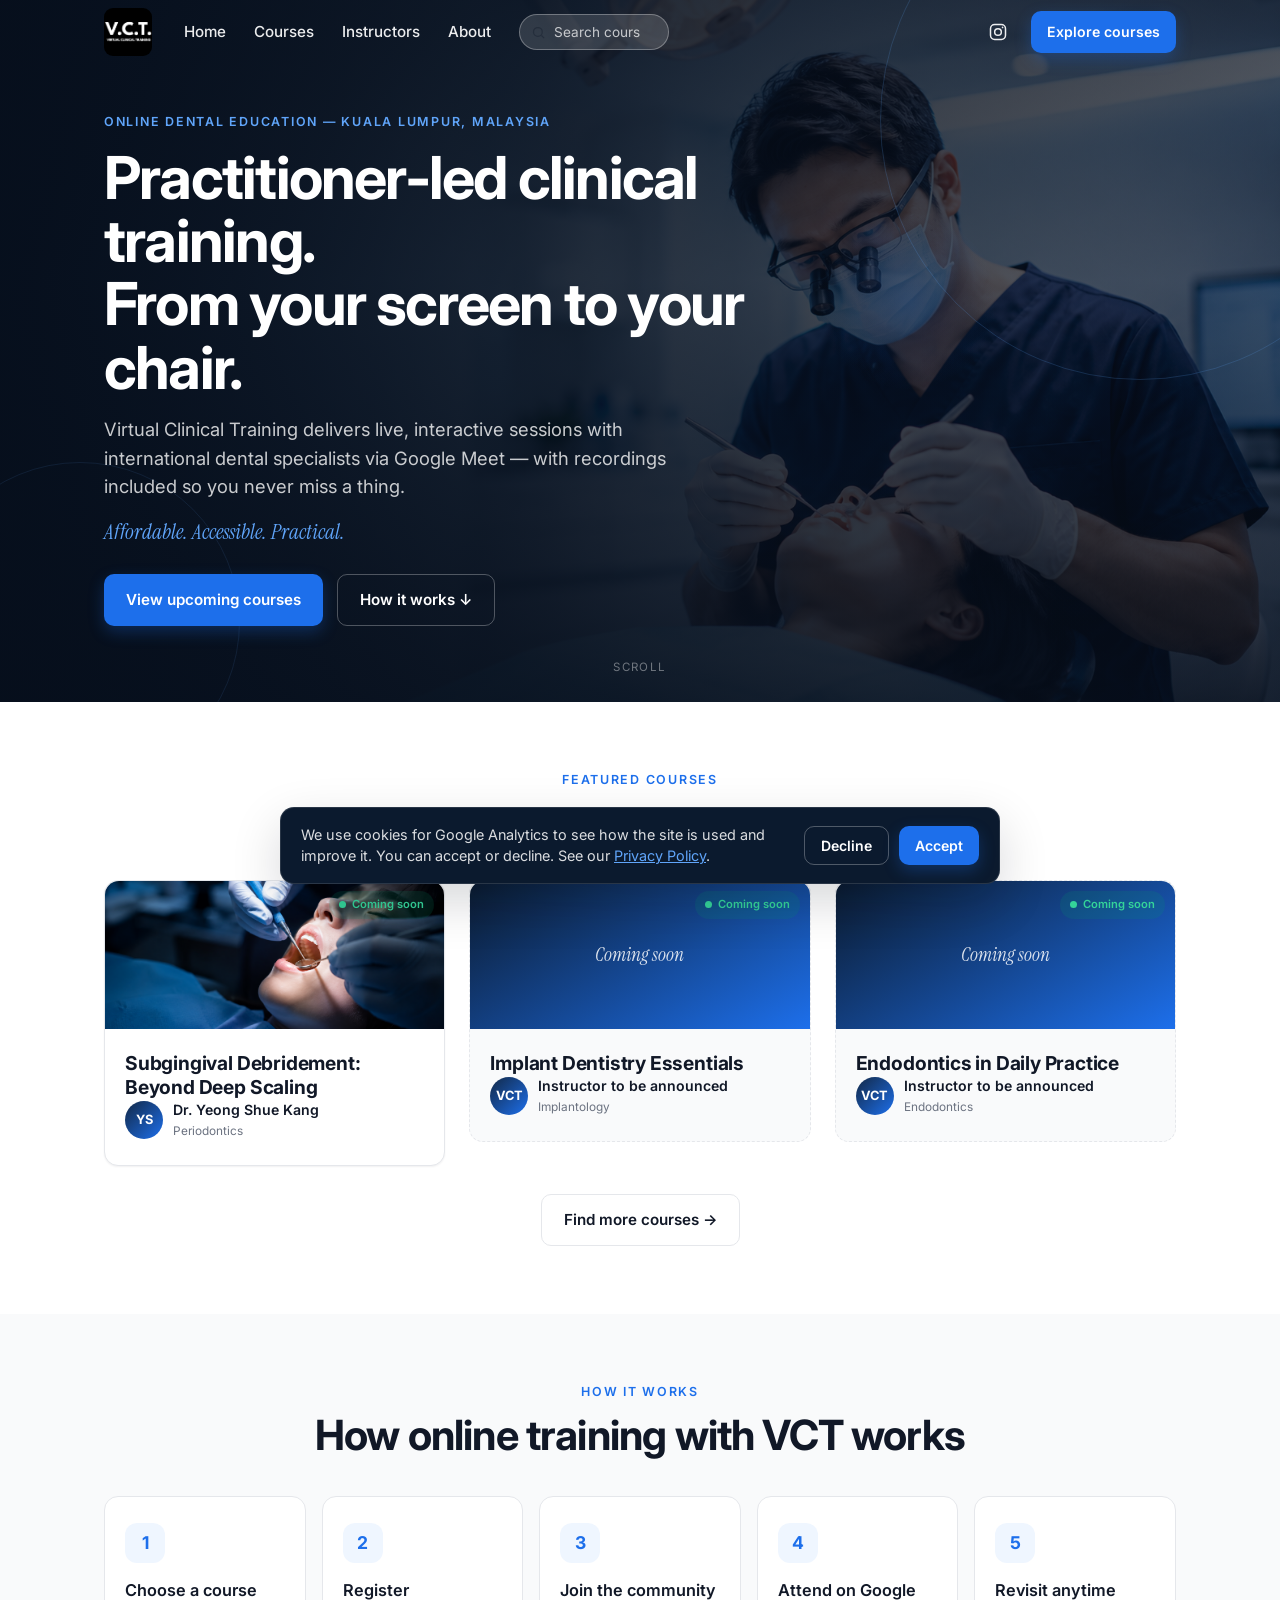
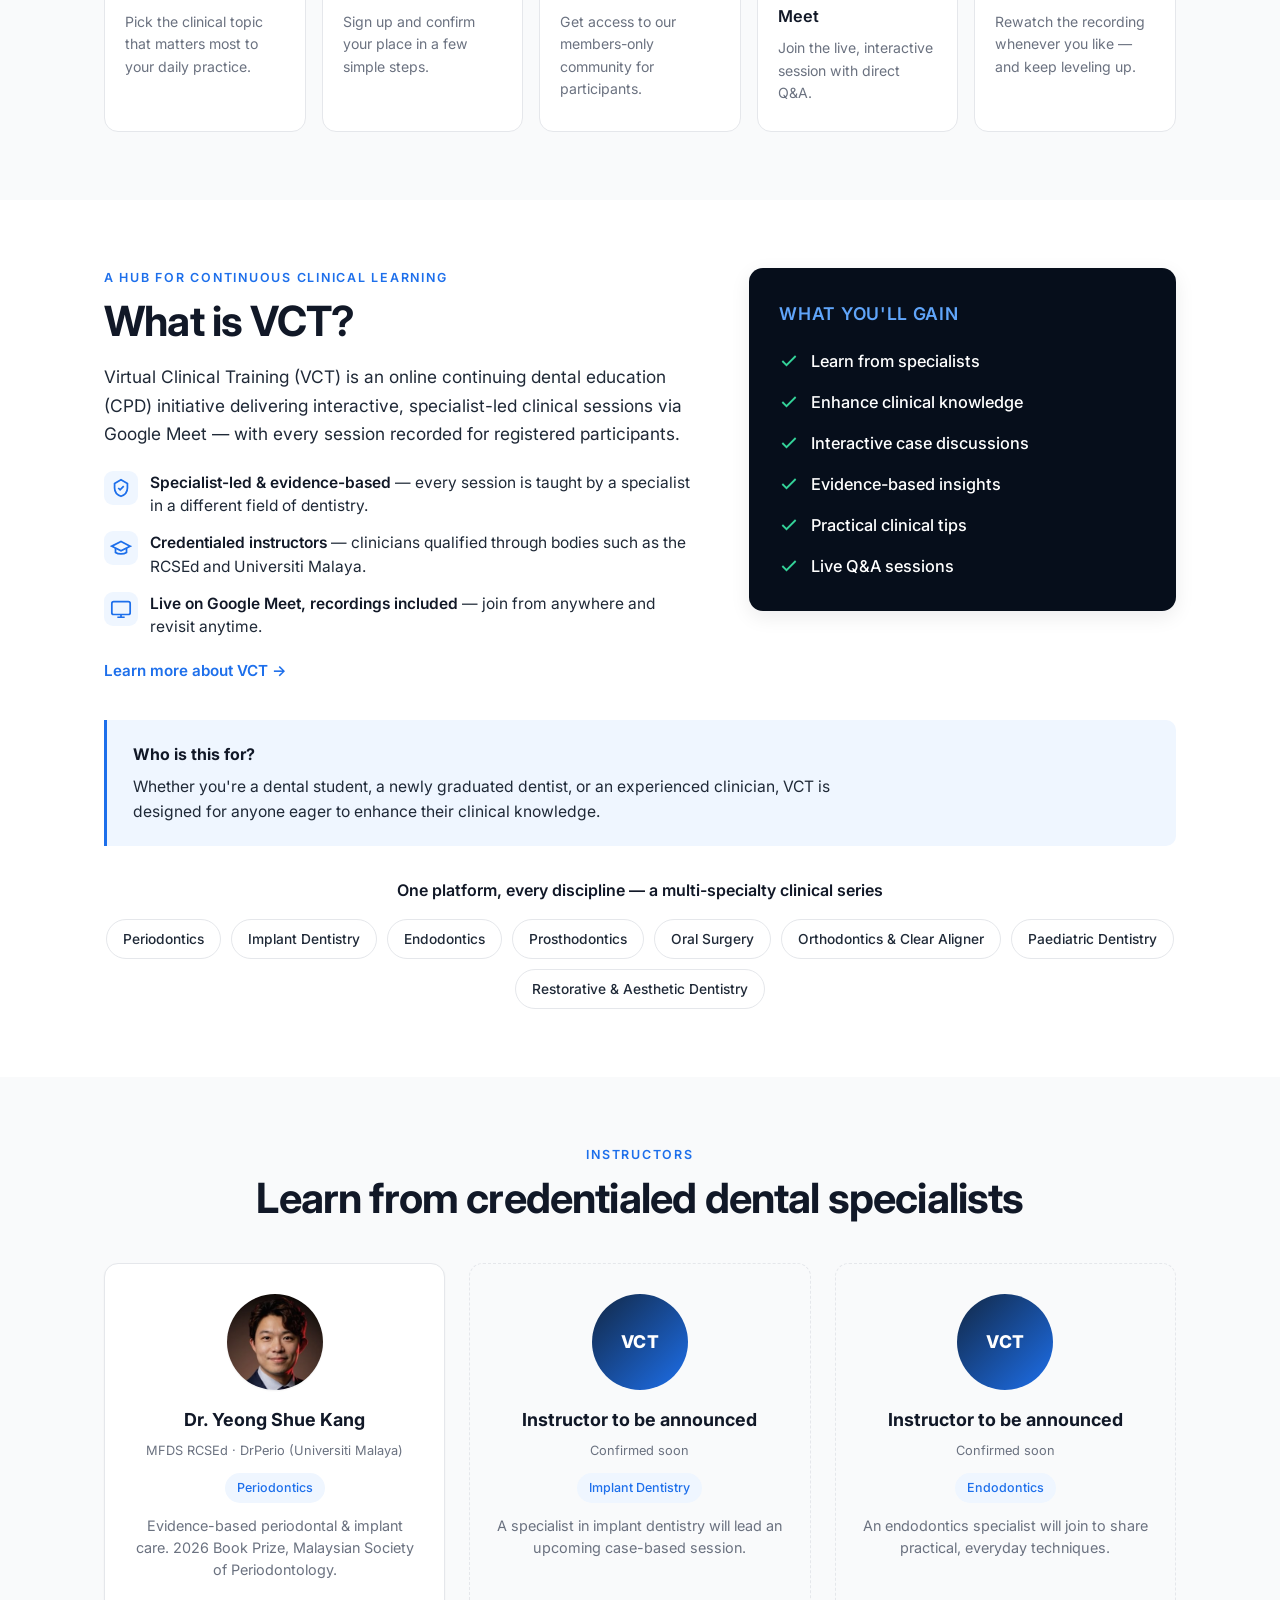
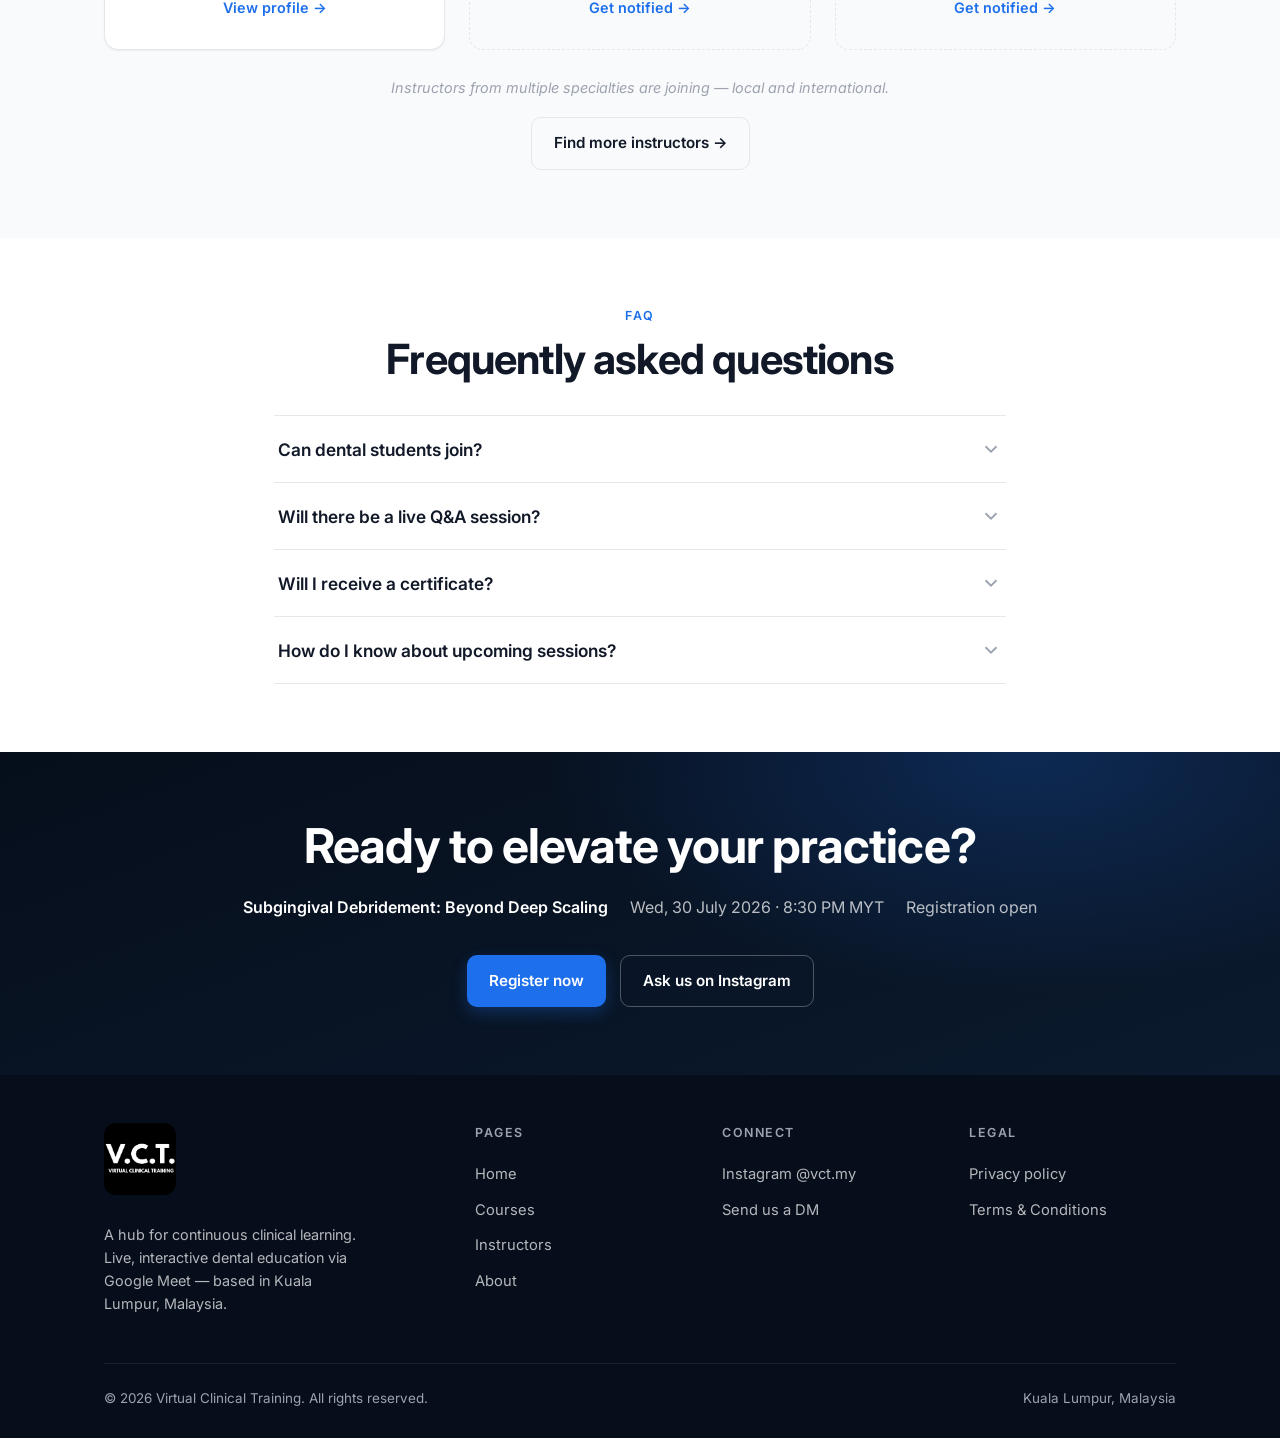
<file: index.html>
<!DOCTYPE html>
<html lang="en">
<head>
  <meta charset="UTF-8">
  <meta name="viewport" content="width=device-width, initial-scale=1.0">
  <meta name="robots" content="noindex, nofollow"><!-- Prototype: keep out of search until the real WordPress site launches -->
  <title>Virtual Clinical Training — Practitioner-led online dental education | Kuala Lumpur</title>
  <meta name="description" content="Virtual Clinical Training delivers live, interactive dental training with international specialists via Google Meet. Affordable, accessible and practical — recordings included.">
  <link rel="canonical" href="https://virtualclinicaltraining.example/">
  <link rel="icon" href="images/brand-logo.png" type="image/png">

  <!-- Open Graph -->
  <meta property="og:type" content="website">
  <meta property="og:title" content="Virtual Clinical Training — Practitioner-led online dental education">
  <meta property="og:description" content="Live, interactive clinical training with international dental specialists via Google Meet. Recordings included.">
  <meta property="og:image" content="https://virtualclinicaltraining.example/og-image.jpg">
  <meta property="og:url" content="https://virtualclinicaltraining.example/">

  <!-- Fonts -->
  <link rel="preconnect" href="https://fonts.googleapis.com">
  <link rel="preconnect" href="https://fonts.gstatic.com" crossorigin>
  <link href="https://fonts.googleapis.com/css2?family=Inter:wght@400;500;600;700;800&family=Instrument+Serif:ital@0;1&display=swap" rel="stylesheet">

  <link rel="stylesheet" href="style.css">

  <!-- Structured data: Organization + WebSite + EducationalOrganization -->
  <script type="application/ld+json">
  {
    "@context": "https://schema.org",
    "@graph": [
      {
        "@type": "EducationalOrganization",
        "@id": "https://virtualclinicaltraining.example/#org",
        "name": "Virtual Clinical Training",
        "alternateName": "V.C.T.",
        "url": "https://virtualclinicaltraining.example/",
        "email": "virtualclinicaltraining@gmail.com",
        "sameAs": ["https://www.instagram.com/vct.my/"],
        "address": {
          "@type": "PostalAddress",
          "addressLocality": "Kuala Lumpur",
          "addressCountry": "Malaysia"
        },
        "description": "Virtual Clinical Training delivers live, interactive online dental education with international specialists via Google Meet."
      },
      {
        "@type": "WebSite",
        "@id": "https://virtualclinicaltraining.example/#website",
        "url": "https://virtualclinicaltraining.example/",
        "name": "Virtual Clinical Training",
        "publisher": { "@id": "https://virtualclinicaltraining.example/#org" }
      }
    ]
  }
  </script>

  <!-- Structured data: FAQPage -->
  <script type="application/ld+json">
  {
    "@context": "https://schema.org",
    "@type": "FAQPage",
    "mainEntity": [
      {
        "@type": "Question",
        "name": "Can dental students join?",
        "acceptedAnswer": { "@type": "Answer", "text": "Absolutely. VCT is designed for both dental students and dentists. You'll gain early exposure to real clinical discussions, learn from experienced specialists, and build a stronger foundation in evidence-based dentistry." }
      },
      {
        "@type": "Question",
        "name": "Will there be a live Q&A session?",
        "acceptedAnswer": { "@type": "Answer", "text": "Yes. Every VCT session includes a live Q&A where you can interact directly and join the discussion with our invited speaker." }
      },
      {
        "@type": "Question",
        "name": "Will I receive a certificate?",
        "acceptedAnswer": { "@type": "Answer", "text": "Yes. An e-certificate is awarded to eligible participants after the session, subject to meeting the minimum attendance requirement and completing the post-session evaluation." }
      },
      {
        "@type": "Question",
        "name": "How do I know about upcoming sessions?",
        "acceptedAnswer": { "@type": "Answer", "text": "Follow us on Instagram @vct.my and stay tuned for announcements on new speakers and topics." }
      }
    ]
  }
  </script>

  <!-- Structured data: featured Course + Event -->
  <script type="application/ld+json">
  {
    "@context": "https://schema.org",
    "@type": "Course",
    "name": "Subgingival Debridement: Beyond Deep Scaling",
    "description": "A live, interactive online session exploring subgingival debridement beyond the concept of deep scaling — covering common mistakes, step-by-step clinical approaches, re-evaluation strategies, and practical tips for long-term periodontal stability.",
    "url": "https://virtualclinicaltraining.example/course-subgingival-debridement.html",
    "inLanguage": "en",
    "provider": { "@id": "https://virtualclinicaltraining.example/#org" },
    "hasCourseInstance": {
      "@type": "CourseInstance",
      "courseMode": "online",
      "eventAttendanceMode": "https://schema.org/OnlineEventAttendanceMode",
      "startDate": "2026-07-30T20:30:00+08:00",
      "endDate": "2026-07-30T22:30:00+08:00",
      "location": {
        "@type": "VirtualLocation",
        "url": "https://meet.google.com/"
      },
      "instructor": {
        "@type": "Person",
        "name": "Dr. Yeong Shue Kang",
        "jobTitle": "Periodontist",
        "alumniOf": "Universiti Malaya"
      }
    }
  }
  </script>
</head>
<body>

  <!-- ============================ HEADER ============================ -->
  <header class="site-header at-top" id="header">
    <div class="container">
      <a href="index.html" class="logo" aria-label="Virtual Clinical Training home">
        <img src="images/brand-logo.png" alt="Virtual Clinical Training (V.C.T.)" class="logo-img" width="48" height="48">
      </a>

      <nav class="nav" aria-label="Primary">
        <a href="index.html">Home</a>
        <a href="courses.html">Courses</a>
        <a href="instructors.html">Instructors</a>
        <a href="about.html">About</a>
        <form class="nav-search" role="search" action="courses.html" method="get">
          <svg class="search-ic" viewBox="0 0 24 24" fill="none" stroke="currentColor" stroke-width="2" aria-hidden="true"><circle cx="11" cy="11" r="7"/><path d="M21 21l-4.3-4.3"/></svg>
          <input type="search" name="q" placeholder="Search courses" aria-label="Search courses">
        </form>
      </nav>

      <div class="header-actions">
        <a href="https://www.instagram.com/vct.my/" target="_blank" rel="noopener" class="icon-btn desktop-only" aria-label="Instagram">
          <svg viewBox="0 0 24 24" fill="none" stroke="currentColor" stroke-width="1.8"><rect x="3" y="3" width="18" height="18" rx="5"/><circle cx="12" cy="12" r="4"/><circle cx="17.5" cy="6.5" r="1" fill="currentColor" stroke="none"/></svg>
        </a>
        <a href="courses.html" class="btn btn-primary btn-sm">Explore courses</a>
      </div>

      <button class="hamburger" id="hamburger" aria-label="Open menu">
        <svg viewBox="0 0 24 24" fill="none" stroke="currentColor" stroke-width="2"><line x1="4" y1="7" x2="20" y2="7"/><line x1="4" y1="12" x2="20" y2="12"/><line x1="4" y1="17" x2="20" y2="17"/></svg>
      </button>
    </div>
  </header>

  <!-- Mobile nav drawer -->
  <div class="mobile-nav" id="mobileNav">
    <div class="mobile-nav-head">
      <span class="logo"><img src="images/brand-logo.png" alt="Virtual Clinical Training (V.C.T.)" class="logo-img" width="44" height="44"></span>
      <button class="icon-btn" id="mobileClose" aria-label="Close menu">
        <svg viewBox="0 0 24 24" fill="none" stroke="currentColor" stroke-width="2"><line x1="6" y1="6" x2="18" y2="18"/><line x1="18" y1="6" x2="6" y2="18"/></svg>
      </button>
    </div>
    <ul>
      <li><a href="index.html">Home</a></li>
      <li><a href="courses.html">Courses</a></li>
      <li><a href="instructors.html">Instructors</a></li>
      <li><a href="about.html">About</a></li>
    </ul>
    <form class="mobile-search" role="search" action="courses.html" method="get">
      <input type="search" name="q" placeholder="Search courses" aria-label="Search courses">
    </form>
    <a href="courses.html" class="btn btn-primary">Explore courses</a>
    <div class="mobile-nav-social">
      <a href="https://www.instagram.com/vct.my/" target="_blank" rel="noopener" class="icon-btn" aria-label="Instagram">
        <svg viewBox="0 0 24 24" fill="none" stroke="currentColor" stroke-width="1.8"><rect x="3" y="3" width="18" height="18" rx="5"/><circle cx="12" cy="12" r="4"/><circle cx="17.5" cy="6.5" r="1" fill="currentColor" stroke="none"/></svg>
      </a>
    </div>
  </div>

  <main>
    <!-- ==================== 01 — HERO ==================== -->
    <section class="hero" id="hero">
      <!-- Background image slideshow (crossfade). Add more slides as new images are created (hero-3, hero-4, hero-5). -->
      <div class="hero-slideshow" aria-hidden="true">
        <div class="hero-slide active" style="background-image:url('images/01%20Top-page/Home-hero-1.png')"></div>
        <div class="hero-slide" style="background-image:url('images/01%20Top-page/Home-hero-2.png')"></div>
      </div>
      <div class="hero-overlay"></div>
      <div class="hero-shape s1"></div>
      <div class="hero-shape s2"></div>
      <div class="hero-shape s3"></div>

      <div class="container">
        <div class="hero-inner">
          <p class="eyebrow anim d1">Online dental education — Kuala Lumpur, Malaysia</p>
          <h1 class="anim d2">Practitioner-led clinical training.<br>From your screen to your chair.</h1>
          <p class="hero-sub anim d3">Virtual Clinical Training delivers live, interactive sessions with international dental specialists via Google Meet — with recordings included so you never miss a thing.</p>
          <p class="hero-tagline anim d3">Affordable. Accessible. Practical.</p>
          <div class="hero-cta anim d4">
            <a href="courses.html" class="btn btn-primary">View upcoming courses</a>
            <a href="#howit" class="btn btn-ghost">How it works ↓</a>
          </div>
        </div>
      </div>
      <div class="scroll-hint">Scroll</div>
    </section>

    <!-- ==================== 02 — FEATURED / UPCOMING COURSES ==================== -->
    <section class="section featured">
      <div class="container">
        <div class="featured-head reveal">
          <p class="eyebrow">Featured courses</p>
          <h2 class="section-title" style="margin-top:10px">Sessions now open for registration</h2>
        </div>

        <div class="course-cards">
          <!-- Course 1 — currently recruiting -->
          <a href="course-subgingival-debridement.html" class="course-card reveal">
            <div class="course-thumb">
              <img src="images/02%20Courses/ID260725-thumbnail.png" alt="Subgingival Debridement course thumbnail">
              <!-- Hover-preview video (plays on mouseover, desktop only). Drop the clip at the path below to activate. -->
              <video class="thumb-video" muted loop playsinline preload="none" poster="images/02%20Courses/ID260725-thumbnail.png">
                <source src="images/02%20Courses/ID260725-preview.mp4" type="video/mp4">
              </video>
              <span class="thumb-badge badge badge-green"><span class="dot"></span> Coming soon</span>
            </div>
            <div class="course-card-body">
              <h3>Subgingival Debridement: Beyond Deep Scaling</h3>
              <div class="card-instructor">
                <div class="avatar">YS</div>
                <div>
                  <div class="name">Dr. Yeong Shue Kang</div>
                  <div class="cred">Periodontics</div>
                </div>
              </div>
              <div class="fc-reveal">
                <div class="card-meta">
                  <span><svg viewBox="0 0 24 24" fill="none" stroke="currentColor" stroke-width="2"><circle cx="12" cy="12" r="9"/><path d="M12 7v5l3 2"/></svg>30 Jul 2026 · Wed · 8:30–10:30 PM (MYT)</span>
                  <span><svg viewBox="0 0 24 24" fill="none" stroke="currentColor" stroke-width="2"><rect x="2" y="4" width="20" height="14" rx="2"/><path d="M8 21h8"/></svg>Live on Google Meet · recording included</span>
                </div>
                <p class="card-quote">"Why do some periodontal cases respond beautifully, while others keep struggling?"</p>
                <div class="card-tags">
                  <span class="tag">Periodontics</span>
                  <span class="tag">Non-surgical</span>
                </div>
                <span class="card-cta">View details &amp; register →</span>
              </div>
            </div>
          </a>

          <!-- Course 2 — coming soon (placeholder) -->
          <a href="courses.html" class="course-card is-soon reveal d1">
            <div class="course-thumb placeholder">
              <span class="thumb-label">Coming soon</span>
              <span class="thumb-badge badge badge-green"><span class="dot"></span> Coming soon</span>
            </div>
            <div class="course-card-body">
              <h3>Implant Dentistry Essentials</h3>
              <div class="card-instructor">
                <div class="avatar">VCT</div>
                <div>
                  <div class="name">Instructor to be announced</div>
                  <div class="cred">Implantology</div>
                </div>
              </div>
              <div class="fc-reveal">
                <div class="card-meta">
                  <span><svg viewBox="0 0 24 24" fill="none" stroke="currentColor" stroke-width="2"><circle cx="12" cy="12" r="9"/><path d="M12 7v5l3 2"/></svg>Date to be announced</span>
                  <span><svg viewBox="0 0 24 24" fill="none" stroke="currentColor" stroke-width="2"><rect x="2" y="4" width="20" height="14" rx="2"/><path d="M8 21h8"/></svg>Live on Google Meet · recording included</span>
                </div>
                <p class="card-quote">"From case selection to placement — building predictable implant outcomes."</p>
                <div class="card-tags">
                  <span class="tag">Implant Dentistry</span>
                </div>
                <span class="card-cta">Get notified →</span>
              </div>
            </div>
          </a>

          <!-- Course 3 — coming soon (placeholder) -->
          <a href="courses.html" class="course-card is-soon reveal d2">
            <div class="course-thumb placeholder">
              <span class="thumb-label">Coming soon</span>
              <span class="thumb-badge badge badge-green"><span class="dot"></span> Coming soon</span>
            </div>
            <div class="course-card-body">
              <h3>Endodontics in Daily Practice</h3>
              <div class="card-instructor">
                <div class="avatar">VCT</div>
                <div>
                  <div class="name">Instructor to be announced</div>
                  <div class="cred">Endodontics</div>
                </div>
              </div>
              <div class="fc-reveal">
                <div class="card-meta">
                  <span><svg viewBox="0 0 24 24" fill="none" stroke="currentColor" stroke-width="2"><circle cx="12" cy="12" r="9"/><path d="M12 7v5l3 2"/></svg>Date to be announced</span>
                  <span><svg viewBox="0 0 24 24" fill="none" stroke="currentColor" stroke-width="2"><rect x="2" y="4" width="20" height="14" rx="2"/><path d="M8 21h8"/></svg>Live on Google Meet · recording included</span>
                </div>
                <p class="card-quote">"Confident, efficient root canal therapy — the techniques that make the difference."</p>
                <div class="card-tags">
                  <span class="tag">Endodontics</span>
                </div>
                <span class="card-cta">Get notified →</span>
              </div>
            </div>
          </a>
        </div>

        <div class="find-more">
          <a href="courses.html" class="btn btn-ghost-dark">Find more courses →</a>
        </div>
      </div>
    </section>

    <!-- ==================== 04 — HOW IT WORKS ==================== -->
    <section class="section howit" id="howit">
      <div class="container">
        <div class="featured-head reveal">
          <p class="eyebrow">How it works</p>
          <h2 class="section-title" style="margin-top:10px">How online training with VCT works</h2>
        </div>
        <div class="steps steps-5">
          <div class="step-card reveal">
            <div class="step-num">1</div>
            <h3>Choose a course</h3>
            <p>Pick the clinical topic that matters most to your daily practice.</p>
          </div>
          <div class="step-card reveal d1">
            <div class="step-num">2</div>
            <h3>Register</h3>
            <p>Sign up and confirm your place in a few simple steps.</p>
          </div>
          <div class="step-card reveal d1">
            <div class="step-num">3</div>
            <h3>Join the community</h3>
            <p>Get access to our members-only community for participants.</p>
          </div>
          <div class="step-card reveal d2">
            <div class="step-num">4</div>
            <h3>Attend on Google Meet</h3>
            <p>Join the live, interactive session with direct Q&amp;A.</p>
          </div>
          <div class="step-card reveal d2">
            <div class="step-num">5</div>
            <h3>Revisit anytime</h3>
            <p>Rewatch the recording whenever you like — and keep leveling up.</p>
          </div>
        </div>
      </div>
    </section>

    <!-- ==================== 05 — ABOUT / WHAT IS VCT ==================== -->
    <section class="section about" id="about">
      <div class="container">
        <div class="about-grid">
          <div class="about-intro reveal">
            <p class="eyebrow">A hub for continuous clinical learning</p>
            <h2 class="section-title" style="margin-top:10px">What is VCT?</h2>
            <p class="about-lead">Virtual Clinical Training (VCT) is an online continuing dental education (CPD) initiative delivering interactive, specialist-led clinical sessions via Google Meet — with every session recorded for registered participants.</p>
            <ul class="why-points">
              <li>
                <svg viewBox="0 0 24 24" fill="none" stroke="currentColor" stroke-width="1.9"><path d="M12 3l7 4v5c0 4.4-3 7.6-7 9-4-1.4-7-4.6-7-9V7l7-4z"/><path d="M9 12l2 2 4-4"/></svg>
                <span><b>Specialist-led &amp; evidence-based</b> — every session is taught by a specialist in a different field of dentistry.</span>
              </li>
              <li>
                <svg viewBox="0 0 24 24" fill="none" stroke="currentColor" stroke-width="1.9"><path d="M22 10L12 5 2 10l10 5 10-5z"/><path d="M6 12v5c3 2 9 2 12 0v-5"/></svg>
                <span><b>Credentialed instructors</b> — clinicians qualified through bodies such as the RCSEd and Universiti Malaya.</span>
              </li>
              <li>
                <svg viewBox="0 0 24 24" fill="none" stroke="currentColor" stroke-width="1.9"><rect x="2" y="4" width="20" height="14" rx="2"/><path d="M8 21h8M12 18v3"/></svg>
                <span><b>Live on Google Meet, recordings included</b> — join from anywhere and revisit anytime.</span>
              </li>
            </ul>
            <a href="about.html" class="link-arrow">Learn more about VCT →</a>
          </div>

          <aside class="about-gain reveal d1">
            <h3>What you'll gain</h3>
            <ul class="gain-list">
              <li><svg viewBox="0 0 24 24" fill="none" stroke="currentColor" stroke-width="2.2"><path d="M20 6 9 17l-5-5"/></svg>Learn from specialists</li>
              <li><svg viewBox="0 0 24 24" fill="none" stroke="currentColor" stroke-width="2.2"><path d="M20 6 9 17l-5-5"/></svg>Enhance clinical knowledge</li>
              <li><svg viewBox="0 0 24 24" fill="none" stroke="currentColor" stroke-width="2.2"><path d="M20 6 9 17l-5-5"/></svg>Interactive case discussions</li>
              <li><svg viewBox="0 0 24 24" fill="none" stroke="currentColor" stroke-width="2.2"><path d="M20 6 9 17l-5-5"/></svg>Evidence-based insights</li>
              <li><svg viewBox="0 0 24 24" fill="none" stroke="currentColor" stroke-width="2.2"><path d="M20 6 9 17l-5-5"/></svg>Practical clinical tips</li>
              <li><svg viewBox="0 0 24 24" fill="none" stroke="currentColor" stroke-width="2.2"><path d="M20 6 9 17l-5-5"/></svg>Live Q&amp;A sessions</li>
            </ul>
          </aside>
        </div>

        <div class="who-for reveal">
          <span class="who-for-label">Who is this for?</span>
          <p>Whether you're a dental student, a newly graduated dentist, or an experienced clinician, VCT is designed for anyone eager to enhance their clinical knowledge.</p>
        </div>

        <div class="specialties reveal">
          <p class="specialties-label">One platform, every discipline — a multi-specialty clinical series</p>
          <ul class="chip-row">
            <li>Periodontics</li>
            <li>Implant Dentistry</li>
            <li>Endodontics</li>
            <li>Prosthodontics</li>
            <li>Oral Surgery</li>
            <li>Orthodontics &amp; Clear Aligner</li>
            <li>Paediatric Dentistry</li>
            <li>Restorative &amp; Aesthetic Dentistry</li>
          </ul>
        </div>
      </div>
    </section>

    <!-- ==================== 06 — INSTRUCTOR SPOTLIGHT ==================== -->
    <section class="section spotlight">
      <div class="container">
        <div class="featured-head reveal">
          <p class="eyebrow">Instructors</p>
          <h2 class="section-title" style="margin-top:10px">Learn from credentialed dental specialists</h2>
        </div>

        <div class="inst-cards">
          <!-- Instructor 1 — Dr. Yeong (confirmed) -->
          <a href="instructors.html" class="inst-card reveal">
            <img src="images/03%20Instructor/Dr.%20Yeong%20Shue%20Kang.png" alt="Dr. Yeong Shue Kang, periodontist and Virtual Clinical Training instructor" class="inst-photo" width="96" height="96" loading="lazy">
            <h3>Dr. Yeong Shue Kang</h3>
            <p class="cred">MFDS RCSEd · DrPerio (Universiti Malaya)</p>
            <div class="tags">
              <span class="tag">Periodontics</span>
            </div>
            <p class="inst-bio">Evidence-based periodontal &amp; implant care. 2026 Book Prize, Malaysian Society of Periodontology.</p>
            <span class="card-cta">View profile →</span>
          </a>

          <!-- Instructor 2 — to be announced -->
          <a href="instructors.html" class="inst-card is-soon reveal d1">
            <span class="inst-avatar">VCT</span>
            <h3>Instructor to be announced</h3>
            <p class="cred">Confirmed soon</p>
            <div class="tags">
              <span class="tag">Implant Dentistry</span>
            </div>
            <p class="inst-bio">A specialist in implant dentistry will lead an upcoming case-based session.</p>
            <span class="card-cta">Get notified →</span>
          </a>

          <!-- Instructor 3 — to be announced -->
          <a href="instructors.html" class="inst-card is-soon reveal d2">
            <span class="inst-avatar">VCT</span>
            <h3>Instructor to be announced</h3>
            <p class="cred">Confirmed soon</p>
            <div class="tags">
              <span class="tag">Endodontics</span>
            </div>
            <p class="inst-bio">An endodontics specialist will join to share practical, everyday techniques.</p>
            <span class="card-cta">Get notified →</span>
          </a>
        </div>

        <p class="spotlight-more">Instructors from multiple specialties are joining — local and international.</p>
        <div class="find-more">
          <a href="instructors.html" class="btn btn-ghost-dark">Find more instructors →</a>
        </div>
      </div>
    </section>

    <!-- ==================== 07 — FAQ ==================== -->
    <section class="section faq">
      <div class="container container-narrow">
        <div class="featured-head reveal">
          <p class="eyebrow">FAQ</p>
          <h2 class="section-title" style="margin-top:10px">Frequently asked questions</h2>
        </div>
        <div class="faq-list reveal">
          <div class="faq-item">
            <button class="faq-q" aria-expanded="false">
              <span>Can dental students join?</span>
              <svg class="faq-chevron" viewBox="0 0 24 24" fill="none" stroke="currentColor" stroke-width="2"><path d="M6 9l6 6 6-6"/></svg>
            </button>
            <div class="faq-a"><p>Absolutely. VCT is designed for both dental students and dentists. You'll gain early exposure to real clinical discussions, learn from experienced specialists, and build a stronger foundation in evidence-based dentistry.</p></div>
          </div>
          <div class="faq-item">
            <button class="faq-q" aria-expanded="false">
              <span>Will there be a live Q&amp;A session?</span>
              <svg class="faq-chevron" viewBox="0 0 24 24" fill="none" stroke="currentColor" stroke-width="2"><path d="M6 9l6 6 6-6"/></svg>
            </button>
            <div class="faq-a"><p>Yes. Every VCT session includes a live Q&amp;A where you can interact directly and join the discussion with our invited speaker — so bring your questions.</p></div>
          </div>
          <div class="faq-item">
            <button class="faq-q" aria-expanded="false">
              <span>Will I receive a certificate?</span>
              <svg class="faq-chevron" viewBox="0 0 24 24" fill="none" stroke="currentColor" stroke-width="2"><path d="M6 9l6 6 6-6"/></svg>
            </button>
            <div class="faq-a"><p>Yes. An e-certificate is awarded to eligible participants after the session, subject to meeting the minimum attendance requirement and completing the post-session evaluation.</p></div>
          </div>
          <div class="faq-item">
            <button class="faq-q" aria-expanded="false">
              <span>How do I know about upcoming sessions?</span>
              <svg class="faq-chevron" viewBox="0 0 24 24" fill="none" stroke="currentColor" stroke-width="2"><path d="M6 9l6 6 6-6"/></svg>
            </button>
            <div class="faq-a"><p>Follow us on Instagram <a href="https://www.instagram.com/vct.my/" target="_blank" rel="noopener">@vct.my</a> and stay tuned for announcements on new speakers and topics.</p></div>
          </div>
        </div>
      </div>
    </section>

    <!-- ==================== 08 — BOTTOM CTA ==================== -->
    <section class="section cta-band">
      <div class="container">
        <h2>Ready to elevate your practice?</h2>
        <div class="cta-course-info">
          <span><b>Subgingival Debridement: Beyond Deep Scaling</b></span>
          <span>Wed, 30 July 2026 · 8:30 PM MYT</span>
          <span>Registration open</span>
        </div>
        <div class="cta-actions">
          <a href="course-subgingival-debridement.html" class="btn btn-primary">Register now</a>
          <a href="https://ig.me/m/vct.my" target="_blank" rel="noopener" class="btn btn-ghost">Ask us on Instagram</a>
        </div>
      </div>
    </section>
  </main>

  <!-- ============================ FOOTER ============================ -->
  <footer class="site-footer">
    <div class="container">
      <div class="footer-grid">
        <div class="footer-brand">
          <a href="index.html" class="logo">
            <img src="images/brand-logo.png" alt="Virtual Clinical Training (V.C.T.)" class="logo-img footer-logo-img" width="72" height="72">
          </a>
          <p>A hub for continuous clinical learning. Live, interactive dental education via Google Meet — based in Kuala Lumpur, Malaysia.</p>
        </div>
        <div>
          <h4>Pages</h4>
          <ul>
            <li><a href="index.html">Home</a></li>
            <li><a href="courses.html">Courses</a></li>
            <li><a href="instructors.html">Instructors</a></li>
            <li><a href="about.html">About</a></li>
          </ul>
        </div>
        <div>
          <h4>Connect</h4>
          <ul>
            <li><a href="https://www.instagram.com/vct.my/" target="_blank" rel="noopener">Instagram @vct.my</a></li>
            <li><a href="https://ig.me/m/vct.my" target="_blank" rel="noopener">Send us a DM</a></li>
          </ul>
        </div>
        <div>
          <h4>Legal</h4>
          <ul>
            <li><a href="privacy.html">Privacy policy</a></li>
            <li><a href="terms.html">Terms &amp; Conditions</a></li>
          </ul>
        </div>
      </div>
      <div class="footer-bottom">
        <span>© 2026 Virtual Clinical Training. All rights reserved.</span>
        <span>Kuala Lumpur, Malaysia</span>
      </div>
    </div>
  </footer>

  <!-- ============================ Mobile fixed CTA bar ============================ -->
  <div class="mobile-cta-bar">
    <span class="price">Next session <small>30 Jul · Google Meet</small></span>
    <a href="course-subgingival-debridement.html" class="btn btn-primary btn-sm">Register now</a>
  </div>

  <!-- ============================ SCRIPTS ============================ -->
  <script>
    // Hero load-in
    window.addEventListener('load', () => document.getElementById('hero').classList.add('loaded'));
    document.addEventListener('DOMContentLoaded', () => document.getElementById('hero').classList.add('loaded'));

    // Header state (transparent over hero -> glass on scroll)
    const header = document.getElementById('header');
    const onScroll = () => {
      if (window.scrollY > 50) { header.classList.remove('at-top'); header.classList.add('scrolled'); }
      else { header.classList.add('at-top'); header.classList.remove('scrolled'); }
      // parallax
      document.querySelectorAll('[data-parallax]').forEach(el => {
        const speed = parseFloat(el.dataset.parallax);
        el.style.transform = `translateY(${window.scrollY * speed}px)`;
      });
    };
    window.addEventListener('scroll', onScroll, { passive: true });
    onScroll();

    // Mobile nav
    const mobileNav = document.getElementById('mobileNav');
    document.getElementById('hamburger').addEventListener('click', () => mobileNav.classList.add('open'));
    document.getElementById('mobileClose').addEventListener('click', () => mobileNav.classList.remove('open'));
    mobileNav.querySelectorAll('a').forEach(a => a.addEventListener('click', () => mobileNav.classList.remove('open')));

    // Scroll reveal
    const io = new IntersectionObserver((entries) => {
      entries.forEach(e => { if (e.isIntersecting) { e.target.classList.add('in'); io.unobserve(e.target); } });
    }, { threshold: 0.15 });
    document.querySelectorAll('.reveal').forEach(el => io.observe(el));

    // FAQ accordion
    document.querySelectorAll('.faq-q').forEach(q => {
      q.addEventListener('click', () => {
        const item = q.parentElement;
        const answer = item.querySelector('.faq-a');
        const isOpen = item.classList.toggle('open');
        q.setAttribute('aria-expanded', isOpen);
        answer.style.maxHeight = isOpen ? answer.scrollHeight + 'px' : null;
      });
    });

    // Course card hover-preview video (desktop / mouse only)
    if (window.matchMedia('(hover: hover) and (pointer: fine)').matches) {
      document.querySelectorAll('.course-thumb .thumb-video').forEach(video => {
        const card = video.closest('.course-card');
        if (!card) return;
        card.addEventListener('mouseenter', () => { video.play().catch(() => {}); });
        card.addEventListener('mouseleave', () => { video.pause(); video.currentTime = 0; });
      });
    }

    // Hero background slideshow (crossfade)
    const slides = document.querySelectorAll('.hero-slide');
    if (slides.length > 1) {
      let current = 0;
      setInterval(() => {
        slides[current].classList.remove('active');
        current = (current + 1) % slides.length;
        slides[current].classList.add('active');
      }, 5000);
    }
  </script>

  <!-- Cookie consent + Google Analytics (opt-in) -->
  <script src="cookie-consent.js" defer></script>
</body>
</html>
</file>
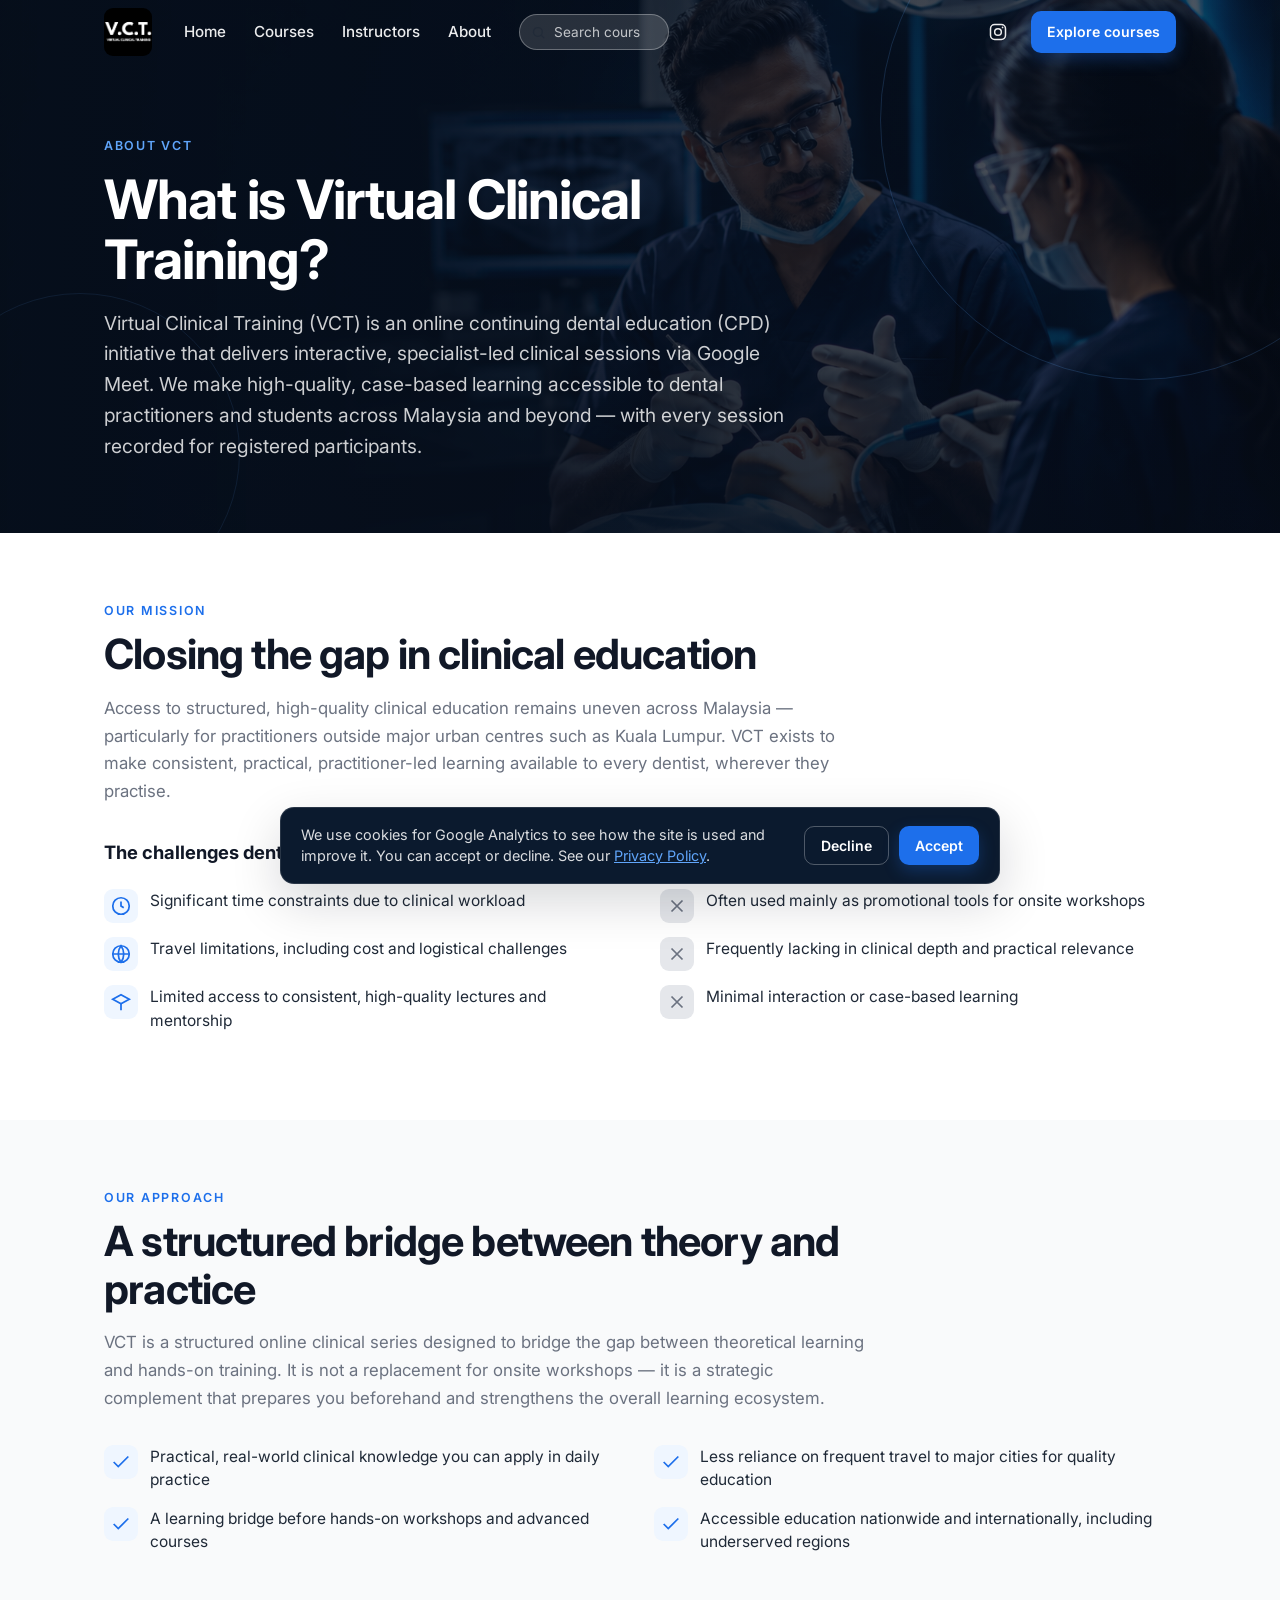
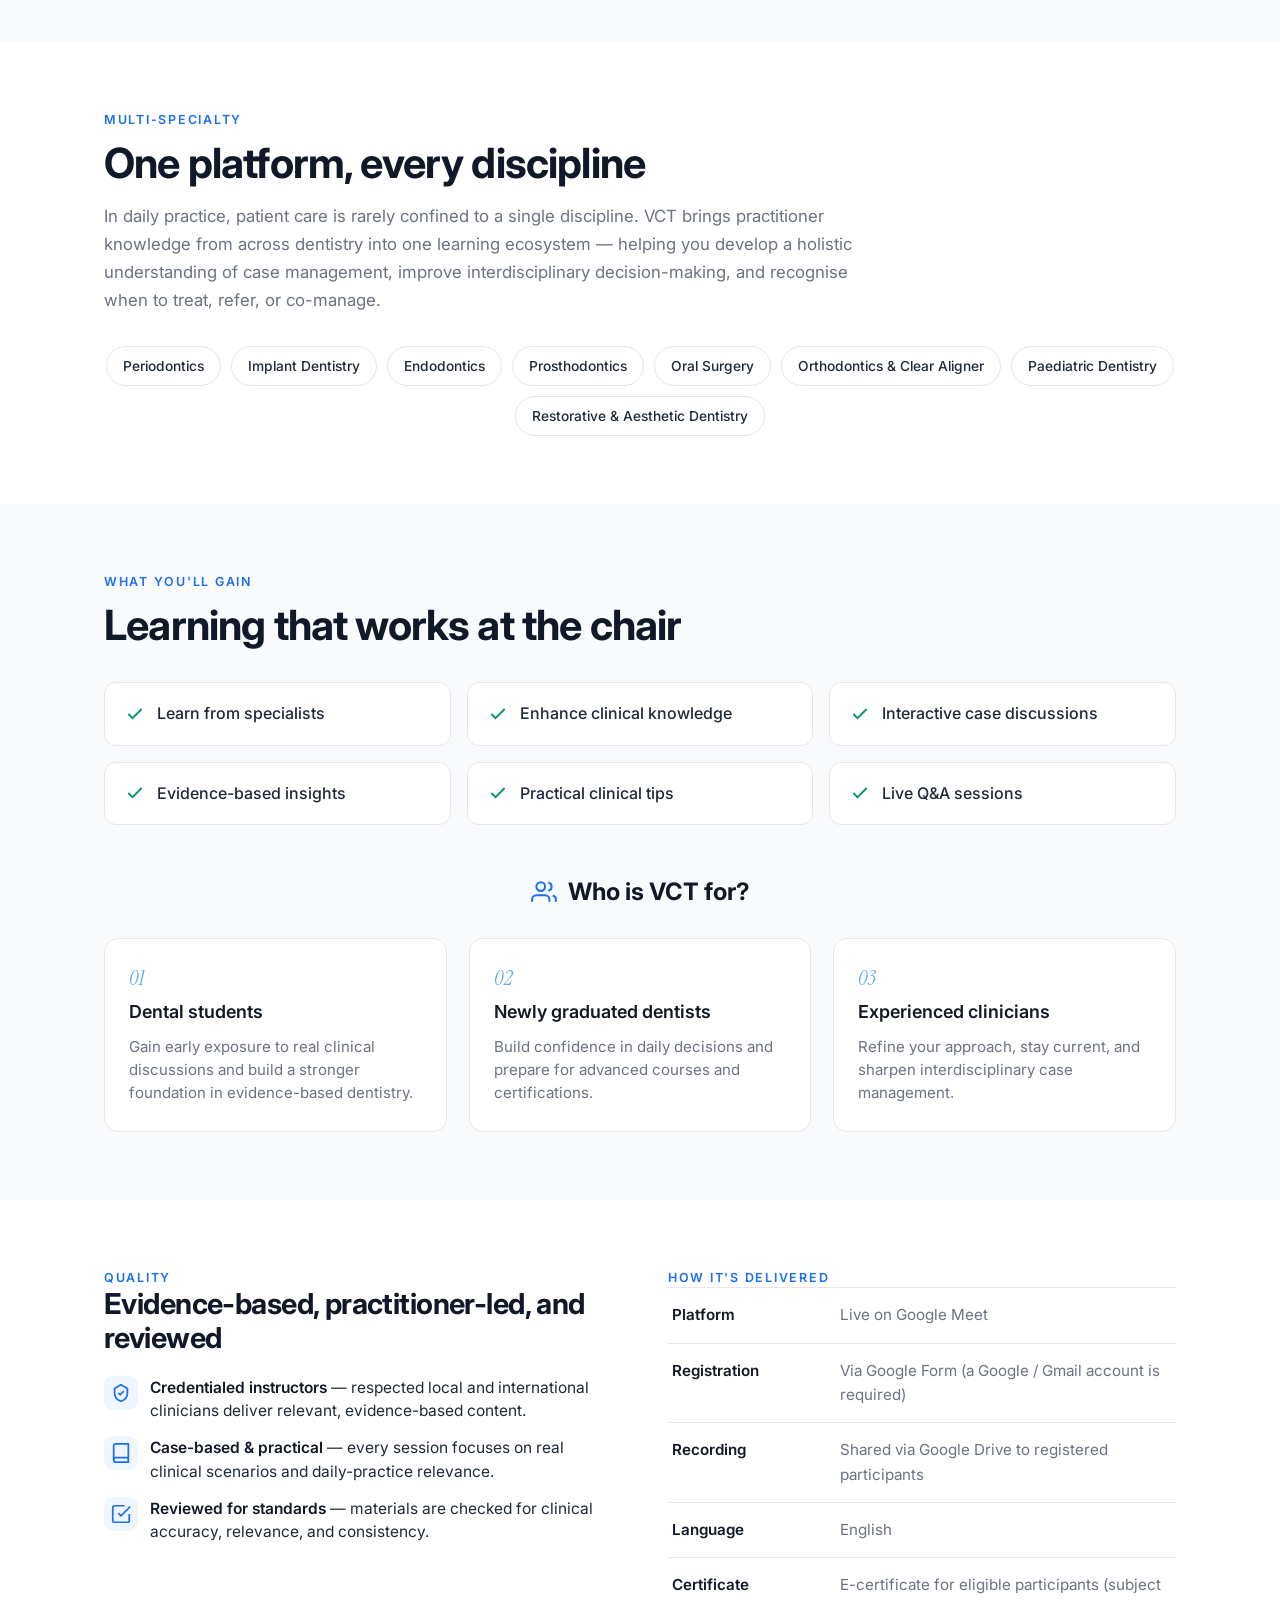
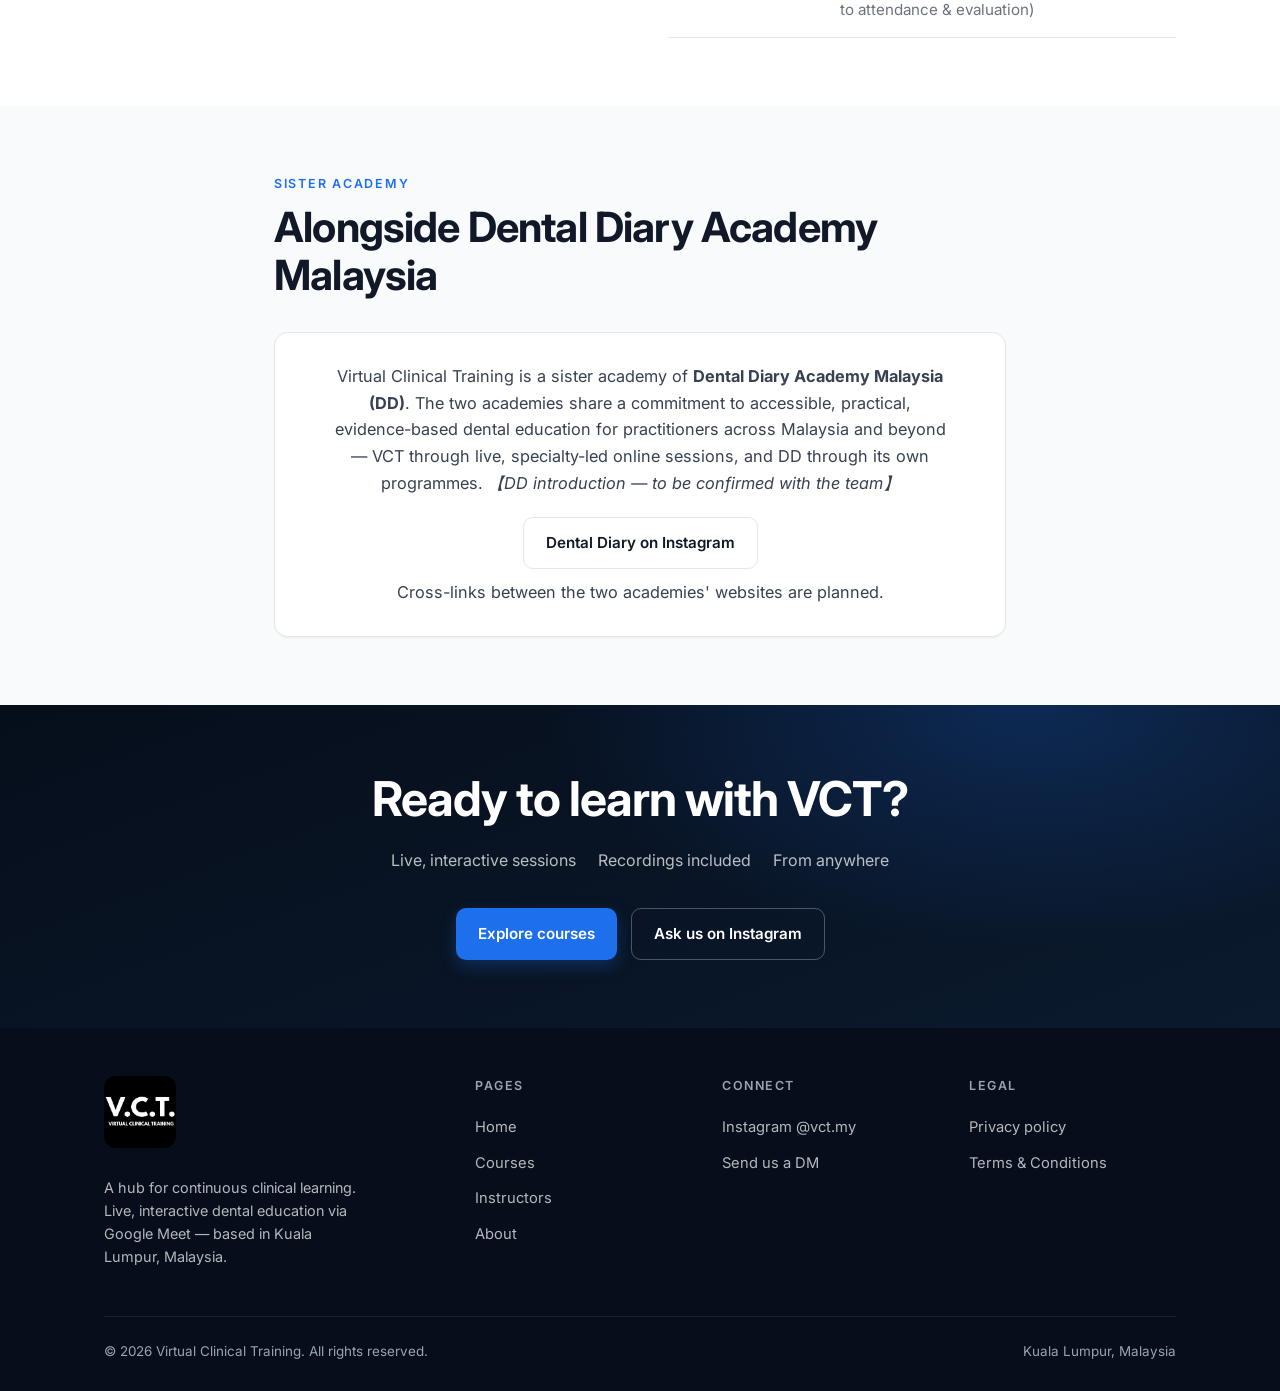
<file: about.html>
<!DOCTYPE html>
<html lang="en">
<head>
  <meta charset="UTF-8">
  <meta name="viewport" content="width=device-width, initial-scale=1.0">
  <meta name="robots" content="noindex, nofollow"><!-- Prototype: keep out of search until the real WordPress site launches -->
  <title>About Virtual Clinical Training — Online dental education in Malaysia</title>
  <meta name="description" content="Virtual Clinical Training (VCT) is an online continuing dental education (CPD) initiative delivering interactive, specialist-led, multi-specialty clinical sessions via Google Meet — accessible across Malaysia and beyond.">
  <link rel="canonical" href="https://virtualclinicaltraining.example/about.html">
  <link rel="icon" href="images/brand-logo.png" type="image/png">

  <!-- Open Graph -->
  <meta property="og:type" content="website">
  <meta property="og:title" content="About Virtual Clinical Training">
  <meta property="og:description" content="An online continuing dental education initiative delivering interactive, specialist-led clinical sessions via Google Meet — accessible across Malaysia and beyond.">
  <meta property="og:image" content="https://virtualclinicaltraining.example/images/brand-logo.png">
  <meta property="og:url" content="https://virtualclinicaltraining.example/about.html">

  <!-- Fonts -->
  <link rel="preconnect" href="https://fonts.googleapis.com">
  <link rel="preconnect" href="https://fonts.gstatic.com" crossorigin>
  <link href="https://fonts.googleapis.com/css2?family=Inter:wght@400;500;600;700;800&family=Instrument+Serif:ital@0;1&display=swap" rel="stylesheet">

  <link rel="stylesheet" href="style.css">

  <!-- Structured data: AboutPage + EducationalOrganization -->
  <script type="application/ld+json">
  {
    "@context": "https://schema.org",
    "@graph": [
      {
        "@type": "EducationalOrganization",
        "@id": "https://virtualclinicaltraining.example/#org",
        "name": "Virtual Clinical Training",
        "alternateName": "V.C.T.",
        "url": "https://virtualclinicaltraining.example/",
        "email": "virtualclinicaltraining@gmail.com",
        "sameAs": ["https://www.instagram.com/vct.my/"],
        "address": { "@type": "PostalAddress", "addressLocality": "Kuala Lumpur", "addressCountry": "Malaysia" },
        "description": "Virtual Clinical Training (VCT) is an online continuing dental education (CPD) initiative delivering interactive, specialist-led, multi-specialty clinical sessions via Google Meet."
      },
      {
        "@type": "AboutPage",
        "url": "https://virtualclinicaltraining.example/about.html",
        "name": "About Virtual Clinical Training",
        "about": { "@id": "https://virtualclinicaltraining.example/#org" }
      }
    ]
  }
  </script>
</head>
<body>

  <!-- ============================ HEADER ============================ -->
  <header class="site-header at-top" id="header">
    <div class="container">
      <a href="index.html" class="logo" aria-label="Virtual Clinical Training home">
        <img src="images/brand-logo.png" alt="Virtual Clinical Training (V.C.T.)" class="logo-img" width="48" height="48">
      </a>

      <nav class="nav" aria-label="Primary">
        <a href="index.html">Home</a>
        <a href="courses.html">Courses</a>
        <a href="instructors.html">Instructors</a>
        <a href="about.html" aria-current="page">About</a>
        <form class="nav-search" role="search" action="courses.html" method="get">
          <svg class="search-ic" viewBox="0 0 24 24" fill="none" stroke="currentColor" stroke-width="2" aria-hidden="true"><circle cx="11" cy="11" r="7"/><path d="M21 21l-4.3-4.3"/></svg>
          <input type="search" name="q" placeholder="Search courses" aria-label="Search courses">
        </form>
      </nav>

      <div class="header-actions">
        <a href="https://www.instagram.com/vct.my/" target="_blank" rel="noopener" class="icon-btn desktop-only" aria-label="Instagram">
          <svg viewBox="0 0 24 24" fill="none" stroke="currentColor" stroke-width="1.8"><rect x="3" y="3" width="18" height="18" rx="5"/><circle cx="12" cy="12" r="4"/><circle cx="17.5" cy="6.5" r="1" fill="currentColor" stroke="none"/></svg>
        </a>
        <a href="courses.html" class="btn btn-primary btn-sm">Explore courses</a>
      </div>

      <button class="hamburger" id="hamburger" aria-label="Open menu">
        <svg viewBox="0 0 24 24" fill="none" stroke="currentColor" stroke-width="2"><line x1="4" y1="7" x2="20" y2="7"/><line x1="4" y1="12" x2="20" y2="12"/><line x1="4" y1="17" x2="20" y2="17"/></svg>
      </button>
    </div>
  </header>

  <!-- Mobile nav drawer -->
  <div class="mobile-nav" id="mobileNav">
    <div class="mobile-nav-head">
      <span class="logo"><img src="images/brand-logo.png" alt="Virtual Clinical Training (V.C.T.)" class="logo-img" width="44" height="44"></span>
      <button class="icon-btn" id="mobileClose" aria-label="Close menu">
        <svg viewBox="0 0 24 24" fill="none" stroke="currentColor" stroke-width="2"><line x1="6" y1="6" x2="18" y2="18"/><line x1="18" y1="6" x2="6" y2="18"/></svg>
      </button>
    </div>
    <ul>
      <li><a href="index.html">Home</a></li>
      <li><a href="courses.html">Courses</a></li>
      <li><a href="instructors.html">Instructors</a></li>
      <li><a href="about.html">About</a></li>
    </ul>
    <form class="mobile-search" role="search" action="courses.html" method="get">
      <input type="search" name="q" placeholder="Search courses" aria-label="Search courses">
    </form>
    <a href="courses.html" class="btn btn-primary">Explore courses</a>
    <div class="mobile-nav-social">
      <a href="https://www.instagram.com/vct.my/" target="_blank" rel="noopener" class="icon-btn" aria-label="Instagram">
        <svg viewBox="0 0 24 24" fill="none" stroke="currentColor" stroke-width="1.8"><rect x="3" y="3" width="18" height="18" rx="5"/><circle cx="12" cy="12" r="4"/><circle cx="17.5" cy="6.5" r="1" fill="currentColor" stroke="none"/></svg>
      </a>
    </div>
  </div>

  <main>
    <!-- ==================== PAGE HERO ==================== -->
    <section class="page-hero">
      <div class="page-hero-bg" style="background-image:url('images/04%20About-page/About-hero-1.png')"></div>
      <div class="page-hero-overlay"></div>
      <div class="hero-shape s1"></div>
      <div class="hero-shape s2"></div>
      <div class="container">
        <p class="eyebrow reveal">About VCT</p>
        <h1 class="reveal">What is Virtual Clinical Training?</h1>
        <p class="lead reveal">Virtual Clinical Training (VCT) is an online continuing dental education (CPD) initiative that delivers interactive, specialist-led clinical sessions via Google Meet. We make high-quality, case-based learning accessible to dental practitioners and students across Malaysia and beyond — with every session recorded for registered participants.</p>
      </div>
    </section>

    <!-- ==================== MISSION / THE GAP ==================== -->
    <section class="section">
      <div class="container">
        <div class="section-head reveal">
          <p class="eyebrow">Our mission</p>
          <h2 class="section-title">Closing the gap in clinical education</h2>
          <p class="section-intro">Access to structured, high-quality clinical education remains uneven across Malaysia — particularly for practitioners outside major urban centres such as Kuala Lumpur. VCT exists to make consistent, practical, practitioner-led learning available to every dentist, wherever they practise.</p>
        </div>

        <div class="split">
          <div class="panel reveal">
            <h3>The challenges dentists face</h3>
            <ul class="why-points">
              <li><svg viewBox="0 0 24 24" fill="none" stroke="currentColor" stroke-width="1.9"><circle cx="12" cy="12" r="9"/><path d="M12 7v5l3 2"/></svg><span>Significant time constraints due to clinical workload</span></li>
              <li><svg viewBox="0 0 24 24" fill="none" stroke="currentColor" stroke-width="1.9"><path d="M3 12h18M12 3a15 15 0 0 1 0 18 15 15 0 0 1 0-18z"/><circle cx="12" cy="12" r="9"/></svg><span>Travel limitations, including cost and logistical challenges</span></li>
              <li><svg viewBox="0 0 24 24" fill="none" stroke="currentColor" stroke-width="1.9"><path d="M12 14l9-5-9-5-9 5 9 5z"/><path d="M12 14v7"/></svg><span>Limited access to consistent, high-quality lectures and mentorship</span></li>
            </ul>
          </div>
          <div class="panel reveal d1">
            <h3>Why typical online sessions fall short</h3>
            <ul class="why-points muted-points">
              <li><svg viewBox="0 0 24 24" fill="none" stroke="currentColor" stroke-width="1.9"><path d="M18 6 6 18M6 6l12 12"/></svg><span>Often used mainly as promotional tools for onsite workshops</span></li>
              <li><svg viewBox="0 0 24 24" fill="none" stroke="currentColor" stroke-width="1.9"><path d="M18 6 6 18M6 6l12 12"/></svg><span>Frequently lacking in clinical depth and practical relevance</span></li>
              <li><svg viewBox="0 0 24 24" fill="none" stroke="currentColor" stroke-width="1.9"><path d="M18 6 6 18M6 6l12 12"/></svg><span>Minimal interaction or case-based learning</span></li>
            </ul>
          </div>
        </div>
      </div>
    </section>

    <!-- ==================== APPROACH ==================== -->
    <section class="section alt">
      <div class="container">
        <div class="section-head reveal">
          <p class="eyebrow">Our approach</p>
          <h2 class="section-title">A structured bridge between theory and practice</h2>
          <p class="section-intro">VCT is a structured online clinical series designed to bridge the gap between theoretical learning and hands-on training. It is not a replacement for onsite workshops — it is a strategic complement that prepares you beforehand and strengthens the overall learning ecosystem.</p>
        </div>
        <ul class="why-points cols-2 reveal">
          <li><svg viewBox="0 0 24 24" fill="none" stroke="currentColor" stroke-width="1.9"><path d="M20 6 9 17l-5-5"/></svg><span>Practical, real-world clinical knowledge you can apply in daily practice</span></li>
          <li><svg viewBox="0 0 24 24" fill="none" stroke="currentColor" stroke-width="1.9"><path d="M20 6 9 17l-5-5"/></svg><span>Less reliance on frequent travel to major cities for quality education</span></li>
          <li><svg viewBox="0 0 24 24" fill="none" stroke="currentColor" stroke-width="1.9"><path d="M20 6 9 17l-5-5"/></svg><span>A learning bridge before hands-on workshops and advanced courses</span></li>
          <li><svg viewBox="0 0 24 24" fill="none" stroke="currentColor" stroke-width="1.9"><path d="M20 6 9 17l-5-5"/></svg><span>Accessible education nationwide and internationally, including underserved regions</span></li>
        </ul>
      </div>
    </section>

    <!-- ==================== MULTI-SPECIALTY ==================== -->
    <section class="section">
      <div class="container">
        <div class="section-head reveal">
          <p class="eyebrow">Multi-specialty</p>
          <h2 class="section-title">One platform, every discipline</h2>
          <p class="section-intro">In daily practice, patient care is rarely confined to a single discipline. VCT brings practitioner knowledge from across dentistry into one learning ecosystem — helping you develop a holistic understanding of case management, improve interdisciplinary decision-making, and recognise when to treat, refer, or co-manage.</p>
        </div>
        <div class="specialties reveal">
          <ul class="chip-row">
            <li>Periodontics</li>
            <li>Implant Dentistry</li>
            <li>Endodontics</li>
            <li>Prosthodontics</li>
            <li>Oral Surgery</li>
            <li>Orthodontics &amp; Clear Aligner</li>
            <li>Paediatric Dentistry</li>
            <li>Restorative &amp; Aesthetic Dentistry</li>
          </ul>
        </div>
      </div>
    </section>

    <!-- ==================== WHAT YOU'LL GAIN + WHO ==================== -->
    <section class="section alt">
      <div class="container">
        <div class="section-head reveal">
          <p class="eyebrow">What you'll gain</p>
          <h2 class="section-title">Learning that works at the chair</h2>
        </div>
        <ul class="gain-grid reveal">
          <li><svg viewBox="0 0 24 24" fill="none" stroke="currentColor" stroke-width="2.2"><path d="M20 6 9 17l-5-5"/></svg>Learn from specialists</li>
          <li><svg viewBox="0 0 24 24" fill="none" stroke="currentColor" stroke-width="2.2"><path d="M20 6 9 17l-5-5"/></svg>Enhance clinical knowledge</li>
          <li><svg viewBox="0 0 24 24" fill="none" stroke="currentColor" stroke-width="2.2"><path d="M20 6 9 17l-5-5"/></svg>Interactive case discussions</li>
          <li><svg viewBox="0 0 24 24" fill="none" stroke="currentColor" stroke-width="2.2"><path d="M20 6 9 17l-5-5"/></svg>Evidence-based insights</li>
          <li><svg viewBox="0 0 24 24" fill="none" stroke="currentColor" stroke-width="2.2"><path d="M20 6 9 17l-5-5"/></svg>Practical clinical tips</li>
          <li><svg viewBox="0 0 24 24" fill="none" stroke="currentColor" stroke-width="2.2"><path d="M20 6 9 17l-5-5"/></svg>Live Q&amp;A sessions</li>
        </ul>

        <h3 class="who-heading reveal">
          <svg class="who-icon" viewBox="0 0 24 24" fill="none" stroke="currentColor" stroke-width="1.9" aria-hidden="true"><path d="M17 21v-2a4 4 0 0 0-4-4H5a4 4 0 0 0-4 4v2"/><circle cx="9" cy="7" r="4"/><path d="M23 21v-2a4 4 0 0 0-3-3.87"/><path d="M16 3.13a4 4 0 0 1 0 7.75"/></svg>
          Who is VCT for?
        </h3>
        <div class="audience-grid">
          <div class="audience-card reveal">
            <div class="audience-body">
              <span class="audience-num">01</span>
              <h4>Dental students</h4>
              <p>Gain early exposure to real clinical discussions and build a stronger foundation in evidence-based dentistry.</p>
            </div>
          </div>
          <div class="audience-card reveal d1">
            <div class="audience-body">
              <span class="audience-num">02</span>
              <h4>Newly graduated dentists</h4>
              <p>Build confidence in daily decisions and prepare for advanced courses and certifications.</p>
            </div>
          </div>
          <div class="audience-card reveal d2">
            <div class="audience-body">
              <span class="audience-num">03</span>
              <h4>Experienced clinicians</h4>
              <p>Refine your approach, stay current, and sharpen interdisciplinary case management.</p>
            </div>
          </div>
        </div>
      </div>
    </section>

    <!-- ==================== QUALITY & DELIVERY ==================== -->
    <section class="section">
      <div class="container">
        <div class="split split-wide">
          <div class="panel reveal">
            <p class="eyebrow">Quality</p>
            <h2 class="section-title sm">Evidence-based, practitioner-led, and reviewed</h2>
            <ul class="why-points">
              <li><svg viewBox="0 0 24 24" fill="none" stroke="currentColor" stroke-width="1.9"><path d="M12 3l7 4v5c0 4.4-3 7.6-7 9-4-1.4-7-4.6-7-9V7l7-4z"/><path d="M9 12l2 2 4-4"/></svg><span><b>Credentialed instructors</b> — respected local and international clinicians deliver relevant, evidence-based content.</span></li>
              <li><svg viewBox="0 0 24 24" fill="none" stroke="currentColor" stroke-width="1.9"><path d="M4 19.5A2.5 2.5 0 0 1 6.5 17H20"/><path d="M6.5 2H20v20H6.5A2.5 2.5 0 0 1 4 19.5v-15A2.5 2.5 0 0 1 6.5 2z"/></svg><span><b>Case-based &amp; practical</b> — every session focuses on real clinical scenarios and daily-practice relevance.</span></li>
              <li><svg viewBox="0 0 24 24" fill="none" stroke="currentColor" stroke-width="1.9"><path d="M9 11l3 3L22 4"/><path d="M21 12v7a2 2 0 0 1-2 2H5a2 2 0 0 1-2-2V5a2 2 0 0 1 2-2h11"/></svg><span><b>Reviewed for standards</b> — materials are checked for clinical accuracy, relevance, and consistency.</span></li>
            </ul>
          </div>
          <div class="panel reveal d1">
            <p class="eyebrow">How it's delivered</p>
            <dl class="info-list">
              <div class="row"><dt>Platform</dt><dd>Live on Google Meet</dd></div>
              <div class="row"><dt>Registration</dt><dd>Via Google Form (a Google / Gmail account is required)</dd></div>
              <div class="row"><dt>Recording</dt><dd>Shared via Google Drive to registered participants</dd></div>
              <div class="row"><dt>Language</dt><dd>English</dd></div>
              <div class="row"><dt>Certificate</dt><dd>E-certificate for eligible participants (subject to attendance &amp; evaluation)</dd></div>
            </dl>
          </div>
        </div>
      </div>
    </section>

    <!-- ==================== SISTER ACADEMY (Dental Diary) ==================== -->
    <section class="section alt">
      <div class="container container-narrow">
        <div class="section-head reveal">
          <p class="eyebrow">Sister academy</p>
          <h2 class="section-title">Alongside Dental Diary Academy Malaysia</h2>
        </div>
        <div class="dd-card reveal">
          <p>Virtual Clinical Training is a sister academy of <strong>Dental Diary Academy Malaysia (DD)</strong>. The two academies share a commitment to accessible, practical, evidence-based dental education for practitioners across Malaysia and beyond — VCT through live, specialty-led online sessions, and DD through its own programmes. <em>【DD introduction — to be confirmed with the team】</em></p>
          <div class="dd-actions">
            <!-- TODO: replace the href below with Dental Diary Academy Malaysia's real Instagram URL -->
            <a href="https://www.instagram.com/" target="_blank" rel="noopener" class="btn btn-ghost-dark">Dental Diary on Instagram</a>
          </div>
          <p class="dd-note">Cross-links between the two academies' websites are planned.</p>
        </div>
      </div>
    </section>

    <!-- ==================== CTA ==================== -->
    <section class="section cta-band">
      <div class="container">
        <h2>Ready to learn with VCT?</h2>
        <div class="cta-course-info">
          <span>Live, interactive sessions</span>
          <span>Recordings included</span>
          <span>From anywhere</span>
        </div>
        <div class="cta-actions">
          <a href="courses.html" class="btn btn-primary">Explore courses</a>
          <a href="https://ig.me/m/vct.my" target="_blank" rel="noopener" class="btn btn-ghost">Ask us on Instagram</a>
        </div>
      </div>
    </section>
  </main>

  <!-- ============================ FOOTER ============================ -->
  <footer class="site-footer">
    <div class="container">
      <div class="footer-grid">
        <div class="footer-brand">
          <a href="index.html" class="logo">
            <img src="images/brand-logo.png" alt="Virtual Clinical Training (V.C.T.)" class="logo-img footer-logo-img" width="72" height="72">
          </a>
          <p>A hub for continuous clinical learning. Live, interactive dental education via Google Meet — based in Kuala Lumpur, Malaysia.</p>
        </div>
        <div>
          <h4>Pages</h4>
          <ul>
            <li><a href="index.html">Home</a></li>
            <li><a href="courses.html">Courses</a></li>
            <li><a href="instructors.html">Instructors</a></li>
            <li><a href="about.html">About</a></li>
          </ul>
        </div>
        <div>
          <h4>Connect</h4>
          <ul>
            <li><a href="https://www.instagram.com/vct.my/" target="_blank" rel="noopener">Instagram @vct.my</a></li>
            <li><a href="https://ig.me/m/vct.my" target="_blank" rel="noopener">Send us a DM</a></li>
          </ul>
        </div>
        <div>
          <h4>Legal</h4>
          <ul>
            <li><a href="privacy.html">Privacy policy</a></li>
            <li><a href="terms.html">Terms &amp; Conditions</a></li>
          </ul>
        </div>
      </div>
      <div class="footer-bottom">
        <span>© 2026 Virtual Clinical Training. All rights reserved.</span>
        <span>Kuala Lumpur, Malaysia</span>
      </div>
    </div>
  </footer>

  <!-- Mobile fixed CTA bar -->
  <div class="mobile-cta-bar">
    <span class="price">Join a session <small>Live on Google Meet</small></span>
    <a href="courses.html" class="btn btn-primary btn-sm">Explore courses</a>
  </div>

  <!-- ============================ SCRIPTS ============================ -->
  <script>
    // Header state (transparent over dark hero -> glass on scroll)
    const header = document.getElementById('header');
    const onScroll = () => {
      if (window.scrollY > 50) { header.classList.remove('at-top'); header.classList.add('scrolled'); }
      else { header.classList.add('at-top'); header.classList.remove('scrolled'); }
    };
    window.addEventListener('scroll', onScroll, { passive: true });
    onScroll();

    // Mobile nav
    const mobileNav = document.getElementById('mobileNav');
    document.getElementById('hamburger').addEventListener('click', () => mobileNav.classList.add('open'));
    document.getElementById('mobileClose').addEventListener('click', () => mobileNav.classList.remove('open'));
    mobileNav.querySelectorAll('a').forEach(a => a.addEventListener('click', () => mobileNav.classList.remove('open')));

    // Scroll reveal
    const io = new IntersectionObserver((entries) => {
      entries.forEach(e => { if (e.isIntersecting) { e.target.classList.add('in'); io.unobserve(e.target); } });
    }, { threshold: 0.12 });
    document.querySelectorAll('.reveal').forEach(el => io.observe(el));
  </script>

  <!-- Cookie consent + Google Analytics (opt-in) -->
  <script src="cookie-consent.js" defer></script>
</body>
</html>
</file>
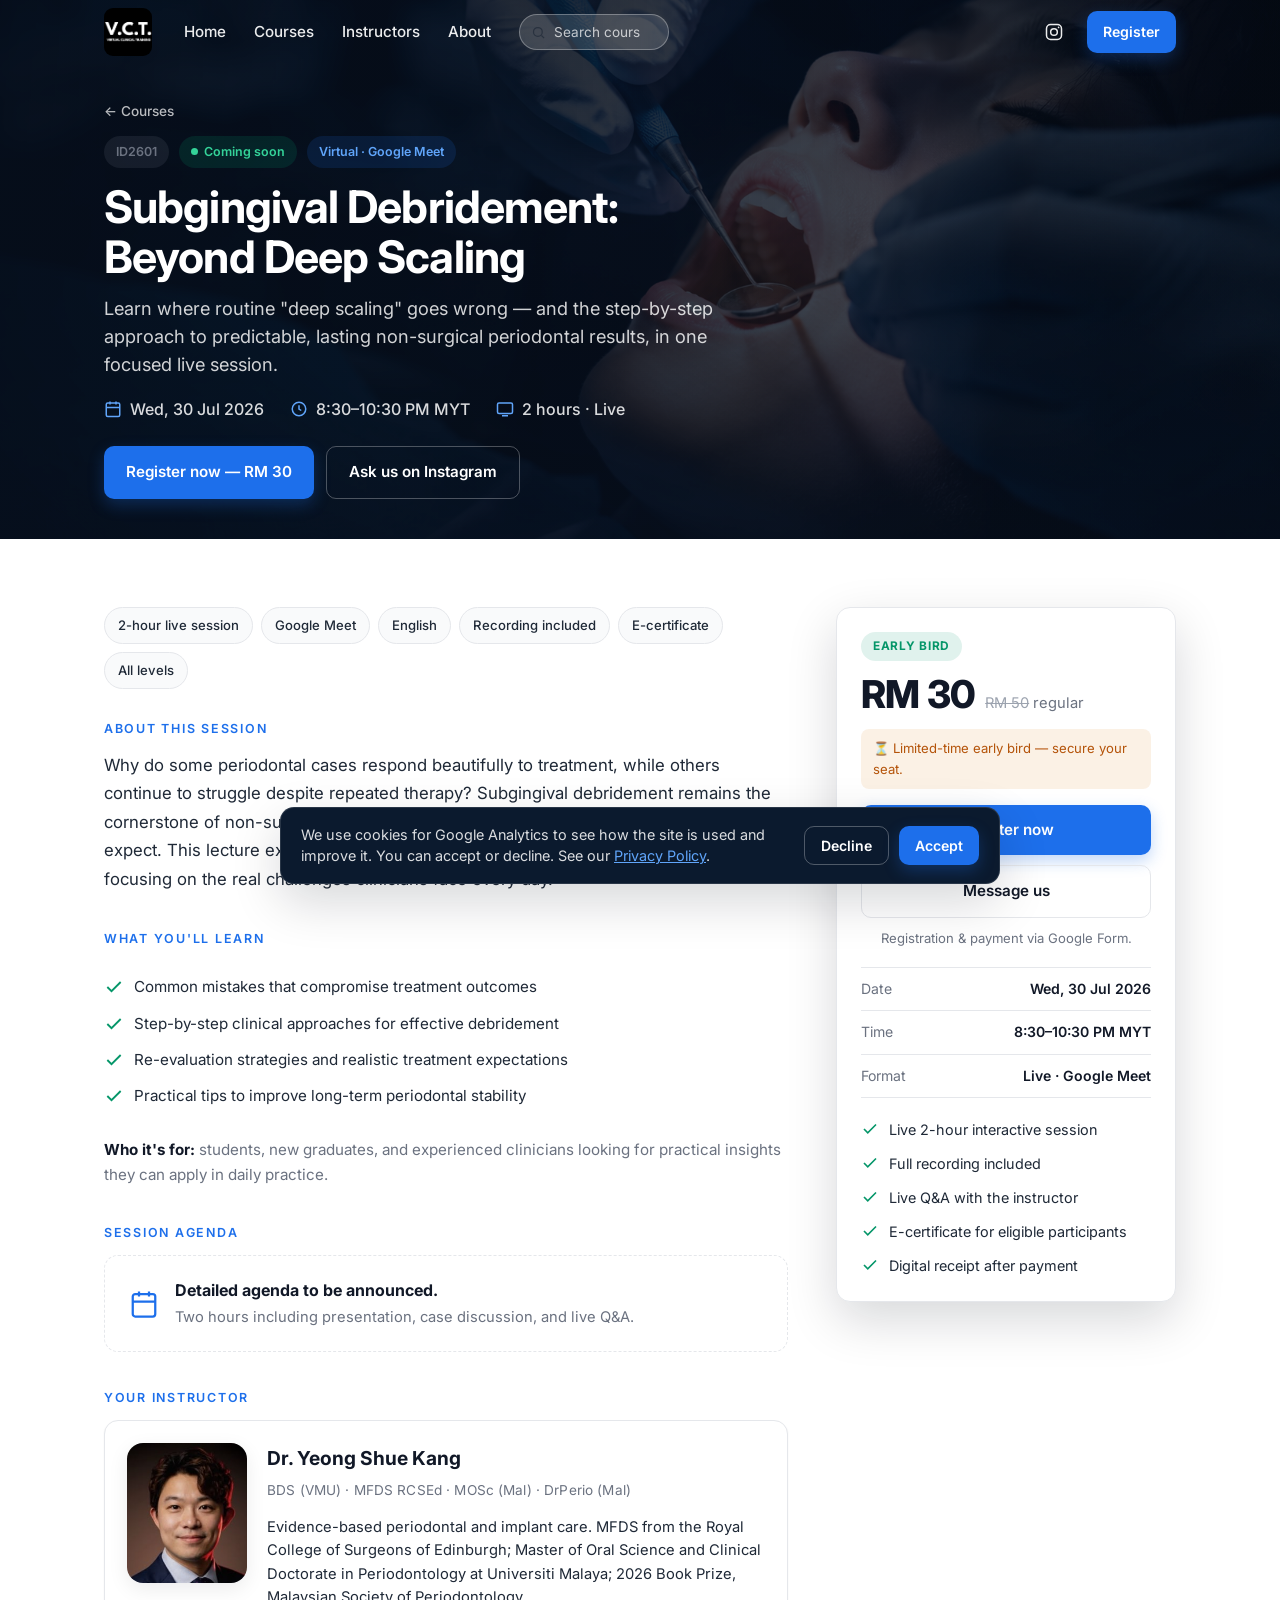
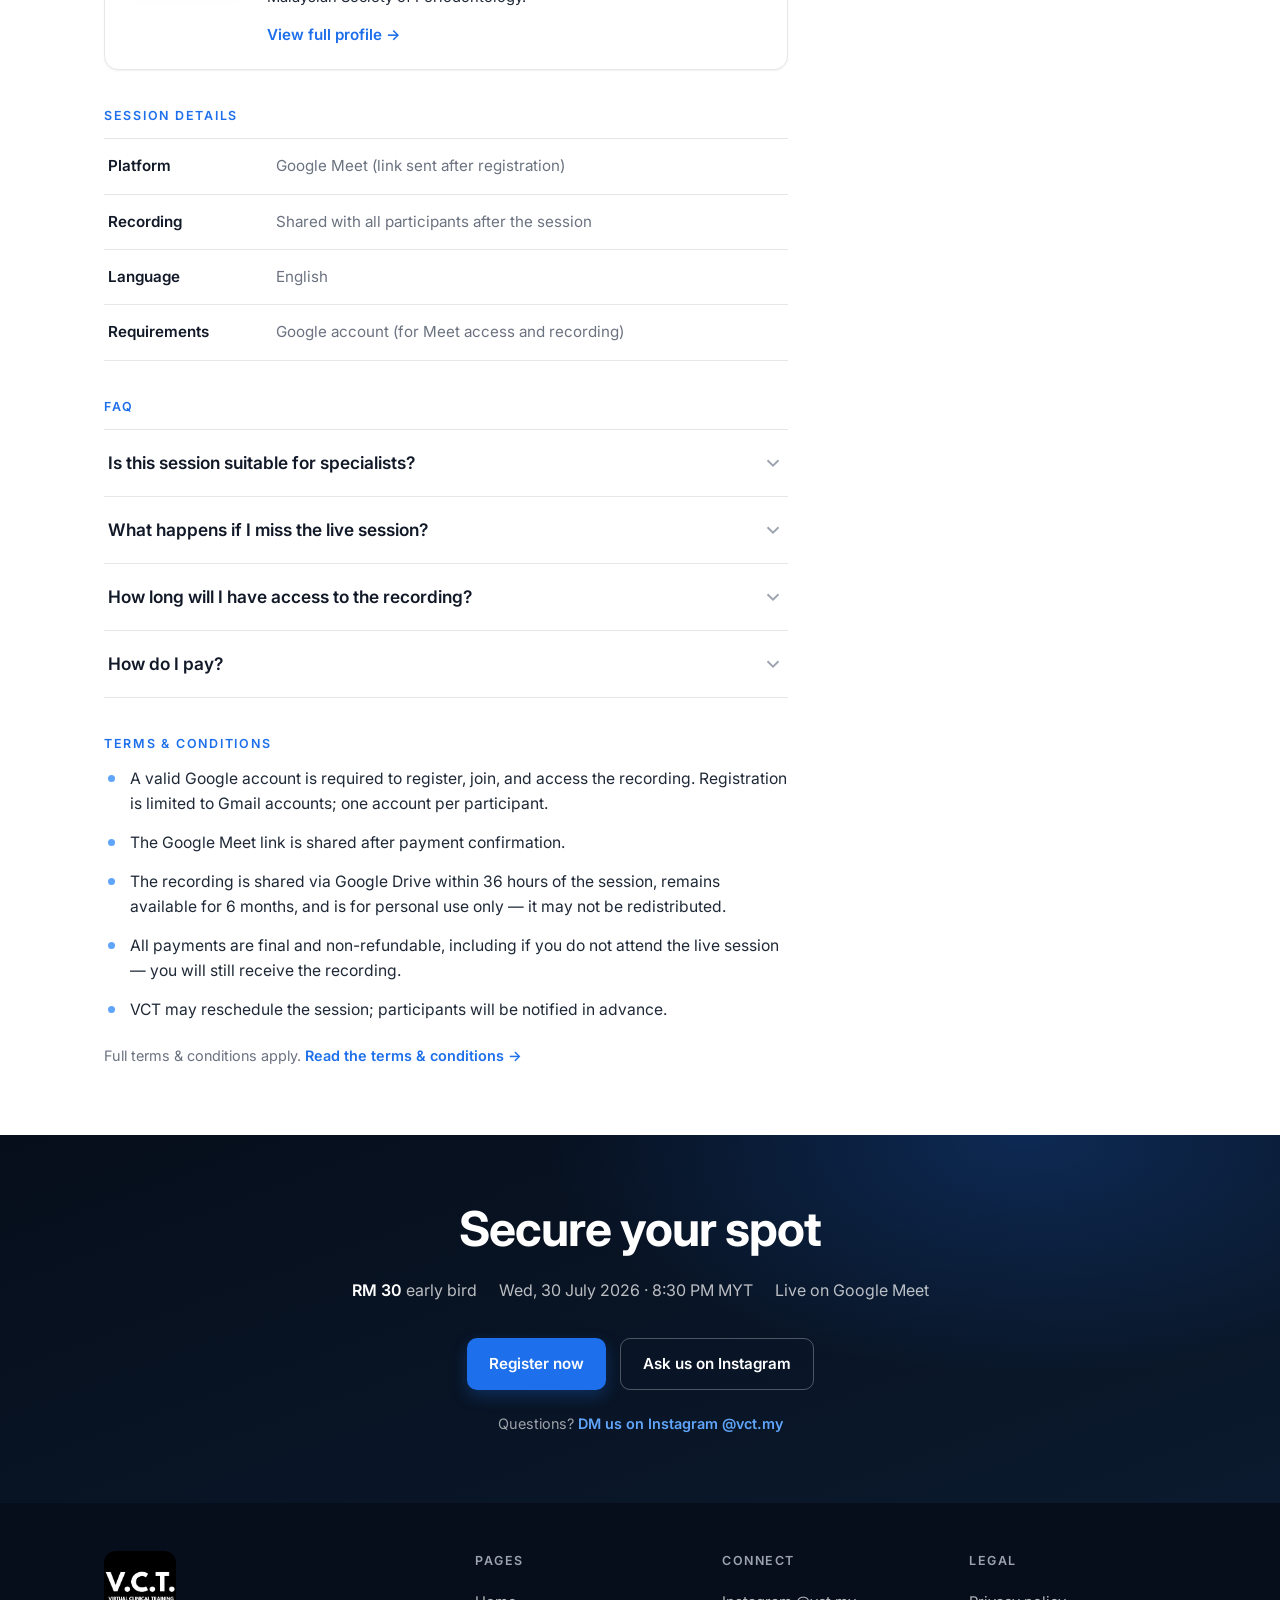
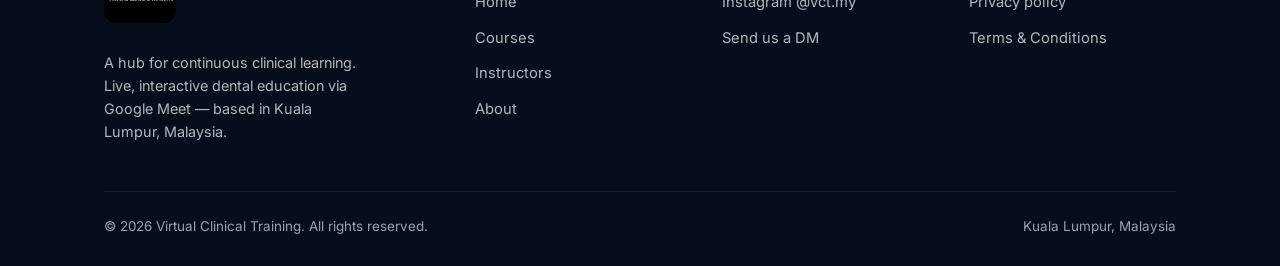
<file: course-subgingival-debridement.html>
<!DOCTYPE html>
<html lang="en">
<head>
  <meta charset="UTF-8">
  <meta name="viewport" content="width=device-width, initial-scale=1.0">
  <meta name="robots" content="noindex, nofollow"><!-- Prototype: keep out of search until the real WordPress site launches -->
  <title>Subgingival Debridement: Beyond Deep Scaling — VCT | Live online periodontics session</title>
  <meta name="description" content="A live, interactive online session with Dr. Yeong Shue Kang on subgingival debridement beyond deep scaling — common mistakes, step-by-step approaches, and practical tips for lasting periodontal stability. Wed 30 July 2026, via Google Meet.">
  <link rel="canonical" href="https://virtualclinicaltraining.example/course-subgingival-debridement.html">
  <link rel="icon" href="images/brand-logo.png" type="image/png">

  <meta property="og:type" content="website">
  <meta property="og:title" content="Subgingival Debridement: Beyond Deep Scaling — Virtual Clinical Training">
  <meta property="og:description" content="Live online periodontics session with Dr. Yeong Shue Kang via Google Meet. Recording included for registered participants.">
  <meta property="og:image" content="https://virtualclinicaltraining.example/images/02%20Courses/ID260725-thumbnail.png">
  <meta property="og:url" content="https://virtualclinicaltraining.example/course-subgingival-debridement.html">

  <link rel="preconnect" href="https://fonts.googleapis.com">
  <link rel="preconnect" href="https://fonts.gstatic.com" crossorigin>
  <link href="https://fonts.googleapis.com/css2?family=Inter:wght@400;500;600;700;800&family=Instrument+Serif:ital@0;1&display=swap" rel="stylesheet">

  <link rel="stylesheet" href="style.css">

  <!--
    ==========================================================================
    REUSABLE COURSE TEMPLATE
    To create a new course page, copy this file and update:
      - <head>: title, description, canonical, OG, JSON-LD (name/date/instructor)
      - Hero: badges, H1, hook, meta row
      - Booking card: price, date/time/platform, perks
      - Left column: About, What you'll learn, Who for, Agenda, Instructor,
        Session details, FAQ, Terms
      - Register links (#register anchor scrolls to the booking card;
        replace the booking "Register now" href with the Google Form URL)
    ==========================================================================
  -->

  <!-- Structured data: Course + Event + Person + Breadcrumb -->
  <script type="application/ld+json">
  {
    "@context": "https://schema.org",
    "@graph": [
      {
        "@type": "EducationalOrganization",
        "@id": "https://virtualclinicaltraining.example/#org",
        "name": "Virtual Clinical Training",
        "url": "https://virtualclinicaltraining.example/",
        "email": "virtualclinicaltraining@gmail.com",
        "sameAs": ["https://www.instagram.com/vct.my/"]
      },
      {
        "@type": "Course",
        "name": "Subgingival Debridement: Beyond Deep Scaling",
        "description": "A live, interactive online session exploring subgingival debridement beyond the concept of deep scaling — covering common mistakes, step-by-step clinical approaches, re-evaluation strategies, and practical tips for long-term periodontal stability.",
        "url": "https://virtualclinicaltraining.example/course-subgingival-debridement.html",
        "inLanguage": "en",
        "provider": { "@id": "https://virtualclinicaltraining.example/#org" },
        "hasCourseInstance": {
          "@type": "CourseInstance",
          "courseMode": "online",
          "eventAttendanceMode": "https://schema.org/OnlineEventAttendanceMode",
          "startDate": "2026-07-30T20:30:00+08:00",
          "endDate": "2026-07-30T22:30:00+08:00",
          "location": { "@type": "VirtualLocation", "url": "https://meet.google.com/" },
          "instructor": {
            "@type": "Person",
            "name": "Dr. Yeong Shue Kang",
            "jobTitle": "Periodontist",
            "alumniOf": "Universiti Malaya"
          }
        }
      },
      {
        "@type": "BreadcrumbList",
        "itemListElement": [
          { "@type": "ListItem", "position": 1, "name": "Home", "item": "https://virtualclinicaltraining.example/" },
          { "@type": "ListItem", "position": 2, "name": "Courses", "item": "https://virtualclinicaltraining.example/courses.html" },
          { "@type": "ListItem", "position": 3, "name": "Subgingival Debridement: Beyond Deep Scaling" }
        ]
      }
    ]
  }
  </script>

  <!-- Structured data: FAQPage -->
  <script type="application/ld+json">
  {
    "@context": "https://schema.org",
    "@type": "FAQPage",
    "mainEntity": [
      { "@type": "Question", "name": "Is this session suitable for specialists?", "acceptedAnswer": { "@type": "Answer", "text": "Yes. While the session is accessible to students and general practitioners, it explores subgingival debridement in clinical depth, so specialists and experienced clinicians will also find practical, applicable insights." } },
      { "@type": "Question", "name": "What happens if I miss the live session?", "acceptedAnswer": { "@type": "Answer", "text": "A full recording is shared with all registered participants after the session, so you can watch it even if you can't attend live. Payments are non-refundable." } },
      { "@type": "Question", "name": "How long will I have access to the recording?", "acceptedAnswer": { "@type": "Answer", "text": "The recording is shared via Google Drive to registered participants and remains available for 6 months after the session." } },
      { "@type": "Question", "name": "How do I pay?", "acceptedAnswer": { "@type": "Answer", "text": "Registration is via a Google Form. Payment is by bank transfer to our account, or to our Wise account for foreign-currency payments; attach your proof of payment to the form. A receipt is issued on request." } }
    ]
  }
  </script>
</head>
<body>

  <!-- ============================ HEADER ============================ -->
  <header class="site-header at-top" id="header">
    <div class="container">
      <a href="index.html" class="logo" aria-label="Virtual Clinical Training home">
        <img src="images/brand-logo.png" alt="Virtual Clinical Training (V.C.T.)" class="logo-img" width="48" height="48">
      </a>
      <nav class="nav" aria-label="Primary">
        <a href="index.html">Home</a>
        <a href="courses.html" aria-current="page">Courses</a>
        <a href="instructors.html">Instructors</a>
        <a href="about.html">About</a>
        <form class="nav-search" role="search" action="courses.html" method="get">
          <svg class="search-ic" viewBox="0 0 24 24" fill="none" stroke="currentColor" stroke-width="2" aria-hidden="true"><circle cx="11" cy="11" r="7"/><path d="M21 21l-4.3-4.3"/></svg>
          <input type="search" name="q" placeholder="Search courses" aria-label="Search courses">
        </form>
      </nav>
      <div class="header-actions">
        <a href="https://www.instagram.com/vct.my/" target="_blank" rel="noopener" class="icon-btn desktop-only" aria-label="Instagram">
          <svg viewBox="0 0 24 24" fill="none" stroke="currentColor" stroke-width="1.8"><rect x="3" y="3" width="18" height="18" rx="5"/><circle cx="12" cy="12" r="4"/><circle cx="17.5" cy="6.5" r="1" fill="currentColor" stroke="none"/></svg>
        </a>
        <a href="#register" class="btn btn-primary btn-sm">Register</a>
      </div>
      <button class="hamburger" id="hamburger" aria-label="Open menu">
        <svg viewBox="0 0 24 24" fill="none" stroke="currentColor" stroke-width="2"><line x1="4" y1="7" x2="20" y2="7"/><line x1="4" y1="12" x2="20" y2="12"/><line x1="4" y1="17" x2="20" y2="17"/></svg>
      </button>
    </div>
  </header>

  <div class="mobile-nav" id="mobileNav">
    <div class="mobile-nav-head">
      <span class="logo"><img src="images/brand-logo.png" alt="Virtual Clinical Training (V.C.T.)" class="logo-img" width="44" height="44"></span>
      <button class="icon-btn" id="mobileClose" aria-label="Close menu">
        <svg viewBox="0 0 24 24" fill="none" stroke="currentColor" stroke-width="2"><line x1="6" y1="6" x2="18" y2="18"/><line x1="18" y1="6" x2="6" y2="18"/></svg>
      </button>
    </div>
    <ul>
      <li><a href="index.html">Home</a></li>
      <li><a href="courses.html">Courses</a></li>
      <li><a href="instructors.html">Instructors</a></li>
      <li><a href="about.html">About</a></li>
    </ul>
    <form class="mobile-search" role="search" action="courses.html" method="get">
      <input type="search" name="q" placeholder="Search courses" aria-label="Search courses">
    </form>
    <a href="#register" class="btn btn-primary">Register now</a>
    <div class="mobile-nav-social">
      <a href="https://www.instagram.com/vct.my/" target="_blank" rel="noopener" class="icon-btn" aria-label="Instagram">
        <svg viewBox="0 0 24 24" fill="none" stroke="currentColor" stroke-width="1.8"><rect x="3" y="3" width="18" height="18" rx="5"/><circle cx="12" cy="12" r="4"/><circle cx="17.5" cy="6.5" r="1" fill="currentColor" stroke="none"/></svg>
      </a>
    </div>
  </div>

  <main>
    <!-- ============ COMPACT HERO (CTA above the fold) ============ -->
    <section class="course-hero-compact">
      <div class="page-hero-bg" style="background-image:url('images/02%20Courses/ID260725-thumbnail.png')"></div>
      <div class="page-hero-overlay"></div>
      <div class="container">
        <nav class="breadcrumb" aria-label="Breadcrumb"><a href="courses.html">← Courses</a></nav>
        <div class="hero-badges">
          <span class="badge badge-grey">ID2601</span>
          <span class="badge badge-green"><span class="dot"></span> Coming soon</span>
          <span class="badge badge-blue">Virtual · Google Meet</span>
        </div>
        <h1>Subgingival Debridement: Beyond Deep Scaling</h1>
        <p class="hook">Learn where routine "deep scaling" goes wrong — and the step-by-step approach to predictable, lasting non-surgical periodontal results, in one focused live session.</p>
        <div class="hero-meta">
          <span><svg viewBox="0 0 24 24" fill="none" stroke="currentColor" stroke-width="2"><rect x="3" y="4" width="18" height="18" rx="2"/><path d="M16 2v4M8 2v4M3 10h18"/></svg>Wed, 30 Jul 2026</span>
          <span><svg viewBox="0 0 24 24" fill="none" stroke="currentColor" stroke-width="2"><circle cx="12" cy="12" r="9"/><path d="M12 7v5l3 2"/></svg>8:30–10:30 PM MYT</span>
          <span><svg viewBox="0 0 24 24" fill="none" stroke="currentColor" stroke-width="2"><rect x="2" y="4" width="20" height="14" rx="2"/><path d="M8 21h8"/></svg>2 hours · Live</span>
        </div>
        <div class="hero-cta">
          <a href="#register" class="btn btn-primary">Register now — RM 30</a>
          <a href="https://ig.me/m/vct.my" target="_blank" rel="noopener" class="btn btn-ghost">Ask us on Instagram</a>
        </div>
      </div>
    </section>

    <!-- ============ BODY: content + sticky booking card ============ -->
    <section class="section course-body">
      <div class="container">
        <div class="course-layout">

          <!-- ===== LEFT: content ===== -->
          <div class="course-main">
            <!-- quick facts -->
            <ul class="glance reveal">
              <li>2-hour live session</li>
              <li>Google Meet</li>
              <li>English</li>
              <li>Recording included</li>
              <li>E-certificate</li>
              <li>All levels</li>
            </ul>

            <div class="block reveal">
              <p class="eyebrow">About this session</p>
              <p class="body-text">Why do some periodontal cases respond beautifully to treatment, while others continue to struggle despite repeated therapy? Subgingival debridement remains the cornerstone of non-surgical periodontal therapy, yet outcomes aren't always what we expect. This lecture explores debridement beyond the concept of "deep scaling," focusing on the real challenges clinicians face every day.</p>
            </div>

            <div class="block reveal">
              <p class="eyebrow">What you'll learn</p>
              <ul class="objectives">
                <li class="objective"><svg viewBox="0 0 24 24" fill="none" stroke="currentColor" stroke-width="2.2"><path d="M20 6 9 17l-5-5"/></svg><span>Common mistakes that compromise treatment outcomes</span></li>
                <li class="objective"><svg viewBox="0 0 24 24" fill="none" stroke="currentColor" stroke-width="2.2"><path d="M20 6 9 17l-5-5"/></svg><span>Step-by-step clinical approaches for effective debridement</span></li>
                <li class="objective"><svg viewBox="0 0 24 24" fill="none" stroke="currentColor" stroke-width="2.2"><path d="M20 6 9 17l-5-5"/></svg><span>Re-evaluation strategies and realistic treatment expectations</span></li>
                <li class="objective"><svg viewBox="0 0 24 24" fill="none" stroke="currentColor" stroke-width="2.2"><path d="M20 6 9 17l-5-5"/></svg><span>Practical tips to improve long-term periodontal stability</span></li>
              </ul>
              <p class="who-line"><strong>Who it's for:</strong> students, new graduates, and experienced clinicians looking for practical insights they can apply in daily practice.</p>
            </div>

            <div class="block reveal">
              <p class="eyebrow">Session agenda</p>
              <div class="timetable-note">
                <svg viewBox="0 0 24 24" fill="none" stroke="currentColor" stroke-width="1.8"><rect x="3" y="4" width="18" height="18" rx="2"/><path d="M16 2v4M8 2v4M3 10h18"/></svg>
                <div>
                  <strong>Detailed agenda to be announced.</strong>
                  <span>Two hours including presentation, case discussion, and live Q&amp;A.</span>
                </div>
              </div>
            </div>

            <div class="block reveal">
              <p class="eyebrow">Your instructor</p>
              <article class="instructor-card compact">
                <img src="images/03%20Instructor/Dr.%20Yeong%20Shue%20Kang.png" alt="Dr. Yeong Shue Kang, periodontist and Virtual Clinical Training instructor" class="instructor-photo" width="110" height="128" loading="lazy">
                <div class="info">
                  <h3>Dr. Yeong Shue Kang</h3>
                  <p class="cred">BDS (VMU) · MFDS RCSEd · MOSc (Mal) · DrPerio (Mal)</p>
                  <p class="bio">Evidence-based periodontal and implant care. MFDS from the Royal College of Surgeons of Edinburgh; Master of Oral Science and Clinical Doctorate in Periodontology at Universiti Malaya; 2026 Book Prize, Malaysian Society of Periodontology.</p>
                  <a href="instructors.html" class="link-arrow">View full profile →</a>
                </div>
              </article>
            </div>

            <div class="block reveal">
              <p class="eyebrow">Session details</p>
              <dl class="info-list">
                <div class="row"><dt>Platform</dt><dd>Google Meet (link sent after registration)</dd></div>
                <div class="row"><dt>Recording</dt><dd>Shared with all participants after the session</dd></div>
                <div class="row"><dt>Language</dt><dd>English</dd></div>
                <div class="row"><dt>Requirements</dt><dd>Google account (for Meet access and recording)</dd></div>
              </dl>
            </div>

            <div class="block reveal">
              <p class="eyebrow">FAQ</p>
              <div class="faq-list">
                <div class="faq-item">
                  <button class="faq-q" aria-expanded="false"><span>Is this session suitable for specialists?</span><svg class="faq-chevron" viewBox="0 0 24 24" fill="none" stroke="currentColor" stroke-width="2"><path d="M6 9l6 6 6-6"/></svg></button>
                  <div class="faq-a"><p>Yes. While the session is accessible to students and general practitioners, it explores subgingival debridement in clinical depth, so specialists and experienced clinicians will also find practical, applicable insights.</p></div>
                </div>
                <div class="faq-item">
                  <button class="faq-q" aria-expanded="false"><span>What happens if I miss the live session?</span><svg class="faq-chevron" viewBox="0 0 24 24" fill="none" stroke="currentColor" stroke-width="2"><path d="M6 9l6 6 6-6"/></svg></button>
                  <div class="faq-a"><p>A full recording is shared with all registered participants after the session, so you can watch it even if you can't attend live. Payments are non-refundable.</p></div>
                </div>
                <div class="faq-item">
                  <button class="faq-q" aria-expanded="false"><span>How long will I have access to the recording?</span><svg class="faq-chevron" viewBox="0 0 24 24" fill="none" stroke="currentColor" stroke-width="2"><path d="M6 9l6 6 6-6"/></svg></button>
                  <div class="faq-a"><p>The recording is shared via Google Drive to registered participants and remains available for 6 months after the session.</p></div>
                </div>
                <div class="faq-item">
                  <button class="faq-q" aria-expanded="false"><span>How do I pay?</span><svg class="faq-chevron" viewBox="0 0 24 24" fill="none" stroke="currentColor" stroke-width="2"><path d="M6 9l6 6 6-6"/></svg></button>
                  <div class="faq-a"><p>Registration is via a Google Form. Payment is by bank transfer to our account, or to our Wise account for foreign-currency payments — attach your proof of payment to the form. A receipt is issued on request.</p></div>
                </div>
              </div>
            </div>

            <div class="block reveal">
              <p class="eyebrow">Terms &amp; conditions</p>
              <ul class="terms-list">
                <li>A valid Google account is required to register, join, and access the recording. Registration is limited to Gmail accounts; one account per participant.</li>
                <li>The Google Meet link is shared after payment confirmation.</li>
                <li>The recording is shared via Google Drive within 36 hours of the session, remains available for 6 months, and is for personal use only — it may not be redistributed.</li>
                <li>All payments are final and non-refundable, including if you do not attend the live session — you will still receive the recording.</li>
                <li>VCT may reschedule the session; participants will be notified in advance.</li>
              </ul>
              <p class="terms-foot">Full terms &amp; conditions apply. <a href="terms.html">Read the terms &amp; conditions →</a></p>
            </div>
          </div>

          <!-- ===== RIGHT: sticky booking card ===== -->
          <aside class="course-sidebar">
            <div class="booking-card" id="register">
              <span class="price-tag">Early bird</span>
              <div class="price-row">
                <span class="price-main">RM 30</span>
                <span class="price-reg"><s>RM 50</s> regular</span>
              </div>
              <p class="price-urgency">⏳ Limited-time early bird — secure your seat.</p>
              <!-- TODO: replace href with the Google Form registration URL -->
              <a href="#" class="btn btn-primary price-btn">Register now</a>
              <a href="https://ig.me/m/vct.my" target="_blank" rel="noopener" class="btn btn-ghost-dark price-btn-2">Message us</a>
              <p class="price-note">Registration &amp; payment via Google Form.</p>

              <div class="booking-facts">
                <div><span class="k">Date</span><span class="v">Wed, 30 Jul 2026</span></div>
                <div><span class="k">Time</span><span class="v">8:30–10:30 PM MYT</span></div>
                <div><span class="k">Format</span><span class="v">Live · Google Meet</span></div>
              </div>

              <ul class="price-perks">
                <li><svg viewBox="0 0 24 24" fill="none" stroke="currentColor" stroke-width="2.2"><path d="M20 6 9 17l-5-5"/></svg>Live 2-hour interactive session</li>
                <li><svg viewBox="0 0 24 24" fill="none" stroke="currentColor" stroke-width="2.2"><path d="M20 6 9 17l-5-5"/></svg>Full recording included</li>
                <li><svg viewBox="0 0 24 24" fill="none" stroke="currentColor" stroke-width="2.2"><path d="M20 6 9 17l-5-5"/></svg>Live Q&amp;A with the instructor</li>
                <li><svg viewBox="0 0 24 24" fill="none" stroke="currentColor" stroke-width="2.2"><path d="M20 6 9 17l-5-5"/></svg>E-certificate for eligible participants</li>
                <li><svg viewBox="0 0 24 24" fill="none" stroke="currentColor" stroke-width="2.2"><path d="M20 6 9 17l-5-5"/></svg>Digital receipt after payment</li>
              </ul>
            </div>
          </aside>

        </div>
      </div>
    </section>

    <!-- ============ FINAL CTA ============ -->
    <section class="section cta-band">
      <div class="container">
        <h2>Secure your spot</h2>
        <div class="cta-course-info">
          <span><b>RM 30</b> early bird</span>
          <span>Wed, 30 July 2026 · 8:30 PM MYT</span>
          <span>Live on Google Meet</span>
        </div>
        <div class="cta-actions">
          <a href="#register" class="btn btn-primary">Register now</a>
          <a href="https://ig.me/m/vct.my" target="_blank" rel="noopener" class="btn btn-ghost">Ask us on Instagram</a>
        </div>
        <p class="cta-contact">Questions? <a href="https://ig.me/m/vct.my" target="_blank" rel="noopener">DM us on Instagram @vct.my</a></p>
      </div>
    </section>
  </main>

  <!-- ============================ FOOTER ============================ -->
  <footer class="site-footer">
    <div class="container">
      <div class="footer-grid">
        <div class="footer-brand">
          <a href="index.html" class="logo">
            <img src="images/brand-logo.png" alt="Virtual Clinical Training (V.C.T.)" class="logo-img footer-logo-img" width="72" height="72">
          </a>
          <p>A hub for continuous clinical learning. Live, interactive dental education via Google Meet — based in Kuala Lumpur, Malaysia.</p>
        </div>
        <div>
          <h4>Pages</h4>
          <ul>
            <li><a href="index.html">Home</a></li>
            <li><a href="courses.html">Courses</a></li>
            <li><a href="instructors.html">Instructors</a></li>
            <li><a href="about.html">About</a></li>
          </ul>
        </div>
        <div>
          <h4>Connect</h4>
          <ul>
            <li><a href="https://www.instagram.com/vct.my/" target="_blank" rel="noopener">Instagram @vct.my</a></li>
            <li><a href="https://ig.me/m/vct.my" target="_blank" rel="noopener">Send us a DM</a></li>
          </ul>
        </div>
        <div>
          <h4>Legal</h4>
          <ul>
            <li><a href="privacy.html">Privacy policy</a></li>
            <li><a href="terms.html">Terms &amp; Conditions</a></li>
          </ul>
        </div>
      </div>
      <div class="footer-bottom">
        <span>© 2026 Virtual Clinical Training. All rights reserved.</span>
        <span>Kuala Lumpur, Malaysia</span>
      </div>
    </div>
  </footer>

  <!-- Mobile fixed CTA bar -->
  <div class="mobile-cta-bar">
    <span class="price">RM 30 <small>early bird · 30 Jul</small></span>
    <a href="#register" class="btn btn-primary btn-sm">Register now</a>
  </div>

  <!-- ============================ SCRIPTS ============================ -->
  <script>
    const header = document.getElementById('header');
    const onScroll = () => {
      if (window.scrollY > 50) { header.classList.remove('at-top'); header.classList.add('scrolled'); }
      else { header.classList.add('at-top'); header.classList.remove('scrolled'); }
    };
    window.addEventListener('scroll', onScroll, { passive: true });
    onScroll();

    const mobileNav = document.getElementById('mobileNav');
    document.getElementById('hamburger').addEventListener('click', () => mobileNav.classList.add('open'));
    document.getElementById('mobileClose').addEventListener('click', () => mobileNav.classList.remove('open'));
    mobileNav.querySelectorAll('a').forEach(a => a.addEventListener('click', () => mobileNav.classList.remove('open')));

    const io = new IntersectionObserver((entries) => {
      entries.forEach(e => { if (e.isIntersecting) { e.target.classList.add('in'); io.unobserve(e.target); } });
    }, { threshold: 0.12 });
    document.querySelectorAll('.reveal').forEach(el => io.observe(el));

    document.querySelectorAll('.faq-q').forEach(q => {
      q.addEventListener('click', () => {
        const item = q.parentElement, answer = item.querySelector('.faq-a');
        const isOpen = item.classList.toggle('open');
        q.setAttribute('aria-expanded', isOpen);
        answer.style.maxHeight = isOpen ? answer.scrollHeight + 'px' : null;
      });
    });
  </script>

  <!-- Cookie consent + Google Analytics (opt-in) -->
  <script src="cookie-consent.js" defer></script>
</body>
</html>
</file>
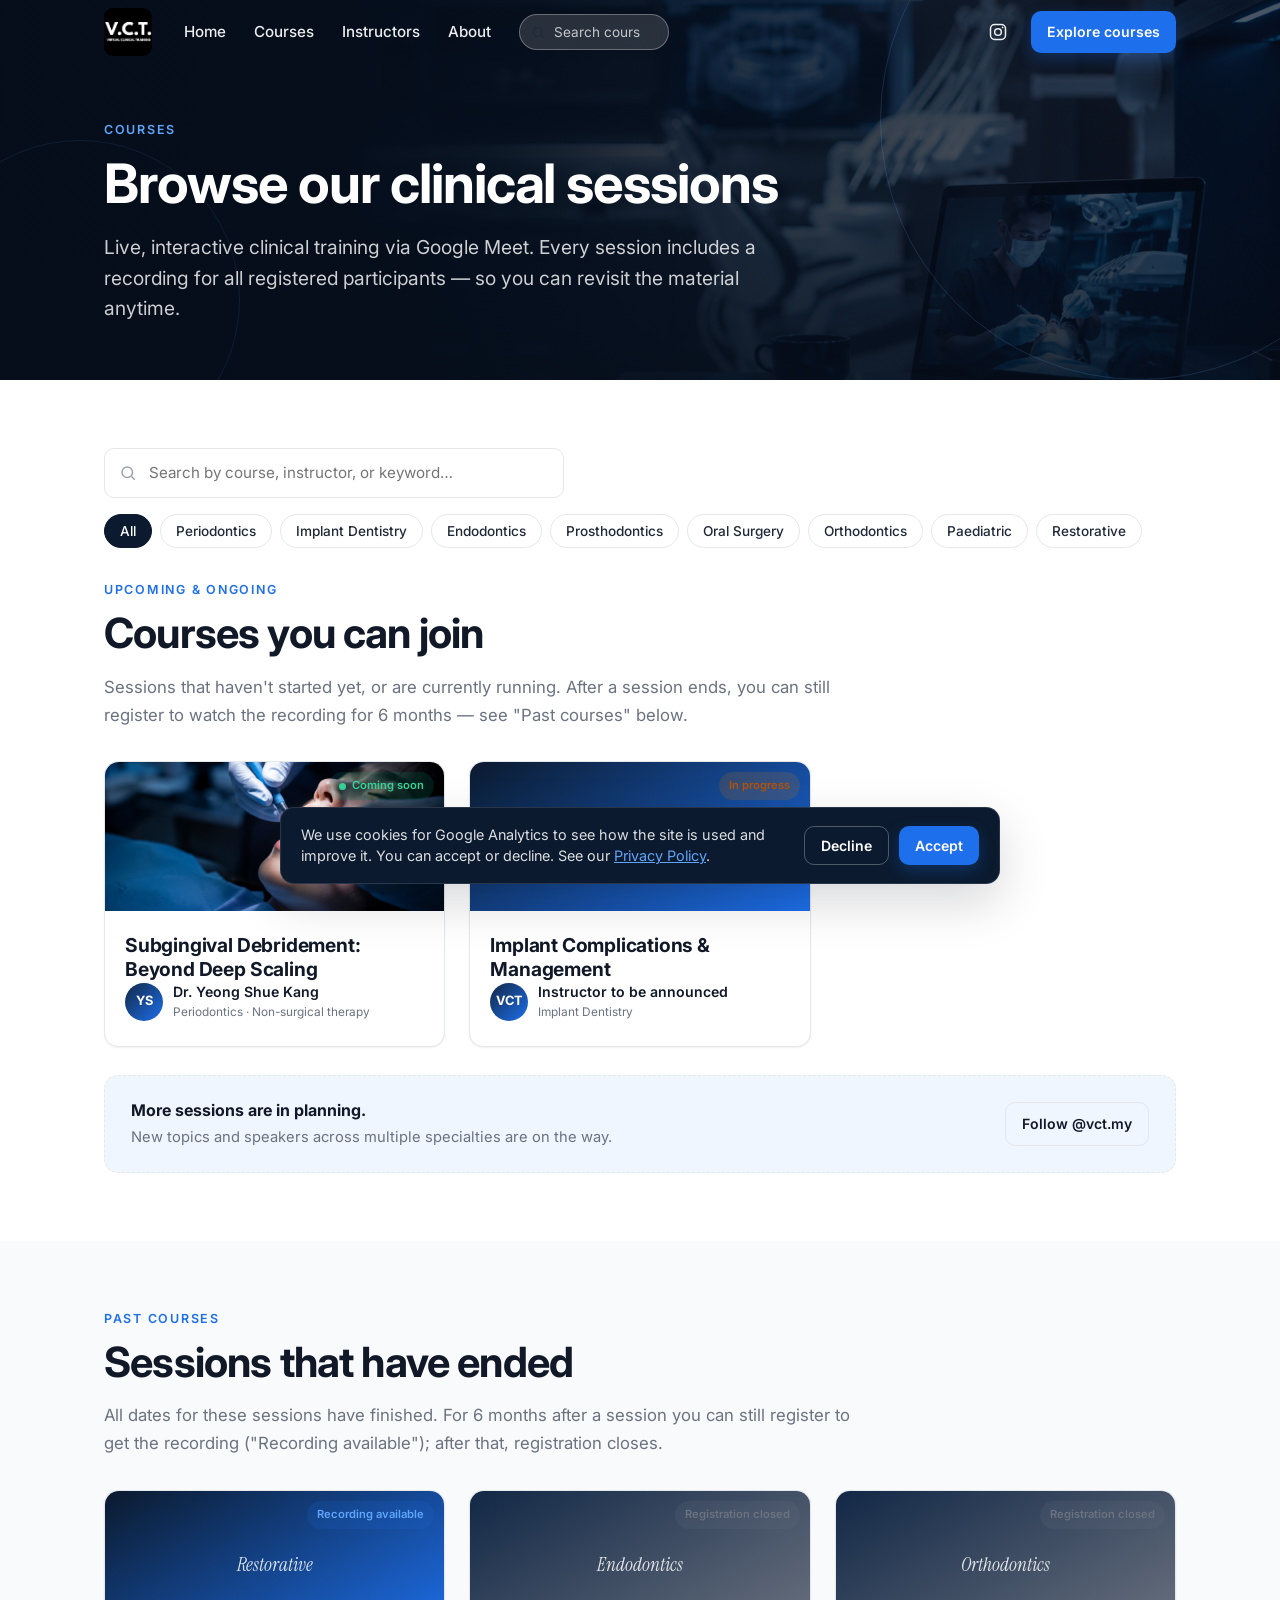
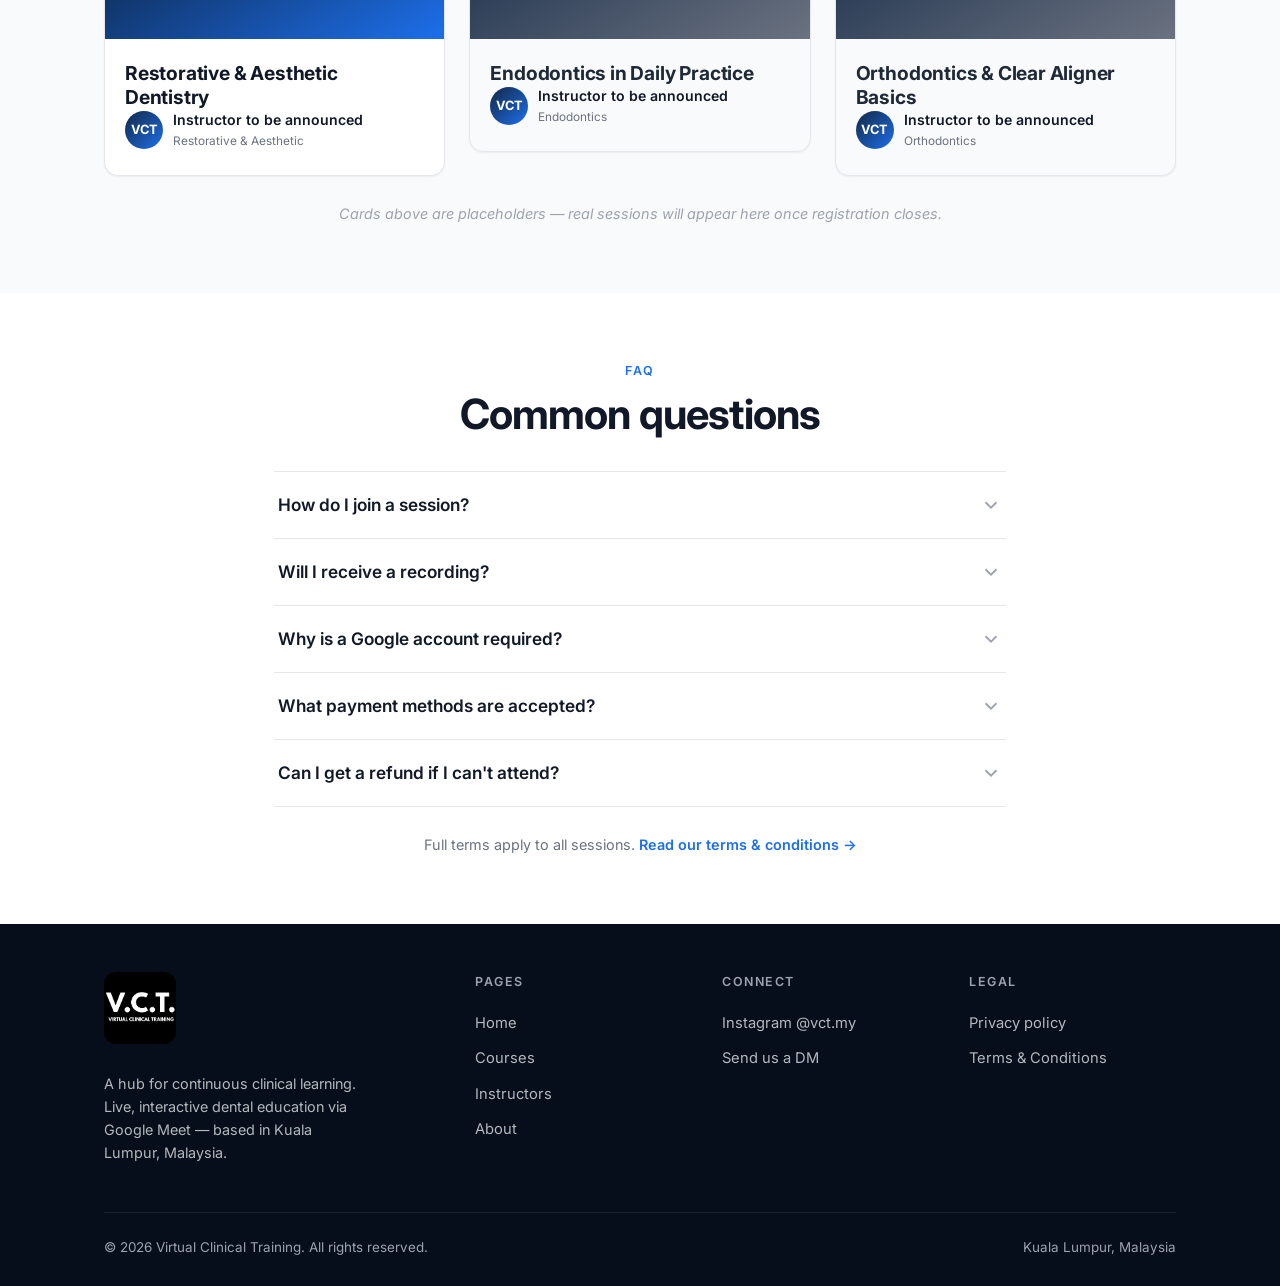
<file: courses.html>
<!DOCTYPE html>
<html lang="en">
<head>
  <meta charset="UTF-8">
  <meta name="viewport" content="width=device-width, initial-scale=1.0">
  <meta name="robots" content="noindex, nofollow"><!-- Prototype: keep out of search until the real WordPress site launches -->
  <title>Courses — Virtual Clinical Training | Live online dental sessions</title>
  <meta name="description" content="Browse Virtual Clinical Training's clinical sessions — live, interactive dental training via Google Meet. See sessions open for registration now and past sessions. Recordings included for registered participants.">
  <link rel="canonical" href="https://virtualclinicaltraining.example/courses.html">
  <link rel="icon" href="images/brand-logo.png" type="image/png">

  <!-- Open Graph -->
  <meta property="og:type" content="website">
  <meta property="og:title" content="Courses — Virtual Clinical Training">
  <meta property="og:description" content="Live, interactive clinical dental sessions via Google Meet. See what's open for registration now.">
  <meta property="og:image" content="https://virtualclinicaltraining.example/images/brand-logo.png">
  <meta property="og:url" content="https://virtualclinicaltraining.example/courses.html">

  <!-- Fonts -->
  <link rel="preconnect" href="https://fonts.googleapis.com">
  <link rel="preconnect" href="https://fonts.gstatic.com" crossorigin>
  <link href="https://fonts.googleapis.com/css2?family=Inter:wght@400;500;600;700;800&family=Instrument+Serif:ital@0;1&display=swap" rel="stylesheet">

  <link rel="stylesheet" href="style.css">

  <!-- Structured data: CollectionPage + Organization -->
  <script type="application/ld+json">
  {
    "@context": "https://schema.org",
    "@graph": [
      {
        "@type": "EducationalOrganization",
        "@id": "https://virtualclinicaltraining.example/#org",
        "name": "Virtual Clinical Training",
        "url": "https://virtualclinicaltraining.example/",
        "email": "virtualclinicaltraining@gmail.com",
        "sameAs": ["https://www.instagram.com/vct.my/"]
      },
      {
        "@type": "CollectionPage",
        "url": "https://virtualclinicaltraining.example/courses.html",
        "name": "Courses — Virtual Clinical Training",
        "about": { "@id": "https://virtualclinicaltraining.example/#org" }
      }
    ]
  }
  </script>

  <!-- Structured data: FAQPage -->
  <script type="application/ld+json">
  {
    "@context": "https://schema.org",
    "@type": "FAQPage",
    "mainEntity": [
      { "@type": "Question", "name": "How do I join a session?", "acceptedAnswer": { "@type": "Answer", "text": "After you register and your payment is confirmed, you'll receive a Google Meet link by email. Join at the scheduled time using your Google account." } },
      { "@type": "Question", "name": "Will I receive a recording?", "acceptedAnswer": { "@type": "Answer", "text": "Yes. A full recording is shared via Google Drive with all registered participants after the session." } },
      { "@type": "Question", "name": "Why is a Google account required?", "acceptedAnswer": { "@type": "Answer", "text": "Sessions run on Google Meet and recordings are shared via Google Drive, so a Google (Gmail) account is required to join and access materials. Registration is limited to Gmail accounts." } },
      { "@type": "Question", "name": "What payment methods are accepted?", "acceptedAnswer": { "@type": "Answer", "text": "Payment is made by bank transfer to VCT's account, or to our Wise account for foreign-currency payments. Attach your proof of payment to the registration form." } },
      { "@type": "Question", "name": "Can I get a refund if I can't attend?", "acceptedAnswer": { "@type": "Answer", "text": "All payments are final and non-refundable. Even if you can't attend live, you'll still receive the recording, so you won't miss the session content." } }
    ]
  }
  </script>
</head>
<body>

  <!-- ============================ HEADER ============================ -->
  <header class="site-header at-top" id="header">
    <div class="container">
      <a href="index.html" class="logo" aria-label="Virtual Clinical Training home">
        <img src="images/brand-logo.png" alt="Virtual Clinical Training (V.C.T.)" class="logo-img" width="48" height="48">
      </a>
      <nav class="nav" aria-label="Primary">
        <a href="index.html">Home</a>
        <a href="courses.html" aria-current="page">Courses</a>
        <a href="instructors.html">Instructors</a>
        <a href="about.html">About</a>
        <form class="nav-search" role="search" action="courses.html" method="get">
          <svg class="search-ic" viewBox="0 0 24 24" fill="none" stroke="currentColor" stroke-width="2" aria-hidden="true"><circle cx="11" cy="11" r="7"/><path d="M21 21l-4.3-4.3"/></svg>
          <input type="search" name="q" placeholder="Search courses" aria-label="Search courses">
        </form>
      </nav>
      <div class="header-actions">
        <a href="https://www.instagram.com/vct.my/" target="_blank" rel="noopener" class="icon-btn desktop-only" aria-label="Instagram">
          <svg viewBox="0 0 24 24" fill="none" stroke="currentColor" stroke-width="1.8"><rect x="3" y="3" width="18" height="18" rx="5"/><circle cx="12" cy="12" r="4"/><circle cx="17.5" cy="6.5" r="1" fill="currentColor" stroke="none"/></svg>
        </a>
        <a href="courses.html" class="btn btn-primary btn-sm">Explore courses</a>
      </div>
      <button class="hamburger" id="hamburger" aria-label="Open menu">
        <svg viewBox="0 0 24 24" fill="none" stroke="currentColor" stroke-width="2"><line x1="4" y1="7" x2="20" y2="7"/><line x1="4" y1="12" x2="20" y2="12"/><line x1="4" y1="17" x2="20" y2="17"/></svg>
      </button>
    </div>
  </header>

  <!-- Mobile nav drawer -->
  <div class="mobile-nav" id="mobileNav">
    <div class="mobile-nav-head">
      <span class="logo"><img src="images/brand-logo.png" alt="Virtual Clinical Training (V.C.T.)" class="logo-img" width="44" height="44"></span>
      <button class="icon-btn" id="mobileClose" aria-label="Close menu">
        <svg viewBox="0 0 24 24" fill="none" stroke="currentColor" stroke-width="2"><line x1="6" y1="6" x2="18" y2="18"/><line x1="18" y1="6" x2="6" y2="18"/></svg>
      </button>
    </div>
    <ul>
      <li><a href="index.html">Home</a></li>
      <li><a href="courses.html">Courses</a></li>
      <li><a href="instructors.html">Instructors</a></li>
      <li><a href="about.html">About</a></li>
    </ul>
    <form class="mobile-search" role="search" action="courses.html" method="get">
      <input type="search" name="q" placeholder="Search courses" aria-label="Search courses">
    </form>
    <a href="courses.html" class="btn btn-primary">Explore courses</a>
    <div class="mobile-nav-social">
      <a href="https://www.instagram.com/vct.my/" target="_blank" rel="noopener" class="icon-btn" aria-label="Instagram">
        <svg viewBox="0 0 24 24" fill="none" stroke="currentColor" stroke-width="1.8"><rect x="3" y="3" width="18" height="18" rx="5"/><circle cx="12" cy="12" r="4"/><circle cx="17.5" cy="6.5" r="1" fill="currentColor" stroke="none"/></svg>
      </a>
    </div>
  </div>

  <main>
    <!-- ==================== PAGE HERO ==================== -->
    <section class="page-hero page-hero-sm">
      <div class="page-hero-bg" style="background-image:url('images/02%20Courses/Courses-hero-1.png')"></div>
      <div class="page-hero-overlay"></div>
      <div class="hero-shape s1"></div>
      <div class="hero-shape s2"></div>
      <div class="container">
        <p class="eyebrow reveal">Courses</p>
        <h1 class="reveal">Browse our clinical sessions</h1>
        <p class="lead reveal">Live, interactive clinical training via Google Meet. Every session includes a recording for all registered participants — so you can revisit the material anytime.</p>
      </div>
    </section>

    <!-- ==================== FILTER + SEARCH ==================== -->
    <!--
      OPERATOR NOTE — moving a course between sections:
      Each course card carries data-status="open" (accepting registration) or
      data-status="closed" (registration closed). For now, to move a course:
        1) cut the whole <a class="course-card"> block
        2) paste it into the other section's .course-cards grid
        3) update its badge (e.g. Registering → Sold out / Completed)
      (Future: a single status field could auto-sort cards into the right section.)
    -->
    <section class="section">
      <div class="container">
        <div class="course-filter reveal">
          <div class="search-box">
            <svg viewBox="0 0 24 24" fill="none" stroke="currentColor" stroke-width="2"><circle cx="11" cy="11" r="7"/><path d="M21 21l-4.3-4.3"/></svg>
            <input type="search" id="courseSearch" placeholder="Search by course, instructor, or keyword…" aria-label="Search courses">
          </div>
          <div class="tag-filter" role="group" aria-label="Filter by specialty">
            <button class="tag-chip active" data-tag="all">All</button>
            <button class="tag-chip" data-tag="periodontics">Periodontics</button>
            <button class="tag-chip" data-tag="implant">Implant Dentistry</button>
            <button class="tag-chip" data-tag="endodontics">Endodontics</button>
            <button class="tag-chip" data-tag="prosthodontics">Prosthodontics</button>
            <button class="tag-chip" data-tag="oral-surgery">Oral Surgery</button>
            <button class="tag-chip" data-tag="orthodontics">Orthodontics</button>
            <button class="tag-chip" data-tag="paediatric">Paediatric</button>
            <button class="tag-chip" data-tag="restorative">Restorative</button>
          </div>
        </div>

        <p class="no-results" id="noResults">No sessions match your search. Try a different keyword or specialty.</p>

        <!-- ===== OPEN: registration available ===== -->
        <div class="course-section" data-section="open">
          <div class="section-head reveal">
            <p class="eyebrow">Upcoming &amp; ongoing</p>
            <h2 class="section-title">Courses you can join</h2>
            <p class="section-intro">Sessions that haven't started yet, or are currently running. After a session ends, you can still register to watch the recording for 6 months — see "Past courses" below.</p>
          </div>

          <div class="course-cards">
            <!-- OPEN · not started yet (real) -->
            <a href="course-subgingival-debridement.html" class="course-card reveal" data-status="open" data-tags="periodontics,non-surgical">
              <div class="course-thumb">
                <img src="images/02%20Courses/ID260725-thumbnail.png" alt="Subgingival debridement — periodontal treatment close-up" loading="lazy">
                <!-- Hover-preview video (plays on mouseover, desktop only). Drop the clip at the path below to activate. -->
                <video class="thumb-video" muted loop playsinline preload="none" poster="images/02%20Courses/ID260725-thumbnail.png">
                  <source src="images/02%20Courses/ID260725-preview.mp4" type="video/mp4">
                </video>
                <span class="badge badge-green thumb-badge"><span class="dot"></span> Coming soon</span>
              </div>
              <div class="course-card-body">
                <h3>Subgingival Debridement: Beyond Deep Scaling</h3>
                <div class="card-instructor">
                  <div class="avatar">YS</div>
                  <div><div class="name">Dr. Yeong Shue Kang</div><div class="cred">Periodontics · Non-surgical therapy</div></div>
                </div>
                <div class="fc-reveal">
                  <div class="card-meta"><span>30 Jul 2026 · Wed · 8:30–10:30 PM MYT · Google Meet</span></div>
                  <div class="card-tags"><span class="tag">Periodontics</span><span class="tag">Non-surgical therapy</span></div>
                  <span class="card-cta">View details &amp; register →</span>
                </div>
              </div>
            </a>

            <!-- OPEN · in progress (example placeholder) -->
            <a href="#" class="course-card reveal d1" data-status="open" data-tags="implant,oral-surgery">
              <div class="course-thumb placeholder">
                <span class="thumb-label">Implant Dentistry</span>
                <span class="badge badge-amber thumb-badge">In progress</span>
              </div>
              <div class="course-card-body">
                <h3>Implant Complications &amp; Management</h3>
                <div class="card-instructor">
                  <div class="avatar">VCT</div>
                  <div><div class="name">Instructor to be announced</div><div class="cred">Implant Dentistry</div></div>
                </div>
                <div class="fc-reveal">
                  <div class="card-meta"><span>Multi-session series · join ongoing</span></div>
                  <div class="card-tags"><span class="tag">Implant Dentistry</span><span class="tag">Oral Surgery</span></div>
                  <span class="card-cta">Join now →</span>
                </div>
              </div>
            </a>

          </div>

          <!-- Notify band -->
          <div class="notify-band reveal">
            <div>
              <strong>More sessions are in planning.</strong>
              <span>New topics and speakers across multiple specialties are on the way.</span>
            </div>
            <div class="notify-actions">
              <a href="https://www.instagram.com/vct.my/" target="_blank" rel="noopener" class="btn btn-ghost-dark btn-sm">Follow @vct.my</a>
            </div>
          </div>
        </div>
      </div>
    </section>

    <!-- ===== CLOSED: registration not available ===== -->
    <section class="section alt">
      <div class="container">
        <div class="course-section" data-section="closed">
          <div class="section-head reveal">
            <p class="eyebrow">Past courses</p>
            <h2 class="section-title">Sessions that have ended</h2>
            <p class="section-intro">All dates for these sessions have finished. For 6 months after a session you can still register to get the recording ("Recording available"); after that, registration closes.</p>
          </div>

          <div class="course-cards">
            <!-- PAST · ended, recording still available to register (within 6 months) -->
            <a href="#" class="course-card reveal" data-status="open" data-tags="restorative">
              <div class="course-thumb placeholder">
                <span class="thumb-label">Restorative</span>
                <span class="badge badge-blue thumb-badge">Recording available</span>
              </div>
              <div class="course-card-body">
                <h3>Restorative &amp; Aesthetic Dentistry</h3>
                <div class="card-instructor">
                  <div class="avatar">VCT</div>
                  <div><div class="name">Instructor to be announced</div><div class="cred">Restorative &amp; Aesthetic</div></div>
                </div>
                <div class="fc-reveal">
                  <div class="card-meta"><span>Session ended · recording open for 6 months</span></div>
                  <div class="card-tags"><span class="tag">Restorative &amp; Aesthetic</span></div>
                  <span class="card-cta">Register to watch →</span>
                </div>
              </div>
            </a>

            <!-- PAST · registration closed (more than 6 months after the session) -->
            <a href="#" class="course-card is-closed reveal d1" data-status="closed" data-tags="endodontics">
              <div class="course-thumb placeholder">
                <span class="thumb-label">Endodontics</span>
                <span class="badge badge-grey thumb-badge">Registration closed</span>
              </div>
              <div class="course-card-body">
                <h3>Endodontics in Daily Practice</h3>
                <div class="card-instructor">
                  <div class="avatar">VCT</div>
                  <div><div class="name">Instructor to be announced</div><div class="cred">Endodontics</div></div>
                </div>
                <div class="fc-reveal">
                  <div class="card-meta"><span>Session ended · registration closed</span></div>
                  <div class="card-tags"><span class="tag">Endodontics</span></div>
                  <span class="card-cta muted-cta">Registration closed</span>
                </div>
              </div>
            </a>

            <!-- PAST · registration closed (more than 6 months after the session) -->
            <a href="#" class="course-card is-closed reveal d2" data-status="closed" data-tags="orthodontics">
              <div class="course-thumb placeholder">
                <span class="thumb-label">Orthodontics</span>
                <span class="badge badge-grey thumb-badge">Registration closed</span>
              </div>
              <div class="course-card-body">
                <h3>Orthodontics &amp; Clear Aligner Basics</h3>
                <div class="card-instructor">
                  <div class="avatar">VCT</div>
                  <div><div class="name">Instructor to be announced</div><div class="cred">Orthodontics</div></div>
                </div>
                <div class="fc-reveal">
                  <div class="card-meta"><span>Session ended · registration closed</span></div>
                  <div class="card-tags"><span class="tag">Orthodontics &amp; Clear Aligner</span></div>
                  <span class="card-cta muted-cta">Registration closed</span>
                </div>
              </div>
            </a>
          </div>
          <p class="spotlight-more">Cards above are placeholders — real sessions will appear here once registration closes.</p>
        </div>
      </div>
    </section>

    <!-- ==================== FAQ (common) ==================== -->
    <section class="section faq">
      <div class="container container-narrow">
        <div class="section-head reveal" style="text-align:center;margin-left:auto;margin-right:auto">
          <p class="eyebrow">FAQ</p>
          <h2 class="section-title">Common questions</h2>
        </div>
        <div class="faq-list reveal">
          <div class="faq-item">
            <button class="faq-q" aria-expanded="false"><span>How do I join a session?</span><svg class="faq-chevron" viewBox="0 0 24 24" fill="none" stroke="currentColor" stroke-width="2"><path d="M6 9l6 6 6-6"/></svg></button>
            <div class="faq-a"><p>After you register and your payment is confirmed, you'll receive a Google Meet link by email. Join at the scheduled time using your Google account.</p></div>
          </div>
          <div class="faq-item">
            <button class="faq-q" aria-expanded="false"><span>Will I receive a recording?</span><svg class="faq-chevron" viewBox="0 0 24 24" fill="none" stroke="currentColor" stroke-width="2"><path d="M6 9l6 6 6-6"/></svg></button>
            <div class="faq-a"><p>Yes. A full recording is shared via Google Drive with all registered participants after the session.</p></div>
          </div>
          <div class="faq-item">
            <button class="faq-q" aria-expanded="false"><span>Why is a Google account required?</span><svg class="faq-chevron" viewBox="0 0 24 24" fill="none" stroke="currentColor" stroke-width="2"><path d="M6 9l6 6 6-6"/></svg></button>
            <div class="faq-a"><p>Sessions run on Google Meet and recordings are shared via Google Drive, so a Google (Gmail) account is required to join and access materials. Registration is limited to Gmail accounts.</p></div>
          </div>
          <div class="faq-item">
            <button class="faq-q" aria-expanded="false"><span>What payment methods are accepted?</span><svg class="faq-chevron" viewBox="0 0 24 24" fill="none" stroke="currentColor" stroke-width="2"><path d="M6 9l6 6 6-6"/></svg></button>
            <div class="faq-a"><p>Payment is by bank transfer to VCT's account, or to our Wise account for foreign-currency payments — attach your proof of payment to the registration form.</p></div>
          </div>
          <div class="faq-item">
            <button class="faq-q" aria-expanded="false"><span>Can I get a refund if I can't attend?</span><svg class="faq-chevron" viewBox="0 0 24 24" fill="none" stroke="currentColor" stroke-width="2"><path d="M6 9l6 6 6-6"/></svg></button>
            <div class="faq-a"><p>All payments are final and non-refundable. Even if you can't attend live, you'll still receive the recording, so you won't miss the session content.</p></div>
          </div>
        </div>
        <p class="faq-terms">Full terms apply to all sessions. <a href="terms.html">Read our terms &amp; conditions →</a></p>
      </div>
    </section>
  </main>

  <!-- ============================ FOOTER ============================ -->
  <footer class="site-footer">
    <div class="container">
      <div class="footer-grid">
        <div class="footer-brand">
          <a href="index.html" class="logo">
            <img src="images/brand-logo.png" alt="Virtual Clinical Training (V.C.T.)" class="logo-img footer-logo-img" width="72" height="72">
          </a>
          <p>A hub for continuous clinical learning. Live, interactive dental education via Google Meet — based in Kuala Lumpur, Malaysia.</p>
        </div>
        <div>
          <h4>Pages</h4>
          <ul>
            <li><a href="index.html">Home</a></li>
            <li><a href="courses.html">Courses</a></li>
            <li><a href="instructors.html">Instructors</a></li>
            <li><a href="about.html">About</a></li>
          </ul>
        </div>
        <div>
          <h4>Connect</h4>
          <ul>
            <li><a href="https://www.instagram.com/vct.my/" target="_blank" rel="noopener">Instagram @vct.my</a></li>
            <li><a href="https://ig.me/m/vct.my" target="_blank" rel="noopener">Send us a DM</a></li>
          </ul>
        </div>
        <div>
          <h4>Legal</h4>
          <ul>
            <li><a href="privacy.html">Privacy policy</a></li>
            <li><a href="terms.html">Terms &amp; Conditions</a></li>
          </ul>
        </div>
      </div>
      <div class="footer-bottom">
        <span>© 2026 Virtual Clinical Training. All rights reserved.</span>
        <span>Kuala Lumpur, Malaysia</span>
      </div>
    </div>
  </footer>

  <!-- ============================ SCRIPTS ============================ -->
  <script>
    const header = document.getElementById('header');
    const onScroll = () => {
      if (window.scrollY > 50) { header.classList.remove('at-top'); header.classList.add('scrolled'); }
      else { header.classList.add('at-top'); header.classList.remove('scrolled'); }
    };
    window.addEventListener('scroll', onScroll, { passive: true });
    onScroll();

    const mobileNav = document.getElementById('mobileNav');
    document.getElementById('hamburger').addEventListener('click', () => mobileNav.classList.add('open'));
    document.getElementById('mobileClose').addEventListener('click', () => mobileNav.classList.remove('open'));
    mobileNav.querySelectorAll('a').forEach(a => a.addEventListener('click', () => mobileNav.classList.remove('open')));

    const io = new IntersectionObserver((entries) => {
      entries.forEach(e => { if (e.isIntersecting) { e.target.classList.add('in'); io.unobserve(e.target); } });
    }, { threshold: 0.12 });
    document.querySelectorAll('.reveal').forEach(el => io.observe(el));

    document.querySelectorAll('.faq-q').forEach(q => {
      q.addEventListener('click', () => {
        const item = q.parentElement, answer = item.querySelector('.faq-a');
        const isOpen = item.classList.toggle('open');
        q.setAttribute('aria-expanded', isOpen);
        answer.style.maxHeight = isOpen ? answer.scrollHeight + 'px' : null;
      });
    });

    // Course card hover-preview video (desktop / mouse only)
    if (window.matchMedia('(hover: hover) and (pointer: fine)').matches) {
      document.querySelectorAll('.course-thumb .thumb-video').forEach(video => {
        const card = video.closest('.course-card');
        if (!card) return;
        card.addEventListener('mouseenter', () => { video.play().catch(() => {}); });
        card.addEventListener('mouseleave', () => { video.pause(); video.currentTime = 0; });
      });
    }

    // Course search + tag filter (matches course name, instructor, description, tags)
    (function(){
      const search = document.getElementById('courseSearch');
      const chips = document.querySelectorAll('.tag-chip');
      const cards = document.querySelectorAll('.course-card');
      const sections = document.querySelectorAll('.course-section');
      const noResults = document.getElementById('noResults');
      let activeTag = 'all';

      function apply(){
        const q = (search.value || '').trim().toLowerCase();
        let anyVisible = false;
        cards.forEach(card => {
          const tags = (card.dataset.tags || '').split(',');
          const text = (card.textContent + ' ' + (card.dataset.tags || '')).toLowerCase();
          const tagOk = activeTag === 'all' || tags.includes(activeTag);
          const qOk = q === '' || text.includes(q);
          const show = tagOk && qOk;
          card.classList.toggle('hidden', !show);
          if (show) anyVisible = true;
        });
        sections.forEach(sec => {
          const visible = sec.querySelectorAll('.course-card:not(.hidden)').length;
          sec.classList.toggle('hide', visible === 0);
        });
        noResults.classList.toggle('show', !anyVisible);
      }

      chips.forEach(c => c.addEventListener('click', () => {
        chips.forEach(x => x.classList.remove('active'));
        c.classList.add('active');
        activeTag = c.dataset.tag;
        apply();
      }));
      search.addEventListener('input', apply);

      // Pre-fill search from ?q= (e.g. arriving from an instructor's "Find courses")
      const preset = new URLSearchParams(location.search).get('q');
      if (preset) { search.value = preset; }
      apply();
    })();
  </script>

  <!-- Cookie consent + Google Analytics (opt-in) -->
  <script src="cookie-consent.js" defer></script>
</body>
</html>
</file>
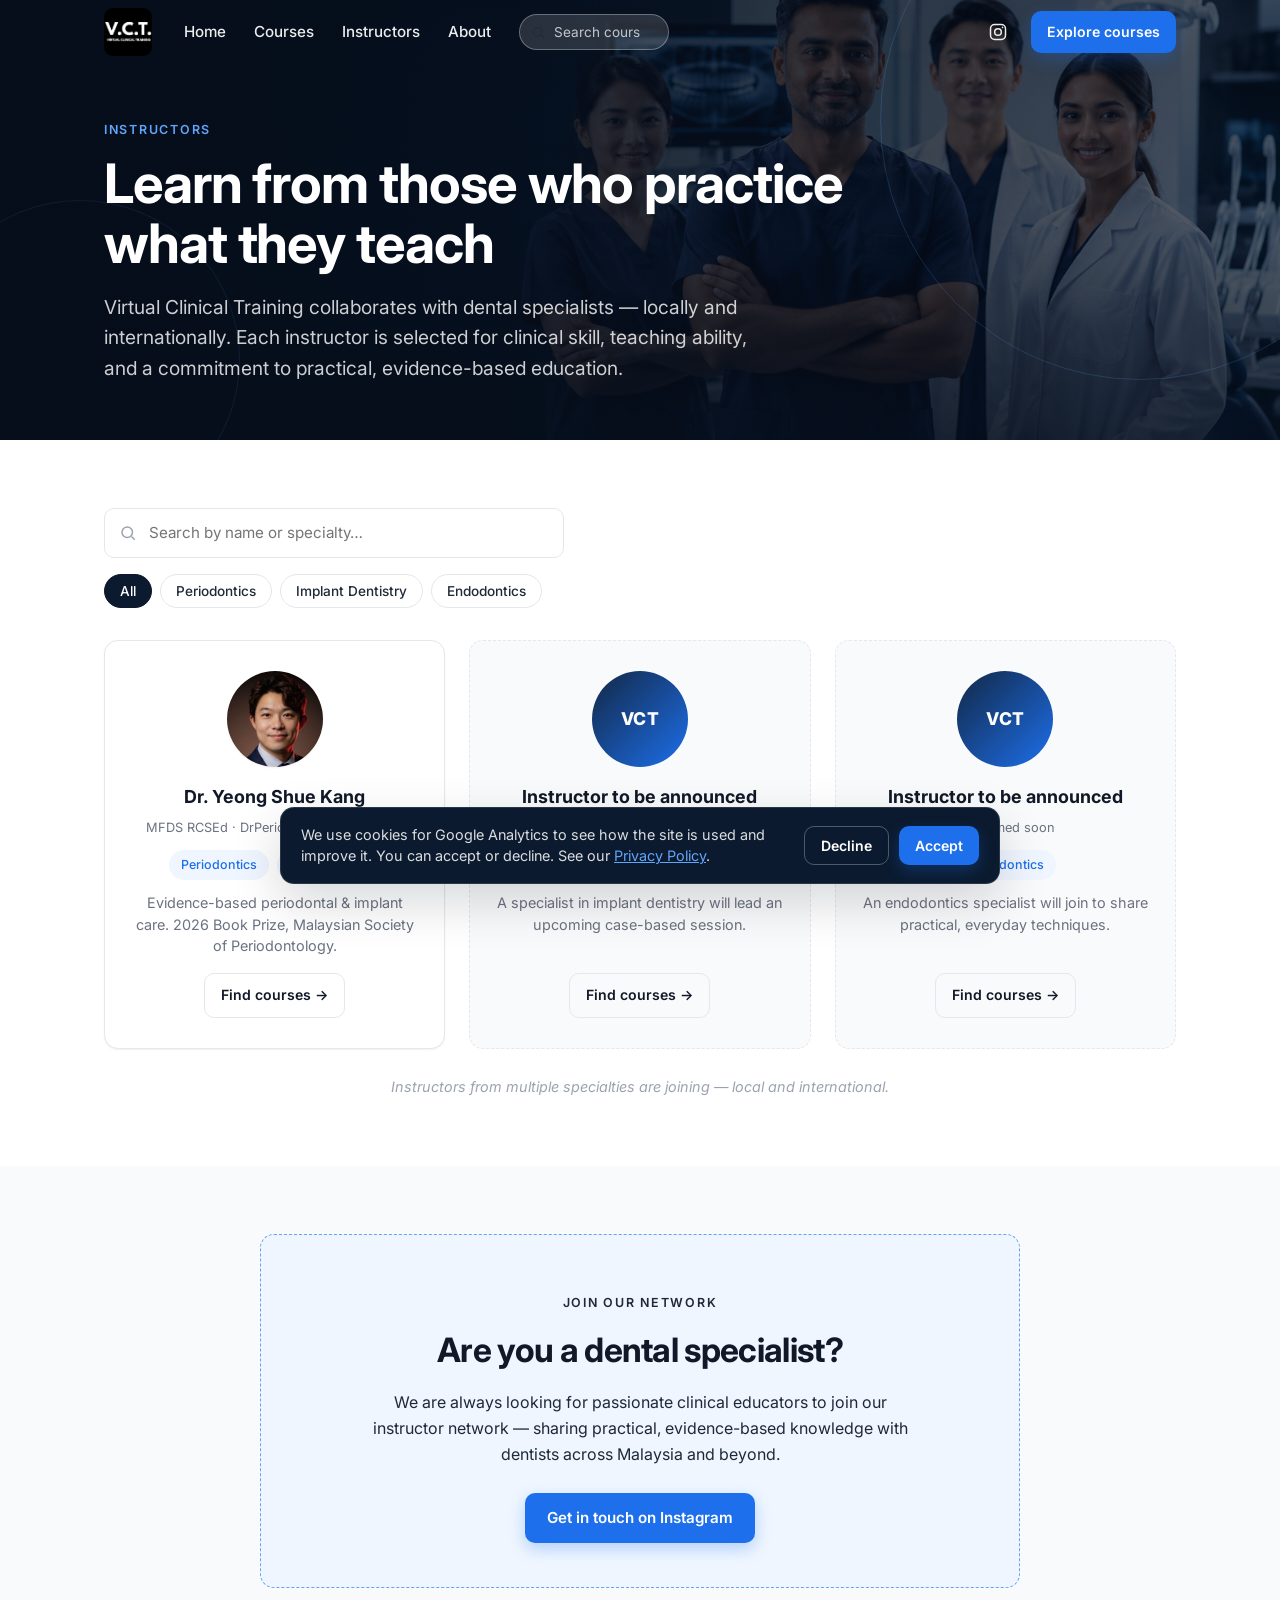
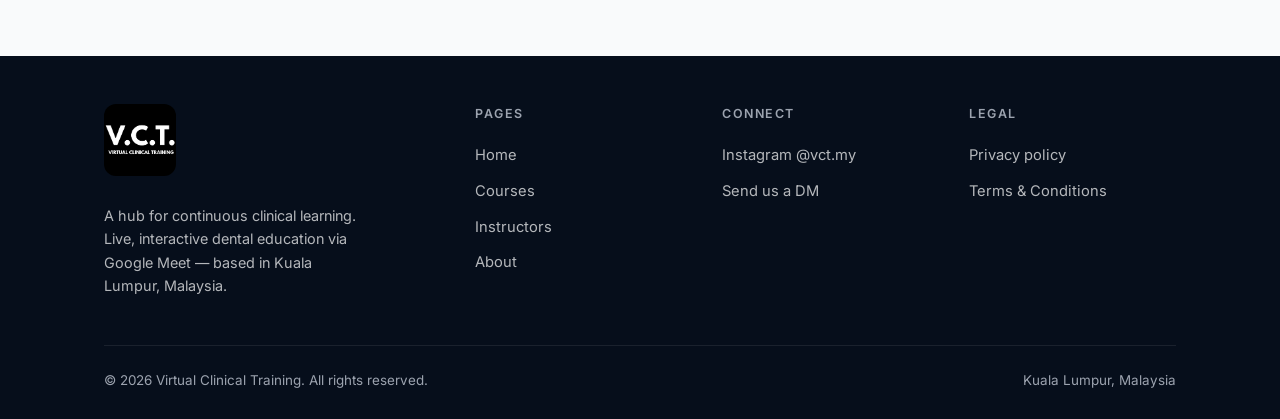
<file: instructors.html>
<!DOCTYPE html>
<html lang="en">
<head>
  <meta charset="UTF-8">
  <meta name="viewport" content="width=device-width, initial-scale=1.0">
  <meta name="robots" content="noindex, nofollow"><!-- Prototype: keep out of search until the real WordPress site launches -->
  <title>Instructors — Virtual Clinical Training | Dental specialists &amp; clinical educators</title>
  <meta name="description" content="Meet the dental specialists behind Virtual Clinical Training. Each instructor is selected for clinical skill, teaching ability, and a commitment to practical, evidence-based education.">
  <link rel="canonical" href="https://virtualclinicaltraining.example/instructors.html">
  <link rel="icon" href="images/brand-logo.png" type="image/png">

  <meta property="og:type" content="website">
  <meta property="og:title" content="Instructors — Virtual Clinical Training">
  <meta property="og:description" content="Meet the dental specialists behind VCT — selected for clinical skill, teaching ability, and practical education.">
  <meta property="og:image" content="https://virtualclinicaltraining.example/images/brand-logo.png">
  <meta property="og:url" content="https://virtualclinicaltraining.example/instructors.html">

  <link rel="preconnect" href="https://fonts.googleapis.com">
  <link rel="preconnect" href="https://fonts.gstatic.com" crossorigin>
  <link href="https://fonts.googleapis.com/css2?family=Inter:wght@400;500;600;700;800&family=Instrument+Serif:ital@0;1&display=swap" rel="stylesheet">

  <link rel="stylesheet" href="style.css">

  <!-- Structured data: CollectionPage + Organization + Person -->
  <script type="application/ld+json">
  {
    "@context": "https://schema.org",
    "@graph": [
      {
        "@type": "EducationalOrganization",
        "@id": "https://virtualclinicaltraining.example/#org",
        "name": "Virtual Clinical Training",
        "url": "https://virtualclinicaltraining.example/",
        "email": "virtualclinicaltraining@gmail.com",
        "sameAs": ["https://www.instagram.com/vct.my/"]
      },
      {
        "@type": "CollectionPage",
        "url": "https://virtualclinicaltraining.example/instructors.html",
        "name": "Instructors — Virtual Clinical Training",
        "about": { "@id": "https://virtualclinicaltraining.example/#org" }
      },
      {
        "@type": "Person",
        "name": "Dr. Yeong Shue Kang",
        "jobTitle": "Periodontist",
        "worksFor": { "@id": "https://virtualclinicaltraining.example/#org" },
        "alumniOf": ["Universiti Malaya", "Royal College of Surgeons of Edinburgh"],
        "hasCredential": "MFDS RCSEd · MOSc (Mal) · DrPerio (Mal)",
        "award": "2026 Book Prize, Malaysian Society of Periodontology",
        "knowsAbout": ["Periodontics", "Non-surgical periodontal therapy", "Implant dentistry"]
      }
    ]
  }
  </script>
</head>
<body>

  <!-- ============================ HEADER ============================ -->
  <header class="site-header at-top" id="header">
    <div class="container">
      <a href="index.html" class="logo" aria-label="Virtual Clinical Training home">
        <img src="images/brand-logo.png" alt="Virtual Clinical Training (V.C.T.)" class="logo-img" width="48" height="48">
      </a>
      <nav class="nav" aria-label="Primary">
        <a href="index.html">Home</a>
        <a href="courses.html">Courses</a>
        <a href="instructors.html" aria-current="page">Instructors</a>
        <a href="about.html">About</a>
        <form class="nav-search" role="search" action="courses.html" method="get">
          <svg class="search-ic" viewBox="0 0 24 24" fill="none" stroke="currentColor" stroke-width="2" aria-hidden="true"><circle cx="11" cy="11" r="7"/><path d="M21 21l-4.3-4.3"/></svg>
          <input type="search" name="q" placeholder="Search courses" aria-label="Search courses">
        </form>
      </nav>
      <div class="header-actions">
        <a href="https://www.instagram.com/vct.my/" target="_blank" rel="noopener" class="icon-btn desktop-only" aria-label="Instagram">
          <svg viewBox="0 0 24 24" fill="none" stroke="currentColor" stroke-width="1.8"><rect x="3" y="3" width="18" height="18" rx="5"/><circle cx="12" cy="12" r="4"/><circle cx="17.5" cy="6.5" r="1" fill="currentColor" stroke="none"/></svg>
        </a>
        <a href="courses.html" class="btn btn-primary btn-sm">Explore courses</a>
      </div>
      <button class="hamburger" id="hamburger" aria-label="Open menu">
        <svg viewBox="0 0 24 24" fill="none" stroke="currentColor" stroke-width="2"><line x1="4" y1="7" x2="20" y2="7"/><line x1="4" y1="12" x2="20" y2="12"/><line x1="4" y1="17" x2="20" y2="17"/></svg>
      </button>
    </div>
  </header>

  <div class="mobile-nav" id="mobileNav">
    <div class="mobile-nav-head">
      <span class="logo"><img src="images/brand-logo.png" alt="Virtual Clinical Training (V.C.T.)" class="logo-img" width="44" height="44"></span>
      <button class="icon-btn" id="mobileClose" aria-label="Close menu">
        <svg viewBox="0 0 24 24" fill="none" stroke="currentColor" stroke-width="2"><line x1="6" y1="6" x2="18" y2="18"/><line x1="18" y1="6" x2="6" y2="18"/></svg>
      </button>
    </div>
    <ul>
      <li><a href="index.html">Home</a></li>
      <li><a href="courses.html">Courses</a></li>
      <li><a href="instructors.html">Instructors</a></li>
      <li><a href="about.html">About</a></li>
    </ul>
    <form class="mobile-search" role="search" action="courses.html" method="get">
      <input type="search" name="q" placeholder="Search courses" aria-label="Search courses">
    </form>
    <a href="courses.html" class="btn btn-primary">Explore courses</a>
    <div class="mobile-nav-social">
      <a href="https://www.instagram.com/vct.my/" target="_blank" rel="noopener" class="icon-btn" aria-label="Instagram">
        <svg viewBox="0 0 24 24" fill="none" stroke="currentColor" stroke-width="1.8"><rect x="3" y="3" width="18" height="18" rx="5"/><circle cx="12" cy="12" r="4"/><circle cx="17.5" cy="6.5" r="1" fill="currentColor" stroke="none"/></svg>
      </a>
    </div>
  </div>

  <main>
    <!-- ============ PAGE HERO ============ -->
    <section class="page-hero page-hero-sm">
      <div class="page-hero-bg" style="background-image:url('images/03%20Instructor/Instructors-hero-1.png')"></div>
      <div class="page-hero-overlay"></div>
      <div class="hero-shape s1"></div>
      <div class="hero-shape s2"></div>
      <div class="container">
        <p class="eyebrow reveal">Instructors</p>
        <h1 class="reveal">Learn from those who practice what they teach</h1>
        <p class="lead reveal">Virtual Clinical Training collaborates with dental specialists — locally and internationally. Each instructor is selected for clinical skill, teaching ability, and a commitment to practical, evidence-based education.</p>
      </div>
    </section>

    <!-- ============ FILTER + INSTRUCTOR CARDS ============ -->
    <section class="section">
      <div class="container">
        <div class="course-filter reveal">
          <div class="search-box">
            <svg viewBox="0 0 24 24" fill="none" stroke="currentColor" stroke-width="2"><circle cx="11" cy="11" r="7"/><path d="M21 21l-4.3-4.3"/></svg>
            <input type="search" id="instructorSearch" placeholder="Search by name or specialty…" aria-label="Search instructors">
          </div>
          <div class="tag-filter" role="group" aria-label="Filter by specialty">
            <button class="tag-chip active" data-tag="all">All</button>
            <button class="tag-chip" data-tag="periodontics">Periodontics</button>
            <button class="tag-chip" data-tag="implant">Implant Dentistry</button>
            <button class="tag-chip" data-tag="endodontics">Endodontics</button>
          </div>
        </div>

        <p class="no-results" id="noResults">No instructors match your search. Try a different keyword or specialty.</p>

        <div class="inst-cards">
          <!-- Dr. Yeong (confirmed) -->
          <div class="inst-card reveal" data-tags="periodontics,non-surgical,implant">
            <img src="images/03%20Instructor/Dr.%20Yeong%20Shue%20Kang.png" alt="Dr. Yeong Shue Kang, periodontist and Virtual Clinical Training instructor" class="inst-photo" width="96" height="96" loading="lazy">
            <h3>Dr. Yeong Shue Kang</h3>
            <p class="cred">MFDS RCSEd · DrPerio (Universiti Malaya)</p>
            <div class="tags"><span class="tag">Periodontics</span><span class="tag">Non-surgical</span></div>
            <p class="inst-bio">Evidence-based periodontal &amp; implant care. 2026 Book Prize, Malaysian Society of Periodontology.</p>
            <a href="courses.html?q=Dr.%20Yeong%20Shue%20Kang" class="btn btn-ghost-dark btn-sm inst-find">Find courses →</a>
          </div>

          <!-- Placeholder — to be announced -->
          <div class="inst-card is-soon reveal d1" data-tags="implant">
            <span class="inst-avatar">VCT</span>
            <h3>Instructor to be announced</h3>
            <p class="cred">Confirmed soon</p>
            <div class="tags"><span class="tag">Implant Dentistry</span></div>
            <p class="inst-bio">A specialist in implant dentistry will lead an upcoming case-based session.</p>
            <a href="courses.html?q=Implant%20Dentistry" class="btn btn-ghost-dark btn-sm inst-find">Find courses →</a>
          </div>

          <!-- Placeholder — to be announced -->
          <div class="inst-card is-soon reveal d2" data-tags="endodontics">
            <span class="inst-avatar">VCT</span>
            <h3>Instructor to be announced</h3>
            <p class="cred">Confirmed soon</p>
            <div class="tags"><span class="tag">Endodontics</span></div>
            <p class="inst-bio">An endodontics specialist will join to share practical, everyday techniques.</p>
            <a href="courses.html?q=Endodontics" class="btn btn-ghost-dark btn-sm inst-find">Find courses →</a>
          </div>
        </div>
        <p class="spotlight-more">Instructors from multiple specialties are joining — local and international.</p>
      </div>
    </section>

    <!-- ============ BECOME AN INSTRUCTOR ============ -->
    <section class="section alt">
      <div class="container">
        <div class="recruit-card reveal">
          <p class="eyebrow">Join our network</p>
          <h2>Are you a dental specialist?</h2>
          <p>We are always looking for passionate clinical educators to join our instructor network — sharing practical, evidence-based knowledge with dentists across Malaysia and beyond.</p>
          <div class="recruit-actions">
            <a href="https://ig.me/m/vct.my" target="_blank" rel="noopener" class="btn btn-primary">Get in touch on Instagram</a>
          </div>
        </div>
      </div>
    </section>
  </main>

  <!-- ============================ FOOTER ============================ -->
  <footer class="site-footer">
    <div class="container">
      <div class="footer-grid">
        <div class="footer-brand">
          <a href="index.html" class="logo">
            <img src="images/brand-logo.png" alt="Virtual Clinical Training (V.C.T.)" class="logo-img footer-logo-img" width="72" height="72">
          </a>
          <p>A hub for continuous clinical learning. Live, interactive dental education via Google Meet — based in Kuala Lumpur, Malaysia.</p>
        </div>
        <div>
          <h4>Pages</h4>
          <ul>
            <li><a href="index.html">Home</a></li>
            <li><a href="courses.html">Courses</a></li>
            <li><a href="instructors.html">Instructors</a></li>
            <li><a href="about.html">About</a></li>
          </ul>
        </div>
        <div>
          <h4>Connect</h4>
          <ul>
            <li><a href="https://www.instagram.com/vct.my/" target="_blank" rel="noopener">Instagram @vct.my</a></li>
            <li><a href="https://ig.me/m/vct.my" target="_blank" rel="noopener">Send us a DM</a></li>
          </ul>
        </div>
        <div>
          <h4>Legal</h4>
          <ul>
            <li><a href="privacy.html">Privacy policy</a></li>
            <li><a href="terms.html">Terms &amp; Conditions</a></li>
          </ul>
        </div>
      </div>
      <div class="footer-bottom">
        <span>© 2026 Virtual Clinical Training. All rights reserved.</span>
        <span>Kuala Lumpur, Malaysia</span>
      </div>
    </div>
  </footer>

  <!-- ============================ SCRIPTS ============================ -->
  <script>
    const header = document.getElementById('header');
    const onScroll = () => {
      if (window.scrollY > 50) { header.classList.remove('at-top'); header.classList.add('scrolled'); }
      else { header.classList.add('at-top'); header.classList.remove('scrolled'); }
    };
    window.addEventListener('scroll', onScroll, { passive: true });
    onScroll();

    const mobileNav = document.getElementById('mobileNav');
    document.getElementById('hamburger').addEventListener('click', () => mobileNav.classList.add('open'));
    document.getElementById('mobileClose').addEventListener('click', () => mobileNav.classList.remove('open'));
    mobileNav.querySelectorAll('a').forEach(a => a.addEventListener('click', () => mobileNav.classList.remove('open')));

    const io = new IntersectionObserver((entries) => {
      entries.forEach(e => { if (e.isIntersecting) { e.target.classList.add('in'); io.unobserve(e.target); } });
    }, { threshold: 0.12 });
    document.querySelectorAll('.reveal').forEach(el => io.observe(el));

    // Instructor search + tag filter (matches name, specialty, bio, tags)
    (function(){
      const search = document.getElementById('instructorSearch');
      const chips = document.querySelectorAll('.tag-chip');
      const cards = document.querySelectorAll('.inst-card');
      const noResults = document.getElementById('noResults');
      let activeTag = 'all';

      function apply(){
        const q = (search.value || '').trim().toLowerCase();
        let any = false;
        cards.forEach(card => {
          const tags = (card.dataset.tags || '').split(',');
          const text = (card.textContent + ' ' + (card.dataset.tags || '')).toLowerCase();
          const tagOk = activeTag === 'all' || tags.includes(activeTag);
          const qOk = q === '' || text.includes(q);
          const show = tagOk && qOk;
          card.classList.toggle('hidden', !show);
          if (show) any = true;
        });
        noResults.classList.toggle('show', !any);
      }

      chips.forEach(c => c.addEventListener('click', () => {
        chips.forEach(x => x.classList.remove('active'));
        c.classList.add('active');
        activeTag = c.dataset.tag;
        apply();
      }));
      search.addEventListener('input', apply);
    })();
  </script>

  <!-- Cookie consent + Google Analytics (opt-in) -->
  <script src="cookie-consent.js" defer></script>
</body>
</html>
</file>
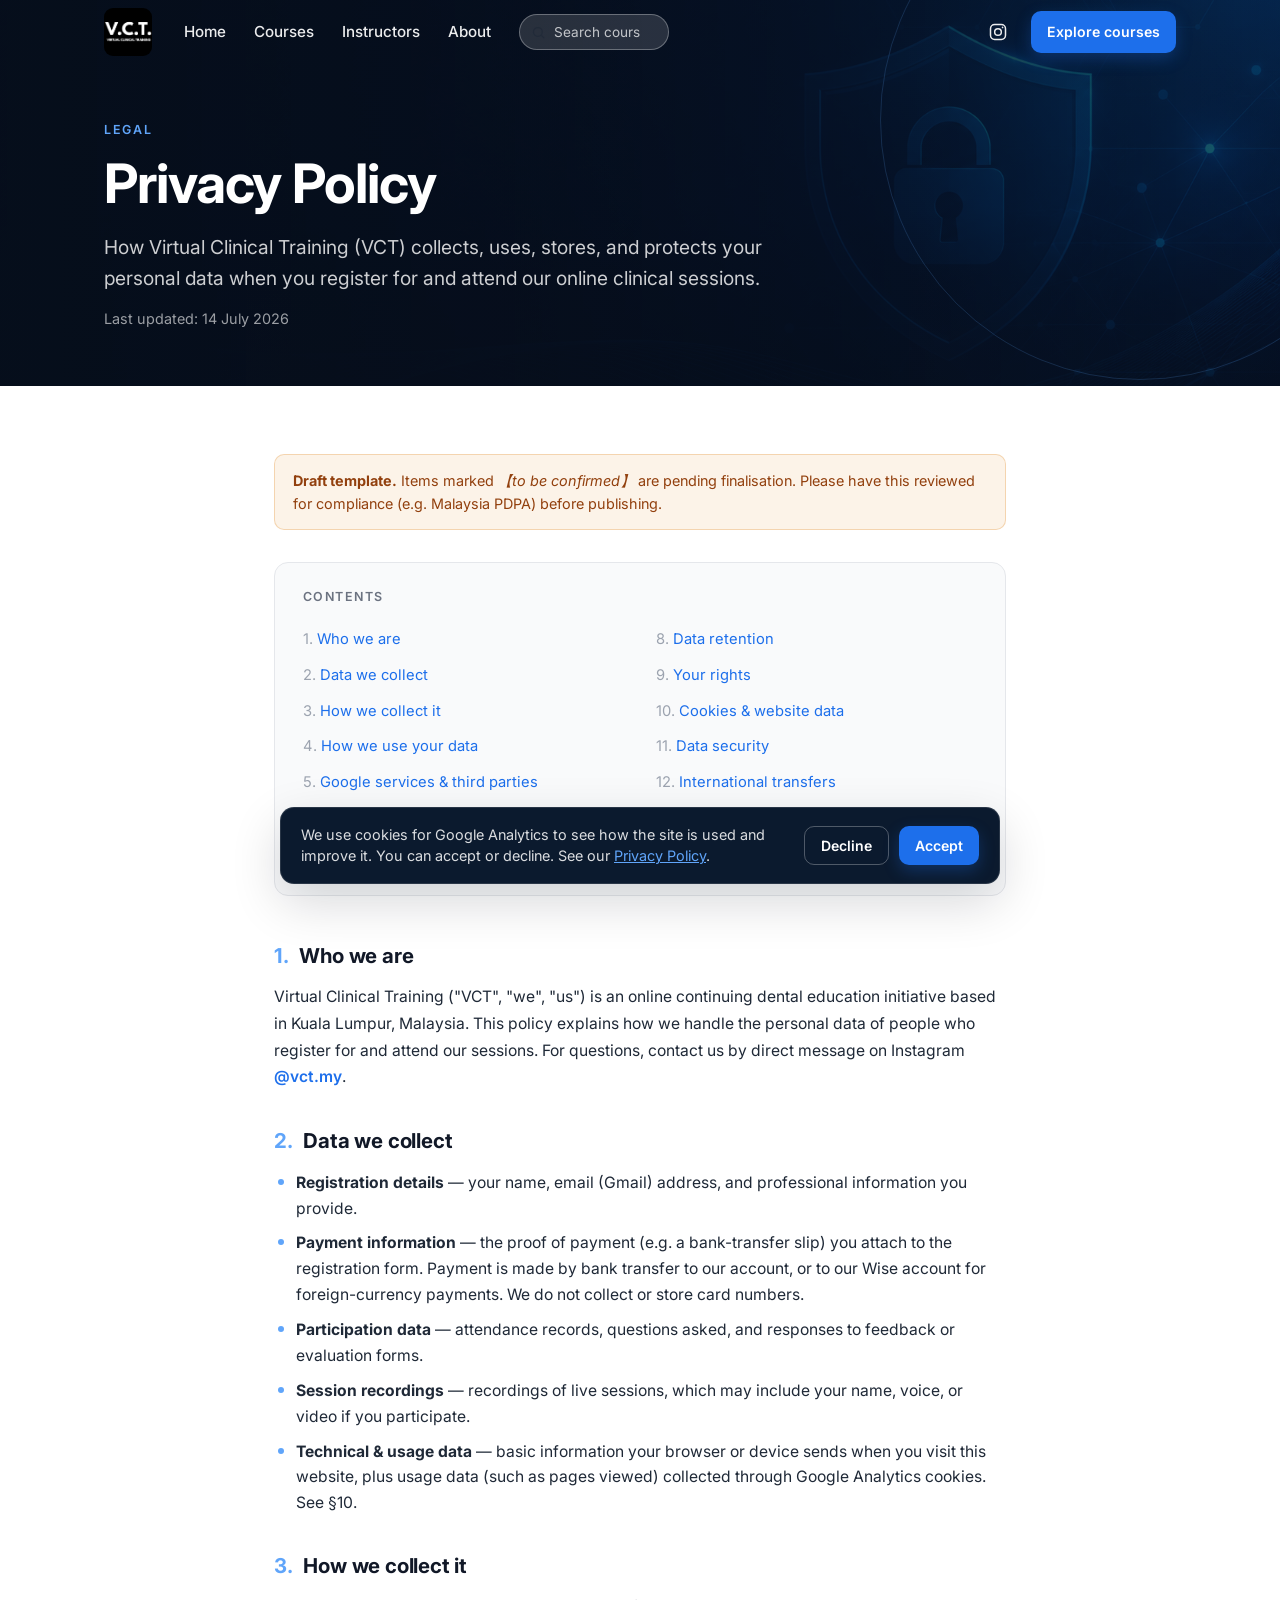
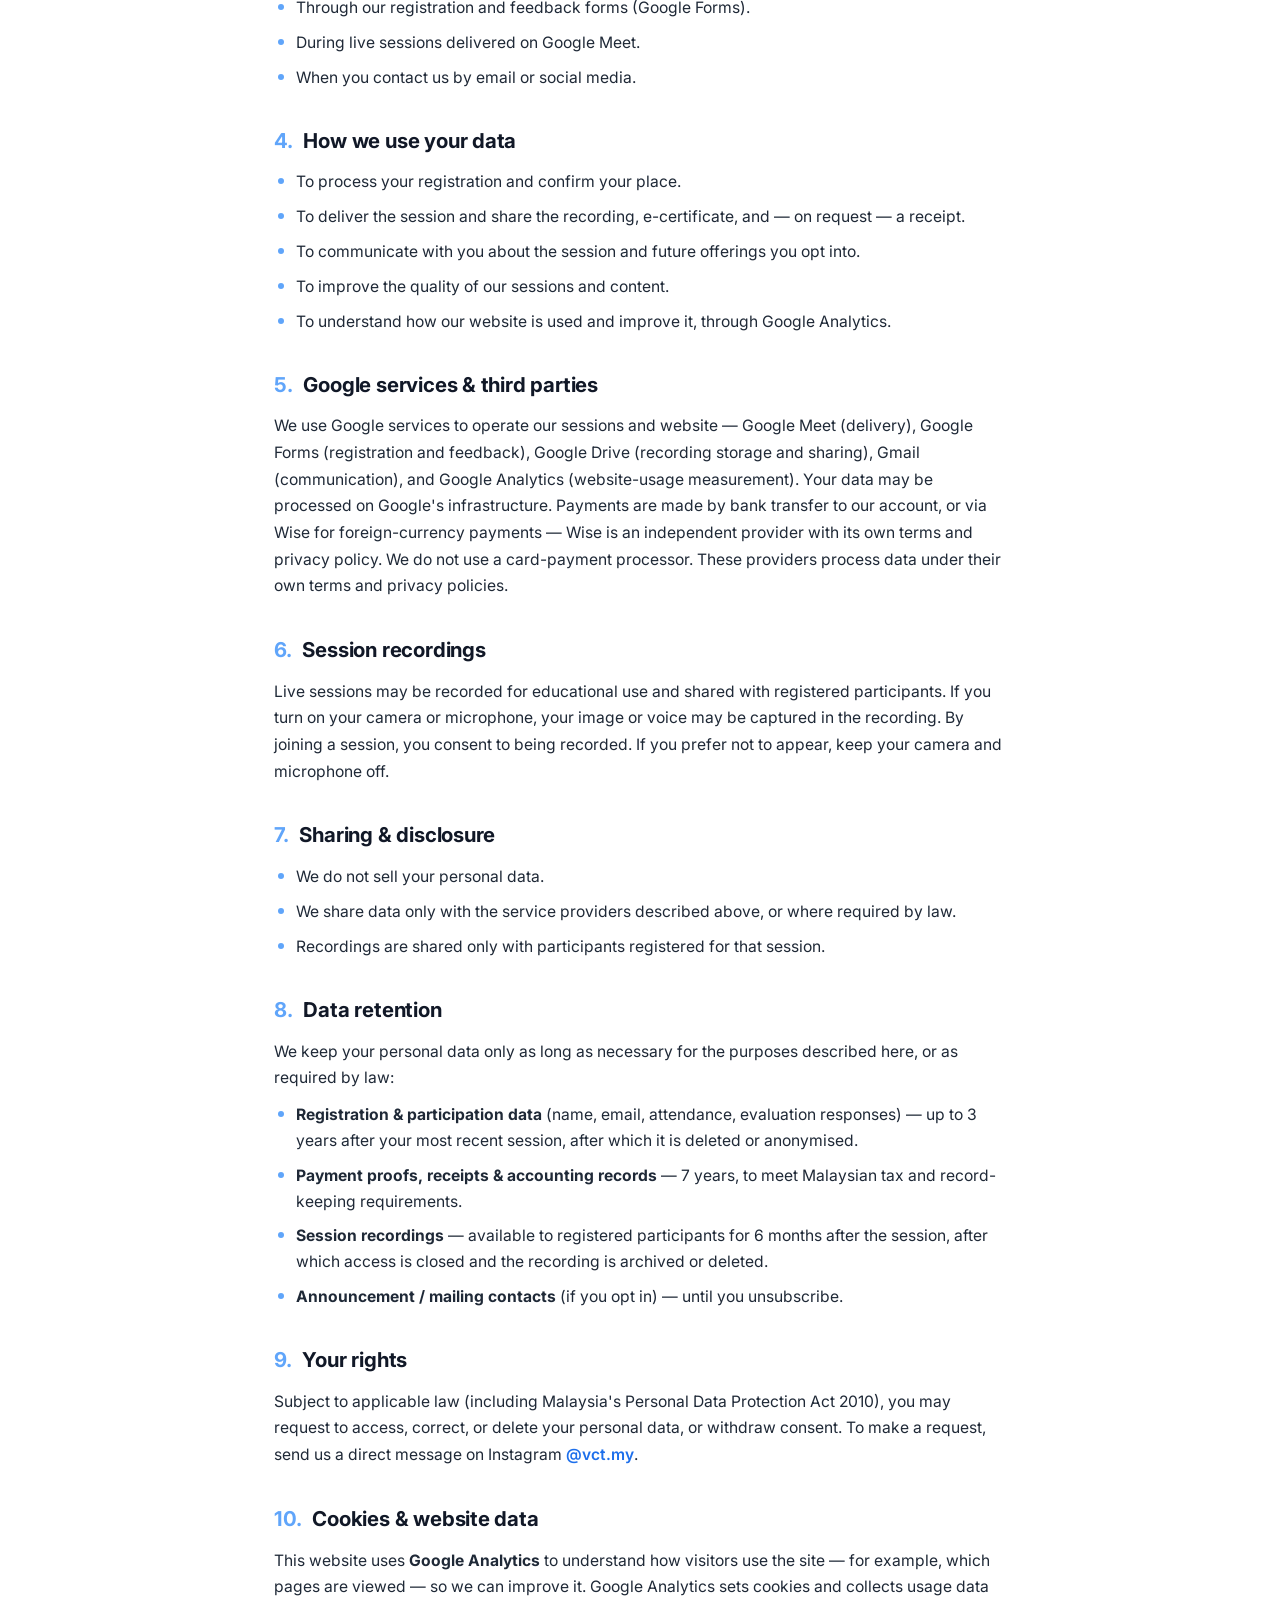
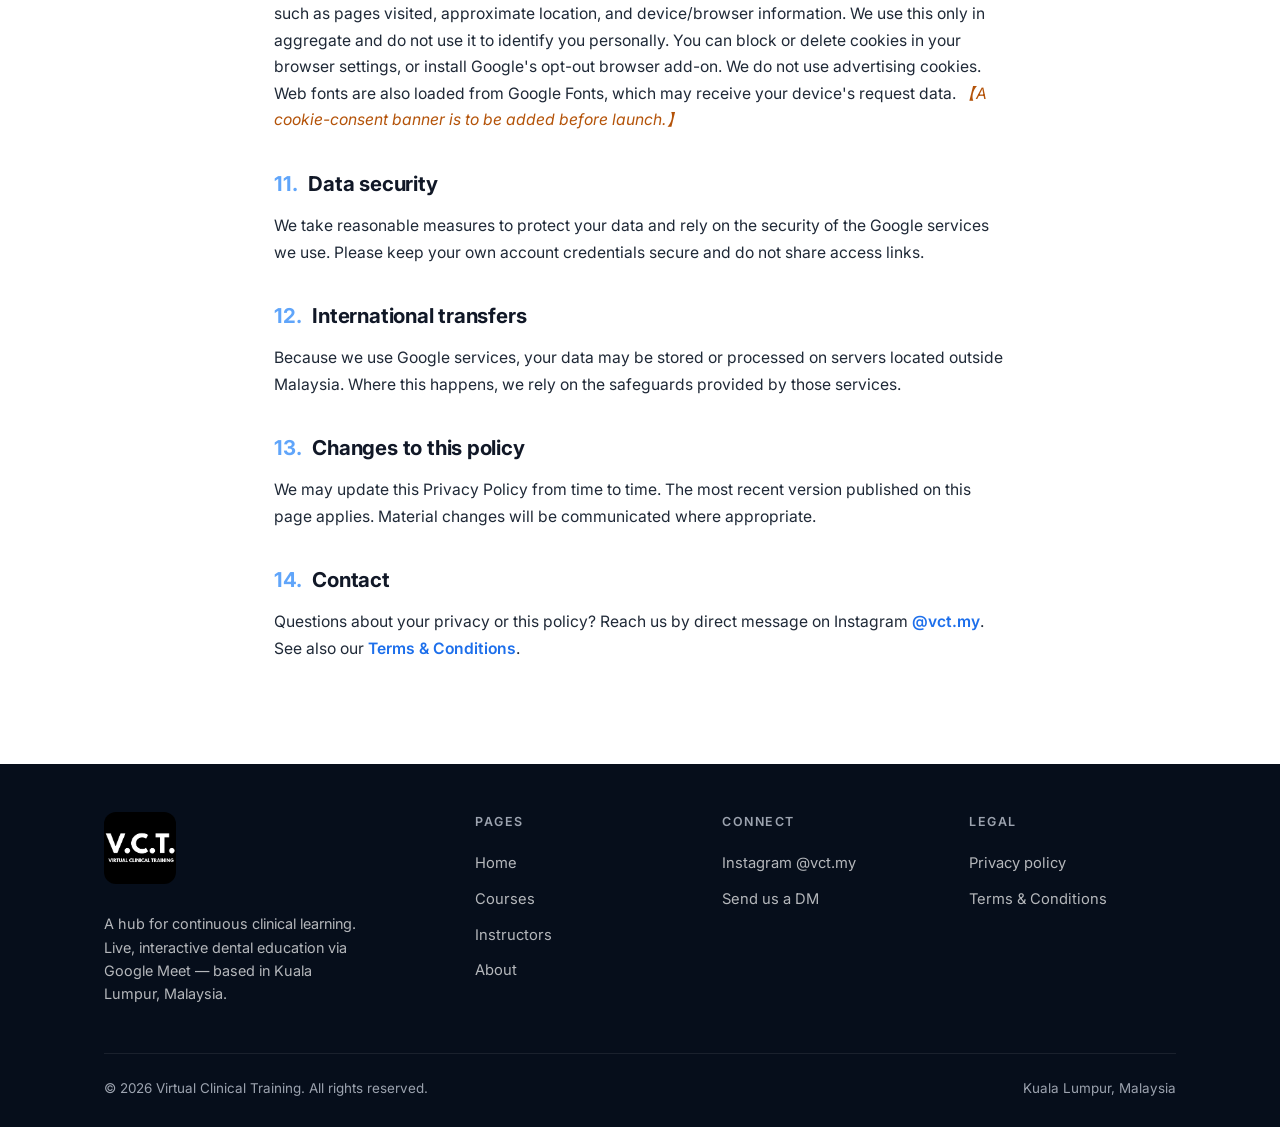
<file: privacy.html>
<!DOCTYPE html>
<html lang="en">
<head>
  <meta charset="UTF-8">
  <meta name="viewport" content="width=device-width, initial-scale=1.0">
  <title>Privacy Policy — Virtual Clinical Training</title>
  <meta name="description" content="How Virtual Clinical Training (VCT) collects, uses, stores, and protects your personal data when you register for and attend our online clinical sessions.">
  <link rel="canonical" href="https://virtualclinicaltraining.example/privacy.html">
  <link rel="icon" href="images/brand-logo.png" type="image/png">
  <meta name="robots" content="noindex, nofollow"><!-- Prototype: keep out of search until the real WordPress site launches -->

  <meta property="og:type" content="website">
  <meta property="og:title" content="Privacy Policy — Virtual Clinical Training">
  <meta property="og:description" content="How VCT collects, uses, and protects your personal data.">
  <meta property="og:url" content="https://virtualclinicaltraining.example/privacy.html">

  <link rel="preconnect" href="https://fonts.googleapis.com">
  <link rel="preconnect" href="https://fonts.gstatic.com" crossorigin>
  <link href="https://fonts.googleapis.com/css2?family=Inter:wght@400;500;600;700;800&family=Instrument+Serif:ital@0;1&display=swap" rel="stylesheet">

  <link rel="stylesheet" href="style.css">

  <script type="application/ld+json">
  {
    "@context": "https://schema.org",
    "@type": "WebPage",
    "name": "Privacy Policy — Virtual Clinical Training",
    "url": "https://virtualclinicaltraining.example/privacy.html",
    "publisher": {
      "@type": "EducationalOrganization",
      "name": "Virtual Clinical Training",
      "url": "https://virtualclinicaltraining.example/"
    }
  }
  </script>
</head>
<body>

  <!-- ============================ HEADER ============================ -->
  <header class="site-header at-top" id="header">
    <div class="container">
      <a href="index.html" class="logo" aria-label="Virtual Clinical Training home">
        <img src="images/brand-logo.png" alt="Virtual Clinical Training (V.C.T.)" class="logo-img" width="48" height="48">
      </a>
      <nav class="nav" aria-label="Primary">
        <a href="index.html">Home</a>
        <a href="courses.html">Courses</a>
        <a href="instructors.html">Instructors</a>
        <a href="about.html">About</a>
        <form class="nav-search" role="search" action="courses.html" method="get">
          <svg class="search-ic" viewBox="0 0 24 24" fill="none" stroke="currentColor" stroke-width="2" aria-hidden="true"><circle cx="11" cy="11" r="7"/><path d="M21 21l-4.3-4.3"/></svg>
          <input type="search" name="q" placeholder="Search courses" aria-label="Search courses">
        </form>
      </nav>
      <div class="header-actions">
        <a href="https://www.instagram.com/vct.my/" target="_blank" rel="noopener" class="icon-btn desktop-only" aria-label="Instagram">
          <svg viewBox="0 0 24 24" fill="none" stroke="currentColor" stroke-width="1.8"><rect x="3" y="3" width="18" height="18" rx="5"/><circle cx="12" cy="12" r="4"/><circle cx="17.5" cy="6.5" r="1" fill="currentColor" stroke="none"/></svg>
        </a>
        <a href="courses.html" class="btn btn-primary btn-sm">Explore courses</a>
      </div>
      <button class="hamburger" id="hamburger" aria-label="Open menu">
        <svg viewBox="0 0 24 24" fill="none" stroke="currentColor" stroke-width="2"><line x1="4" y1="7" x2="20" y2="7"/><line x1="4" y1="12" x2="20" y2="12"/><line x1="4" y1="17" x2="20" y2="17"/></svg>
      </button>
    </div>
  </header>

  <div class="mobile-nav" id="mobileNav">
    <div class="mobile-nav-head">
      <span class="logo"><img src="images/brand-logo.png" alt="Virtual Clinical Training (V.C.T.)" class="logo-img" width="44" height="44"></span>
      <button class="icon-btn" id="mobileClose" aria-label="Close menu">
        <svg viewBox="0 0 24 24" fill="none" stroke="currentColor" stroke-width="2"><line x1="6" y1="6" x2="18" y2="18"/><line x1="18" y1="6" x2="6" y2="18"/></svg>
      </button>
    </div>
    <ul>
      <li><a href="index.html">Home</a></li>
      <li><a href="courses.html">Courses</a></li>
      <li><a href="instructors.html">Instructors</a></li>
      <li><a href="about.html">About</a></li>
    </ul>
    <form class="mobile-search" role="search" action="courses.html" method="get">
      <input type="search" name="q" placeholder="Search courses" aria-label="Search courses">
    </form>
    <a href="courses.html" class="btn btn-primary">Explore courses</a>
    <div class="mobile-nav-social">
      <a href="https://www.instagram.com/vct.my/" target="_blank" rel="noopener" class="icon-btn" aria-label="Instagram">
        <svg viewBox="0 0 24 24" fill="none" stroke="currentColor" stroke-width="1.8"><rect x="3" y="3" width="18" height="18" rx="5"/><circle cx="12" cy="12" r="4"/><circle cx="17.5" cy="6.5" r="1" fill="currentColor" stroke="none"/></svg>
      </a>
    </div>
  </div>

  <main>
    <!-- ============ HERO ============ -->
    <section class="page-hero page-hero-sm">
      <div class="page-hero-bg" style="background-image:url('images/05%20Privacy%20policy/PrivacyPolicy-hero-1.png')"></div>
      <div class="page-hero-overlay"></div>
      <div class="hero-shape s1"></div>
      <div class="container">
        <p class="eyebrow reveal">Legal</p>
        <h1 class="reveal">Privacy Policy</h1>
        <p class="lead reveal">How Virtual Clinical Training (VCT) collects, uses, stores, and protects your personal data when you register for and attend our online clinical sessions.</p>
        <p class="legal-updated reveal">Last updated: 14 July 2026</p>
      </div>
    </section>

    <!-- ============ BODY ============ -->
    <section class="section">
      <div class="container container-narrow legal-doc">

        <div class="legal-draft reveal">
          <strong>Draft template.</strong> Items marked <em>【to be confirmed】</em> are pending finalisation. Please have this reviewed for compliance (e.g. Malaysia PDPA) before publishing.
        </div>

        <nav class="legal-toc reveal" aria-label="Table of contents">
          <h2>Contents</h2>
          <ol>
            <li><a href="#s1">Who we are</a></li>
            <li><a href="#s2">Data we collect</a></li>
            <li><a href="#s3">How we collect it</a></li>
            <li><a href="#s4">How we use your data</a></li>
            <li><a href="#s5">Google services &amp; third parties</a></li>
            <li><a href="#s6">Session recordings</a></li>
            <li><a href="#s7">Sharing &amp; disclosure</a></li>
            <li><a href="#s8">Data retention</a></li>
            <li><a href="#s9">Your rights</a></li>
            <li><a href="#s10">Cookies &amp; website data</a></li>
            <li><a href="#s11">Data security</a></li>
            <li><a href="#s12">International transfers</a></li>
            <li><a href="#s13">Changes to this policy</a></li>
            <li><a href="#s14">Contact</a></li>
          </ol>
        </nav>

        <div class="legal-section reveal" id="s1">
          <h2><span class="num">1.</span> Who we are</h2>
          <p>Virtual Clinical Training ("VCT", "we", "us") is an online continuing dental education initiative based in Kuala Lumpur, Malaysia. This policy explains how we handle the personal data of people who register for and attend our sessions. For questions, contact us by direct message on Instagram <a href="https://www.instagram.com/vct.my/" target="_blank" rel="noopener">@vct.my</a>.</p>
        </div>

        <div class="legal-section reveal" id="s2">
          <h2><span class="num">2.</span> Data we collect</h2>
          <ul>
            <li><strong>Registration details</strong> — your name, email (Gmail) address, and professional information you provide.</li>
            <li><strong>Payment information</strong> — the proof of payment (e.g. a bank-transfer slip) you attach to the registration form. Payment is made by bank transfer to our account, or to our Wise account for foreign-currency payments. We do not collect or store card numbers.</li>
            <li><strong>Participation data</strong> — attendance records, questions asked, and responses to feedback or evaluation forms.</li>
            <li><strong>Session recordings</strong> — recordings of live sessions, which may include your name, voice, or video if you participate.</li>
            <li><strong>Technical &amp; usage data</strong> — basic information your browser or device sends when you visit this website, plus usage data (such as pages viewed) collected through Google Analytics cookies. See §10.</li>
          </ul>
        </div>

        <div class="legal-section reveal" id="s3">
          <h2><span class="num">3.</span> How we collect it</h2>
          <ul>
            <li>Through our registration and feedback forms (Google Forms).</li>
            <li>During live sessions delivered on Google Meet.</li>
            <li>When you contact us by email or social media.</li>
          </ul>
        </div>

        <div class="legal-section reveal" id="s4">
          <h2><span class="num">4.</span> How we use your data</h2>
          <ul>
            <li>To process your registration and confirm your place.</li>
            <li>To deliver the session and share the recording, e-certificate, and — on request — a receipt.</li>
            <li>To communicate with you about the session and future offerings you opt into.</li>
            <li>To improve the quality of our sessions and content.</li>
            <li>To understand how our website is used and improve it, through Google Analytics.</li>
          </ul>
        </div>

        <div class="legal-section reveal" id="s5">
          <h2><span class="num">5.</span> Google services &amp; third parties</h2>
          <p>We use Google services to operate our sessions and website — Google Meet (delivery), Google Forms (registration and feedback), Google Drive (recording storage and sharing), Gmail (communication), and Google Analytics (website-usage measurement). Your data may be processed on Google's infrastructure. Payments are made by bank transfer to our account, or via Wise for foreign-currency payments — Wise is an independent provider with its own terms and privacy policy. We do not use a card-payment processor. These providers process data under their own terms and privacy policies.</p>
        </div>

        <div class="legal-section reveal" id="s6">
          <h2><span class="num">6.</span> Session recordings</h2>
          <p>Live sessions may be recorded for educational use and shared with registered participants. If you turn on your camera or microphone, your image or voice may be captured in the recording. By joining a session, you consent to being recorded. If you prefer not to appear, keep your camera and microphone off.</p>
        </div>

        <div class="legal-section reveal" id="s7">
          <h2><span class="num">7.</span> Sharing &amp; disclosure</h2>
          <ul>
            <li>We do not sell your personal data.</li>
            <li>We share data only with the service providers described above, or where required by law.</li>
            <li>Recordings are shared only with participants registered for that session.</li>
          </ul>
        </div>

        <div class="legal-section reveal" id="s8">
          <h2><span class="num">8.</span> Data retention</h2>
          <p>We keep your personal data only as long as necessary for the purposes described here, or as required by law:</p>
          <ul>
            <li><strong>Registration &amp; participation data</strong> (name, email, attendance, evaluation responses) — up to 3 years after your most recent session, after which it is deleted or anonymised.</li>
            <li><strong>Payment proofs, receipts &amp; accounting records</strong> — 7 years, to meet Malaysian tax and record-keeping requirements.</li>
            <li><strong>Session recordings</strong> — available to registered participants for 6 months after the session, after which access is closed and the recording is archived or deleted.</li>
            <li><strong>Announcement / mailing contacts</strong> (if you opt in) — until you unsubscribe.</li>
          </ul>
        </div>

        <div class="legal-section reveal" id="s9">
          <h2><span class="num">9.</span> Your rights</h2>
          <p>Subject to applicable law (including Malaysia's Personal Data Protection Act 2010), you may request to access, correct, or delete your personal data, or withdraw consent. To make a request, send us a direct message on Instagram <a href="https://www.instagram.com/vct.my/" target="_blank" rel="noopener">@vct.my</a>.</p>
        </div>

        <div class="legal-section reveal" id="s10">
          <h2><span class="num">10.</span> Cookies &amp; website data</h2>
          <p>This website uses <strong>Google Analytics</strong> to understand how visitors use the site — for example, which pages are viewed — so we can improve it. Google Analytics sets cookies and collects usage data such as pages visited, approximate location, and device/browser information. We use this only in aggregate and do not use it to identify you personally. You can block or delete cookies in your browser settings, or install Google's opt-out browser add-on. We do not use advertising cookies. Web fonts are also loaded from Google Fonts, which may receive your device's request data. <em>【A cookie-consent banner is to be added before launch.】</em></p>
        </div>

        <div class="legal-section reveal" id="s11">
          <h2><span class="num">11.</span> Data security</h2>
          <p>We take reasonable measures to protect your data and rely on the security of the Google services we use. Please keep your own account credentials secure and do not share access links.</p>
        </div>

        <div class="legal-section reveal" id="s12">
          <h2><span class="num">12.</span> International transfers</h2>
          <p>Because we use Google services, your data may be stored or processed on servers located outside Malaysia. Where this happens, we rely on the safeguards provided by those services.</p>
        </div>

        <div class="legal-section reveal" id="s13">
          <h2><span class="num">13.</span> Changes to this policy</h2>
          <p>We may update this Privacy Policy from time to time. The most recent version published on this page applies. Material changes will be communicated where appropriate.</p>
        </div>

        <div class="legal-section reveal" id="s14">
          <h2><span class="num">14.</span> Contact</h2>
          <p>Questions about your privacy or this policy? Reach us by direct message on Instagram
            <a href="https://www.instagram.com/vct.my/" target="_blank" rel="noopener">@vct.my</a>.
            See also our <a href="terms.html">Terms &amp; Conditions</a>.</p>
        </div>

      </div>
    </section>
  </main>

  <!-- ============================ FOOTER ============================ -->
  <footer class="site-footer">
    <div class="container">
      <div class="footer-grid">
        <div class="footer-brand">
          <a href="index.html" class="logo">
            <img src="images/brand-logo.png" alt="Virtual Clinical Training (V.C.T.)" class="logo-img footer-logo-img" width="72" height="72">
          </a>
          <p>A hub for continuous clinical learning. Live, interactive dental education via Google Meet — based in Kuala Lumpur, Malaysia.</p>
        </div>
        <div>
          <h4>Pages</h4>
          <ul>
            <li><a href="index.html">Home</a></li>
            <li><a href="courses.html">Courses</a></li>
            <li><a href="instructors.html">Instructors</a></li>
            <li><a href="about.html">About</a></li>
          </ul>
        </div>
        <div>
          <h4>Connect</h4>
          <ul>
            <li><a href="https://www.instagram.com/vct.my/" target="_blank" rel="noopener">Instagram @vct.my</a></li>
            <li><a href="https://ig.me/m/vct.my" target="_blank" rel="noopener">Send us a DM</a></li>
          </ul>
        </div>
        <div>
          <h4>Legal</h4>
          <ul>
            <li><a href="privacy.html">Privacy policy</a></li>
            <li><a href="terms.html">Terms &amp; Conditions</a></li>
          </ul>
        </div>
      </div>
      <div class="footer-bottom">
        <span>© 2026 Virtual Clinical Training. All rights reserved.</span>
        <span>Kuala Lumpur, Malaysia</span>
      </div>
    </div>
  </footer>

  <script>
    const header = document.getElementById('header');
    const onScroll = () => {
      if (window.scrollY > 50) { header.classList.remove('at-top'); header.classList.add('scrolled'); }
      else { header.classList.add('at-top'); header.classList.remove('scrolled'); }
    };
    window.addEventListener('scroll', onScroll, { passive: true });
    onScroll();

    const mobileNav = document.getElementById('mobileNav');
    document.getElementById('hamburger').addEventListener('click', () => mobileNav.classList.add('open'));
    document.getElementById('mobileClose').addEventListener('click', () => mobileNav.classList.remove('open'));
    mobileNav.querySelectorAll('a').forEach(a => a.addEventListener('click', () => mobileNav.classList.remove('open')));

    const io = new IntersectionObserver((entries) => {
      entries.forEach(e => { if (e.isIntersecting) { e.target.classList.add('in'); io.unobserve(e.target); } });
    }, { threshold: 0.08 });
    document.querySelectorAll('.reveal').forEach(el => io.observe(el));
  </script>

  <!-- Cookie consent + Google Analytics (opt-in) -->
  <script src="cookie-consent.js" defer></script>
</body>
</html>
</file>
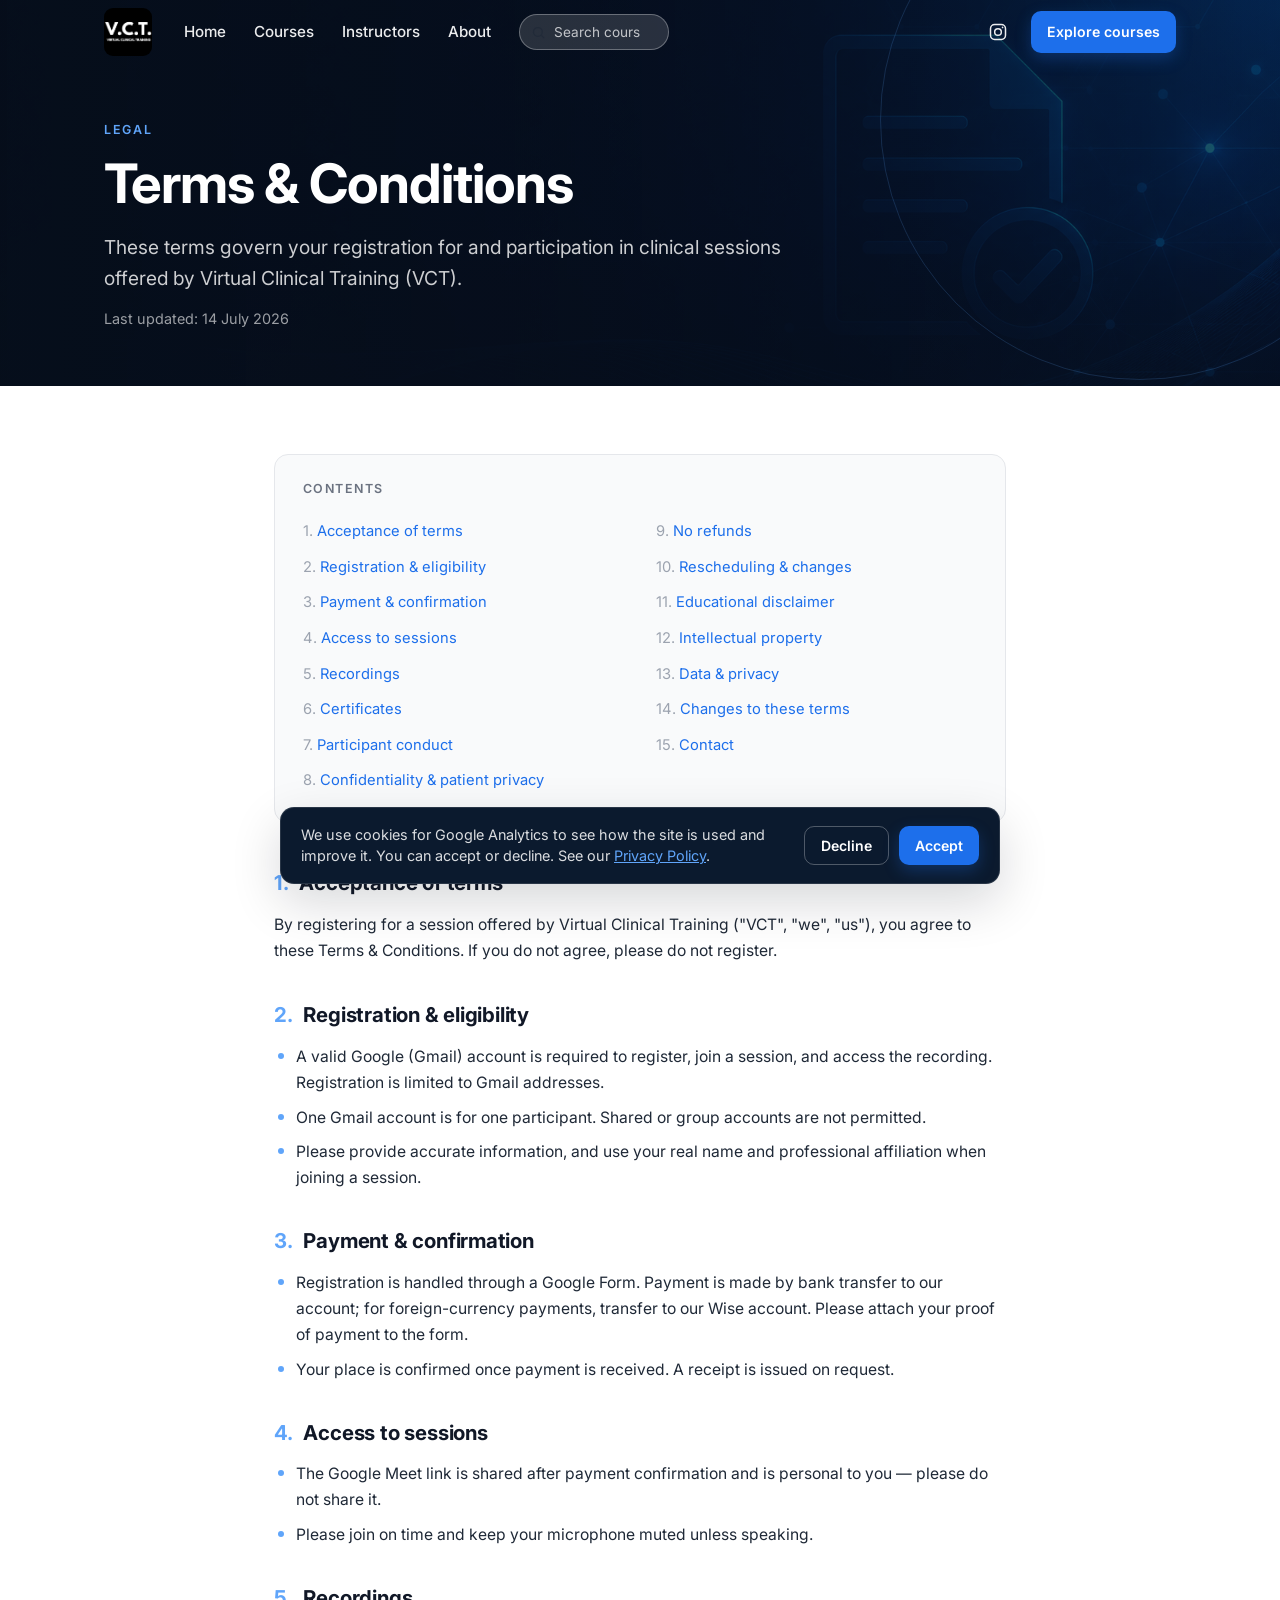
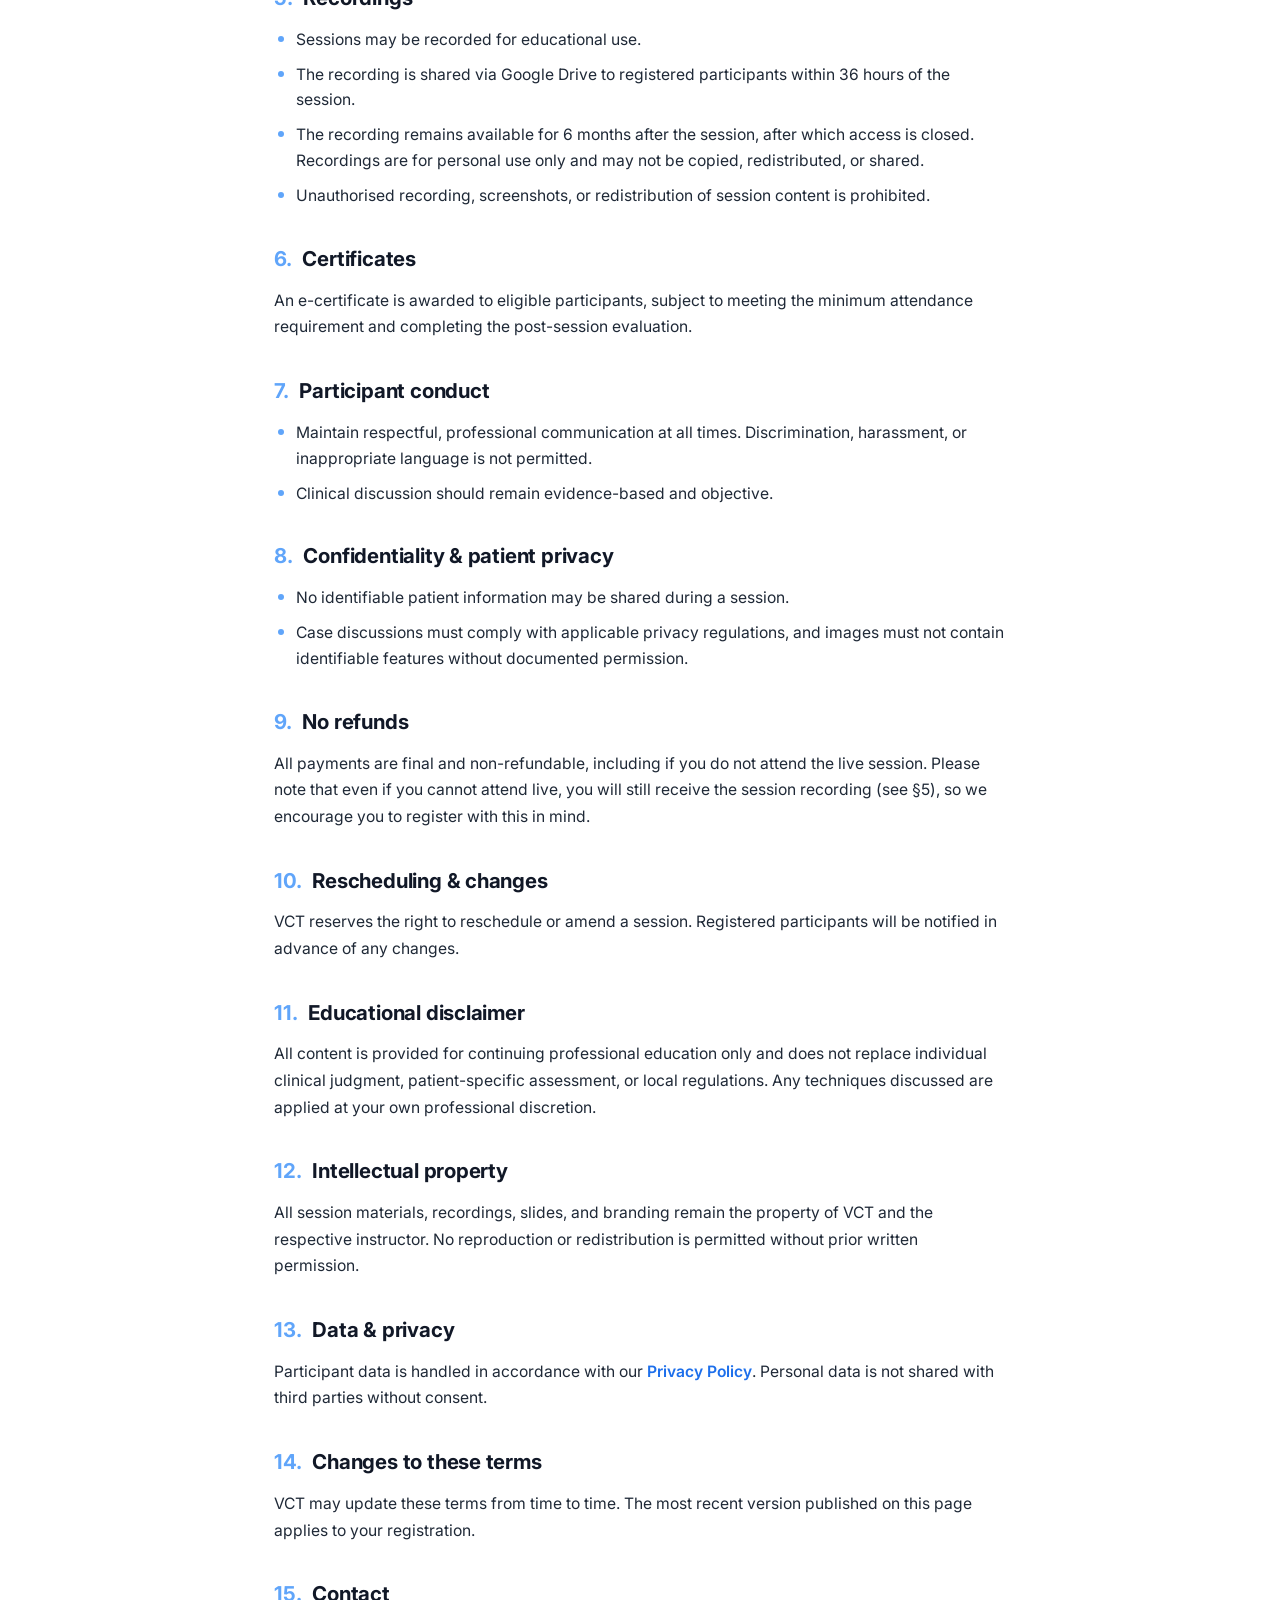
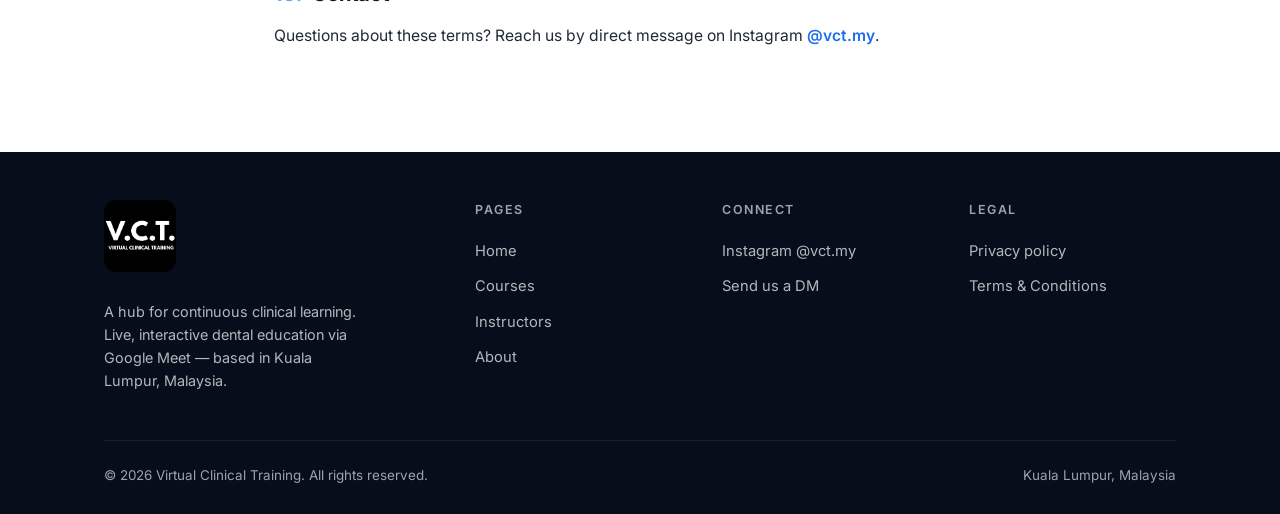
<file: terms.html>
<!DOCTYPE html>
<html lang="en">
<head>
  <meta charset="UTF-8">
  <meta name="viewport" content="width=device-width, initial-scale=1.0">
  <title>Terms &amp; Conditions — Virtual Clinical Training</title>
  <meta name="description" content="The terms and conditions for registering for and participating in Virtual Clinical Training (VCT) online clinical sessions — registration, payment, recordings, certificates, conduct, and more.">
  <link rel="canonical" href="https://virtualclinicaltraining.example/terms.html">
  <link rel="icon" href="images/brand-logo.png" type="image/png">
  <meta name="robots" content="noindex, nofollow"><!-- Prototype: keep out of search until the real WordPress site launches -->

  <meta property="og:type" content="website">
  <meta property="og:title" content="Terms &amp; Conditions — Virtual Clinical Training">
  <meta property="og:description" content="Terms for registering and participating in VCT online clinical sessions.">
  <meta property="og:url" content="https://virtualclinicaltraining.example/terms.html">

  <link rel="preconnect" href="https://fonts.googleapis.com">
  <link rel="preconnect" href="https://fonts.gstatic.com" crossorigin>
  <link href="https://fonts.googleapis.com/css2?family=Inter:wght@400;500;600;700;800&family=Instrument+Serif:ital@0;1&display=swap" rel="stylesheet">

  <link rel="stylesheet" href="style.css">

  <script type="application/ld+json">
  {
    "@context": "https://schema.org",
    "@type": "WebPage",
    "name": "Terms & Conditions — Virtual Clinical Training",
    "url": "https://virtualclinicaltraining.example/terms.html",
    "publisher": {
      "@type": "EducationalOrganization",
      "name": "Virtual Clinical Training",
      "url": "https://virtualclinicaltraining.example/"
    }
  }
  </script>
</head>
<body>

  <!-- ============================ HEADER ============================ -->
  <header class="site-header at-top" id="header">
    <div class="container">
      <a href="index.html" class="logo" aria-label="Virtual Clinical Training home">
        <img src="images/brand-logo.png" alt="Virtual Clinical Training (V.C.T.)" class="logo-img" width="48" height="48">
      </a>
      <nav class="nav" aria-label="Primary">
        <a href="index.html">Home</a>
        <a href="courses.html">Courses</a>
        <a href="instructors.html">Instructors</a>
        <a href="about.html">About</a>
        <form class="nav-search" role="search" action="courses.html" method="get">
          <svg class="search-ic" viewBox="0 0 24 24" fill="none" stroke="currentColor" stroke-width="2" aria-hidden="true"><circle cx="11" cy="11" r="7"/><path d="M21 21l-4.3-4.3"/></svg>
          <input type="search" name="q" placeholder="Search courses" aria-label="Search courses">
        </form>
      </nav>
      <div class="header-actions">
        <a href="https://www.instagram.com/vct.my/" target="_blank" rel="noopener" class="icon-btn desktop-only" aria-label="Instagram">
          <svg viewBox="0 0 24 24" fill="none" stroke="currentColor" stroke-width="1.8"><rect x="3" y="3" width="18" height="18" rx="5"/><circle cx="12" cy="12" r="4"/><circle cx="17.5" cy="6.5" r="1" fill="currentColor" stroke="none"/></svg>
        </a>
        <a href="courses.html" class="btn btn-primary btn-sm">Explore courses</a>
      </div>
      <button class="hamburger" id="hamburger" aria-label="Open menu">
        <svg viewBox="0 0 24 24" fill="none" stroke="currentColor" stroke-width="2"><line x1="4" y1="7" x2="20" y2="7"/><line x1="4" y1="12" x2="20" y2="12"/><line x1="4" y1="17" x2="20" y2="17"/></svg>
      </button>
    </div>
  </header>

  <div class="mobile-nav" id="mobileNav">
    <div class="mobile-nav-head">
      <span class="logo"><img src="images/brand-logo.png" alt="Virtual Clinical Training (V.C.T.)" class="logo-img" width="44" height="44"></span>
      <button class="icon-btn" id="mobileClose" aria-label="Close menu">
        <svg viewBox="0 0 24 24" fill="none" stroke="currentColor" stroke-width="2"><line x1="6" y1="6" x2="18" y2="18"/><line x1="18" y1="6" x2="6" y2="18"/></svg>
      </button>
    </div>
    <ul>
      <li><a href="index.html">Home</a></li>
      <li><a href="courses.html">Courses</a></li>
      <li><a href="instructors.html">Instructors</a></li>
      <li><a href="about.html">About</a></li>
    </ul>
    <form class="mobile-search" role="search" action="courses.html" method="get">
      <input type="search" name="q" placeholder="Search courses" aria-label="Search courses">
    </form>
    <a href="courses.html" class="btn btn-primary">Explore courses</a>
    <div class="mobile-nav-social">
      <a href="https://www.instagram.com/vct.my/" target="_blank" rel="noopener" class="icon-btn" aria-label="Instagram">
        <svg viewBox="0 0 24 24" fill="none" stroke="currentColor" stroke-width="1.8"><rect x="3" y="3" width="18" height="18" rx="5"/><circle cx="12" cy="12" r="4"/><circle cx="17.5" cy="6.5" r="1" fill="currentColor" stroke="none"/></svg>
      </a>
    </div>
  </div>

  <main>
    <!-- ============ HERO ============ -->
    <section class="page-hero page-hero-sm">
      <div class="page-hero-bg" style="background-image:url('images/06%20Terms%20of%20Conditions/Terms%26Conditions-hero-1.png')"></div>
      <div class="page-hero-overlay"></div>
      <div class="hero-shape s1"></div>
      <div class="container">
        <p class="eyebrow reveal">Legal</p>
        <h1 class="reveal">Terms &amp; Conditions</h1>
        <p class="lead reveal">These terms govern your registration for and participation in clinical sessions offered by Virtual Clinical Training (VCT).</p>
        <p class="legal-updated reveal">Last updated: 14 July 2026</p>
      </div>
    </section>

    <!-- ============ BODY ============ -->
    <section class="section">
      <div class="container container-narrow legal-doc">

        <nav class="legal-toc reveal" aria-label="Table of contents">
          <h2>Contents</h2>
          <ol>
            <li><a href="#s1">Acceptance of terms</a></li>
            <li><a href="#s2">Registration &amp; eligibility</a></li>
            <li><a href="#s3">Payment &amp; confirmation</a></li>
            <li><a href="#s4">Access to sessions</a></li>
            <li><a href="#s5">Recordings</a></li>
            <li><a href="#s6">Certificates</a></li>
            <li><a href="#s7">Participant conduct</a></li>
            <li><a href="#s8">Confidentiality &amp; patient privacy</a></li>
            <li><a href="#s9">No refunds</a></li>
            <li><a href="#s10">Rescheduling &amp; changes</a></li>
            <li><a href="#s11">Educational disclaimer</a></li>
            <li><a href="#s12">Intellectual property</a></li>
            <li><a href="#s13">Data &amp; privacy</a></li>
            <li><a href="#s14">Changes to these terms</a></li>
            <li><a href="#s15">Contact</a></li>
          </ol>
        </nav>

        <div class="legal-section reveal" id="s1">
          <h2><span class="num">1.</span> Acceptance of terms</h2>
          <p>By registering for a session offered by Virtual Clinical Training ("VCT", "we", "us"), you agree to these Terms &amp; Conditions. If you do not agree, please do not register.</p>
        </div>

        <div class="legal-section reveal" id="s2">
          <h2><span class="num">2.</span> Registration &amp; eligibility</h2>
          <ul>
            <li>A valid Google (Gmail) account is required to register, join a session, and access the recording. Registration is limited to Gmail addresses.</li>
            <li>One Gmail account is for one participant. Shared or group accounts are not permitted.</li>
            <li>Please provide accurate information, and use your real name and professional affiliation when joining a session.</li>
          </ul>
        </div>

        <div class="legal-section reveal" id="s3">
          <h2><span class="num">3.</span> Payment &amp; confirmation</h2>
          <ul>
            <li>Registration is handled through a Google Form. Payment is made by bank transfer to our account; for foreign-currency payments, transfer to our Wise account. Please attach your proof of payment to the form.</li>
            <li>Your place is confirmed once payment is received. A receipt is issued on request.</li>
          </ul>
        </div>

        <div class="legal-section reveal" id="s4">
          <h2><span class="num">4.</span> Access to sessions</h2>
          <ul>
            <li>The Google Meet link is shared after payment confirmation and is personal to you — please do not share it.</li>
            <li>Please join on time and keep your microphone muted unless speaking.</li>
          </ul>
        </div>

        <div class="legal-section reveal" id="s5">
          <h2><span class="num">5.</span> Recordings</h2>
          <ul>
            <li>Sessions may be recorded for educational use.</li>
            <li>The recording is shared via Google Drive to registered participants within 36 hours of the session.</li>
            <li>The recording remains available for 6 months after the session, after which access is closed. Recordings are for personal use only and may not be copied, redistributed, or shared.</li>
            <li>Unauthorised recording, screenshots, or redistribution of session content is prohibited.</li>
          </ul>
        </div>

        <div class="legal-section reveal" id="s6">
          <h2><span class="num">6.</span> Certificates</h2>
          <p>An e-certificate is awarded to eligible participants, subject to meeting the minimum attendance requirement and completing the post-session evaluation.</p>
        </div>

        <div class="legal-section reveal" id="s7">
          <h2><span class="num">7.</span> Participant conduct</h2>
          <ul>
            <li>Maintain respectful, professional communication at all times. Discrimination, harassment, or inappropriate language is not permitted.</li>
            <li>Clinical discussion should remain evidence-based and objective.</li>
          </ul>
        </div>

        <div class="legal-section reveal" id="s8">
          <h2><span class="num">8.</span> Confidentiality &amp; patient privacy</h2>
          <ul>
            <li>No identifiable patient information may be shared during a session.</li>
            <li>Case discussions must comply with applicable privacy regulations, and images must not contain identifiable features without documented permission.</li>
          </ul>
        </div>

        <div class="legal-section reveal" id="s9">
          <h2><span class="num">9.</span> No refunds</h2>
          <p>All payments are final and non-refundable, including if you do not attend the live session. Please note that even if you cannot attend live, you will still receive the session recording (see §5), so we encourage you to register with this in mind.</p>
        </div>

        <div class="legal-section reveal" id="s10">
          <h2><span class="num">10.</span> Rescheduling &amp; changes</h2>
          <p>VCT reserves the right to reschedule or amend a session. Registered participants will be notified in advance of any changes.</p>
        </div>

        <div class="legal-section reveal" id="s11">
          <h2><span class="num">11.</span> Educational disclaimer</h2>
          <p>All content is provided for continuing professional education only and does not replace individual clinical judgment, patient-specific assessment, or local regulations. Any techniques discussed are applied at your own professional discretion.</p>
        </div>

        <div class="legal-section reveal" id="s12">
          <h2><span class="num">12.</span> Intellectual property</h2>
          <p>All session materials, recordings, slides, and branding remain the property of VCT and the respective instructor. No reproduction or redistribution is permitted without prior written permission.</p>
        </div>

        <div class="legal-section reveal" id="s13">
          <h2><span class="num">13.</span> Data &amp; privacy</h2>
          <p>Participant data is handled in accordance with our <a href="privacy.html">Privacy Policy</a>. Personal data is not shared with third parties without consent.</p>
        </div>

        <div class="legal-section reveal" id="s14">
          <h2><span class="num">14.</span> Changes to these terms</h2>
          <p>VCT may update these terms from time to time. The most recent version published on this page applies to your registration.</p>
        </div>

        <div class="legal-section reveal" id="s15">
          <h2><span class="num">15.</span> Contact</h2>
          <p>Questions about these terms? Reach us by direct message on Instagram
            <a href="https://www.instagram.com/vct.my/" target="_blank" rel="noopener">@vct.my</a>.</p>
        </div>

      </div>
    </section>
  </main>

  <!-- ============================ FOOTER ============================ -->
  <footer class="site-footer">
    <div class="container">
      <div class="footer-grid">
        <div class="footer-brand">
          <a href="index.html" class="logo">
            <img src="images/brand-logo.png" alt="Virtual Clinical Training (V.C.T.)" class="logo-img footer-logo-img" width="72" height="72">
          </a>
          <p>A hub for continuous clinical learning. Live, interactive dental education via Google Meet — based in Kuala Lumpur, Malaysia.</p>
        </div>
        <div>
          <h4>Pages</h4>
          <ul>
            <li><a href="index.html">Home</a></li>
            <li><a href="courses.html">Courses</a></li>
            <li><a href="instructors.html">Instructors</a></li>
            <li><a href="about.html">About</a></li>
          </ul>
        </div>
        <div>
          <h4>Connect</h4>
          <ul>
            <li><a href="https://www.instagram.com/vct.my/" target="_blank" rel="noopener">Instagram @vct.my</a></li>
            <li><a href="https://ig.me/m/vct.my" target="_blank" rel="noopener">Send us a DM</a></li>
          </ul>
        </div>
        <div>
          <h4>Legal</h4>
          <ul>
            <li><a href="privacy.html">Privacy policy</a></li>
            <li><a href="terms.html">Terms &amp; Conditions</a></li>
          </ul>
        </div>
      </div>
      <div class="footer-bottom">
        <span>© 2026 Virtual Clinical Training. All rights reserved.</span>
        <span>Kuala Lumpur, Malaysia</span>
      </div>
    </div>
  </footer>

  <script>
    const header = document.getElementById('header');
    const onScroll = () => {
      if (window.scrollY > 50) { header.classList.remove('at-top'); header.classList.add('scrolled'); }
      else { header.classList.add('at-top'); header.classList.remove('scrolled'); }
    };
    window.addEventListener('scroll', onScroll, { passive: true });
    onScroll();

    const mobileNav = document.getElementById('mobileNav');
    document.getElementById('hamburger').addEventListener('click', () => mobileNav.classList.add('open'));
    document.getElementById('mobileClose').addEventListener('click', () => mobileNav.classList.remove('open'));
    mobileNav.querySelectorAll('a').forEach(a => a.addEventListener('click', () => mobileNav.classList.remove('open')));

    const io = new IntersectionObserver((entries) => {
      entries.forEach(e => { if (e.isIntersecting) { e.target.classList.add('in'); io.unobserve(e.target); } });
    }, { threshold: 0.08 });
    document.querySelectorAll('.reveal').forEach(el => io.observe(el));
  </script>

  <!-- Cookie consent + Google Analytics (opt-in) -->
  <script src="cookie-consent.js" defer></script>
</body>
</html>
</file>
<file: style.css>
/* ==========================================================================
   Virtual Clinical Training — Common Stylesheet
   Design Spec v3 に準拠 / SWELL移行を見据えた共通スタイル
   ========================================================================== */

/* ---------- Design Tokens ---------- */
:root {
  /* Colors */
  --navy-950: #060E1B;
  --navy-900: #0B1A2E;
  --navy-800: #122846;
  --blue-600: #1D6FEB;
  --blue-400: #60A5FA;
  --blue-50:  #EFF6FF;
  --gray-900: #111827;
  --gray-800: #1F2937;
  --gray-500: #6B7280;
  --gray-400: #9CA3AF;
  --white:    #FFFFFF;
  --gray-50:  #F9FAFB;
  --gray-200: #E5E7EB;
  --green-600:#059669;

  /* Typography */
  --font-sans: 'Inter', -apple-system, BlinkMacSystemFont, 'Segoe UI', sans-serif;
  --font-serif: 'Instrument Serif', Georgia, serif;

  /* Layout */
  --container: 1120px;
  --header-h: 64px;
  --radius: 14px;
  --radius-sm: 10px;

  /* Shadow */
  --shadow-sm: 0 1px 2px rgba(6,14,27,.06);
  --shadow-md: 0 6px 20px rgba(6,14,27,.08);
  --shadow-lg: 0 18px 50px rgba(6,14,27,.16);

  /* Transitions */
  --ease: cubic-bezier(.16,.84,.44,1);
}

/* ---------- Reset ---------- */
*,*::before,*::after { box-sizing: border-box; margin: 0; padding: 0; }
html { scroll-behavior: smooth; -webkit-text-size-adjust: 100%; }
body {
  font-family: var(--font-sans);
  color: var(--gray-800);
  background: var(--white);
  line-height: 1.6;
  font-size: 16px;
  -webkit-font-smoothing: antialiased;
  overflow-x: hidden;
}
img { max-width: 100%; display: block; }
a { color: inherit; text-decoration: none; }
ul { list-style: none; }
button { font-family: inherit; cursor: pointer; border: none; background: none; }

/* ---------- Utilities ---------- */
.container {
  width: 100%;
  max-width: var(--container);
  margin: 0 auto;
  padding: 0 24px;
}
.section { padding: 68px 0; }
.eyebrow {
  font-size: .78rem;
  font-weight: 600;
  letter-spacing: .14em;
  text-transform: uppercase;
  color: var(--blue-600);
}
.section-title {
  font-size: clamp(1.8rem, 3.4vw, 2.6rem);
  font-weight: 700;
  line-height: 1.15;
  color: var(--gray-900);
  letter-spacing: -.02em;
}
.text-muted { color: var(--gray-500); }
.serif { font-family: var(--font-serif); font-style: italic; }

/* ---------- Buttons ---------- */
.btn {
  display: inline-flex;
  align-items: center;
  gap: 8px;
  font-weight: 600;
  font-size: .95rem;
  padding: 13px 22px;
  border-radius: var(--radius-sm);
  transition: background-color .2s var(--ease), transform .1s var(--ease), box-shadow .2s var(--ease);
  white-space: nowrap;
}
.btn:active { transform: scale(.98); }
.btn-primary {
  background: var(--blue-600);
  color: var(--white);
  box-shadow: 0 6px 16px rgba(29,111,235,.28);
}
.btn-primary:hover { background: #175fce; box-shadow: 0 10px 24px rgba(29,111,235,.34); }
.btn-ghost {
  background: transparent;
  color: var(--white);
  border: 1px solid rgba(255,255,255,.28);
}
.btn-ghost:hover { background: rgba(255,255,255,.08); border-color: rgba(255,255,255,.5); }
.btn-ghost-dark {
  background: transparent;
  color: var(--gray-900);
  border: 1px solid var(--gray-200);
}
.btn-ghost-dark:hover { background: var(--gray-50); border-color: var(--gray-400); }
.btn-sm { padding: 10px 16px; font-size: .88rem; }

/* ==========================================================================
   Header
   ========================================================================== */
.site-header {
  position: fixed;
  top: 0; left: 0; right: 0;
  height: var(--header-h);
  z-index: 100;
  transition: background-color .3s var(--ease), box-shadow .3s var(--ease), backdrop-filter .3s var(--ease);
}
.site-header .container {
  height: 100%;
  display: flex;
  align-items: center;
  gap: 20px;
}
/* transparent over hero */
.site-header.at-top { background: transparent; }
/* glassmorphism after scroll */
.site-header.scrolled {
  background: rgba(255,255,255,.82);
  backdrop-filter: blur(12px);
  -webkit-backdrop-filter: blur(12px);
  box-shadow: 0 1px 0 rgba(6,14,27,.06);
}

.logo { display: flex; align-items: center; gap: 10px; font-weight: 700; }
.logo-img { height: 48px; width: 48px; border-radius: 9px; display: block; object-fit: cover; }
.footer-logo-img { height: 72px; width: 72px; border-radius: 12px; margin-bottom: 14px; }
.logo-mark {
  width: 34px; height: 34px;
  border-radius: 9px;
  background: linear-gradient(135deg, var(--blue-600), var(--blue-400));
  color: #fff;
  display: grid; place-items: center;
  font-size: .82rem; font-weight: 800; letter-spacing: .02em;
  flex: none;
}
.logo-text { display: flex; flex-direction: column; line-height: 1.1; }
.logo-text b { font-size: 1rem; letter-spacing: .04em; }
.logo-text span { font-size: .64rem; letter-spacing: .12em; text-transform: uppercase; color: var(--gray-500); font-weight: 500; }

.nav { display: flex; align-items: center; gap: 28px; margin-left: 12px; }
.nav a { font-weight: 500; font-size: .95rem; transition: color .2s; }
.nav a:hover { color: var(--blue-600); }

.header-actions { display: flex; align-items: center; gap: 14px; margin-left: auto; }
.icon-btn {
  width: 38px; height: 38px;
  display: grid; place-items: center;
  border-radius: 9px;
  transition: background-color .2s, color .2s;
}
.icon-btn:hover { background: rgba(120,140,170,.14); }
.icon-btn svg { width: 20px; height: 20px; }

/* Header color adapts to transparency state */
.site-header.at-top .nav a,
.site-header.at-top .logo,
.site-header.at-top .icon-btn { color: rgba(255,255,255,.92); }
.site-header.at-top .logo-text span { color: rgba(255,255,255,.6); }
.site-header.at-top .icon-btn:hover { background: rgba(255,255,255,.14); }
.site-header.scrolled .nav a,
.site-header.scrolled .logo,
.site-header.scrolled .icon-btn { color: var(--gray-900); }

.hamburger { display: none; width: 40px; height: 40px; place-items: center; border-radius: 9px; }
.hamburger svg { width: 24px; height: 24px; }
.site-header.at-top .hamburger { color: #fff; }
.site-header.scrolled .hamburger { color: var(--gray-900); }

/* Global menu search (courses only) */
.nav-search { position: relative; display: flex; align-items: center; }
.nav-search .search-ic {
  position: absolute; left: 12px; width: 15px; height: 15px;
  pointer-events: none; opacity: .7;
}
.nav-search input {
  width: 150px; height: 36px;
  padding: 0 14px 0 34px;
  border-radius: 100px;
  font-family: inherit; font-size: .85rem;
  border: 1px solid var(--gray-200);
  background: var(--gray-50); color: var(--gray-900);
  transition: width .2s var(--ease), border-color .2s, background .2s, color .2s;
}
.nav-search input::placeholder { color: var(--gray-400); }
.nav-search input:focus { outline: none; border-color: var(--blue-400); background: #fff; width: 190px; }
/* over the dark hero */
.site-header.at-top .nav-search input {
  background: rgba(255,255,255,.14);
  border-color: rgba(255,255,255,.3);
  color: #fff;
}
.site-header.at-top .nav-search input::placeholder { color: rgba(255,255,255,.72); }
.site-header.at-top .nav-search input:focus { background: rgba(255,255,255,.2); border-color: rgba(255,255,255,.55); }

/* Mobile drawer search */
.mobile-search { margin: 4px 0 14px; }
.mobile-search input {
  width: 100%; height: 44px;
  padding: 0 16px;
  border-radius: 10px;
  font-family: inherit; font-size: 1rem;
  border: 1px solid var(--gray-200);
  background: var(--gray-50); color: var(--gray-900);
}
.mobile-search input::placeholder { color: var(--gray-400); }
.mobile-search input:focus { outline: none; border-color: var(--blue-400); background: #fff; }

/* Mobile nav drawer */
.mobile-nav {
  position: fixed;
  inset: 0;
  background: var(--navy-950);
  z-index: 200;
  display: flex;
  flex-direction: column;
  padding: 24px;
  transform: translateX(100%);
  transition: transform .3s var(--ease);
}
.mobile-nav.open { transform: translateX(0); }
.mobile-nav-head { display: flex; align-items: center; justify-content: space-between; color: #fff; }
.mobile-nav-head .icon-btn { color: #fff; }
.mobile-nav ul { margin-top: 40px; display: flex; flex-direction: column; gap: 4px; }
.mobile-nav ul a { color: #fff; font-size: 1.4rem; font-weight: 600; padding: 14px 0; display: block; border-bottom: 1px solid rgba(255,255,255,.08); }
.mobile-nav .btn { margin-top: 32px; justify-content: center; }
.mobile-nav-social { margin-top: auto; display: flex; gap: 12px; }
.mobile-nav-social .icon-btn { color: #fff; background: rgba(255,255,255,.08); }

/* ==========================================================================
   01 — Hero
   ========================================================================== */
.hero {
  position: relative;
  min-height: 78vh;
  display: flex;
  align-items: center;
  background: linear-gradient(160deg, var(--navy-950) 0%, var(--navy-900) 55%, var(--navy-800) 100%);
  color: #fff;
  overflow: hidden;
  padding: calc(var(--header-h) + 28px) 0 56px;
}

/* Background image slideshow (crossfade) */
.hero-slideshow { position: absolute; inset: 0; z-index: 0; }
.hero-slide {
  position: absolute; inset: 0;
  background-size: cover;
  background-position: center;
  opacity: 0;
  transform: scale(1.06);
  transition: opacity 1.6s ease-in-out, transform 7s ease-out;
}
.hero-slide.active { opacity: 1; transform: scale(1); }

/* Dark overlay so hero text stays legible over any image */
.hero-overlay {
  position: absolute; inset: 0; z-index: 1;
  background:
    linear-gradient(90deg, rgba(6,14,27,.92) 0%, rgba(6,14,27,.78) 42%, rgba(6,14,27,.42) 100%),
    linear-gradient(180deg, rgba(6,14,27,.55) 0%, rgba(6,14,27,.35) 40%, rgba(6,14,27,.72) 100%);
}
/* geometric parallax shapes */
.hero-shape {
  position: absolute;
  border-radius: 50%;
  border: 1px solid rgba(96,165,250,.18);
  pointer-events: none;
}
.hero-shape.s1 { width: 520px; height: 520px; top: -140px; right: -120px; }
.hero-shape.s2 { width: 320px; height: 320px; bottom: -80px; left: -80px; border-color: rgba(96,165,250,.1); }
.hero-shape.s3 { width: 180px; height: 180px; top: 30%; right: 22%; background: radial-gradient(circle, rgba(29,111,235,.16), transparent 70%); border: none; }
.hero-shape { z-index: 1; }

.hero-inner { position: relative; z-index: 2; max-width: 720px; }
.hero .eyebrow { color: var(--blue-400); }
.hero h1 {
  font-size: clamp(2.1rem, 5vw, 3.7rem);
  font-weight: 700;
  line-height: 1.07;
  letter-spacing: -.03em;
  margin: 14px 0 16px;
}
.hero-sub {
  font-size: clamp(1rem, 1.5vw, 1.15rem);
  color: rgba(255,255,255,.78);
  max-width: 600px;
  line-height: 1.55;
}
.hero-tagline {
  margin-top: 14px;
  font-family: var(--font-serif);
  font-style: italic;
  font-size: 1.3rem;
  color: var(--blue-400);
}
.hero-cta { display: flex; flex-wrap: wrap; gap: 14px; margin-top: 26px; }

/* Hero load-in animation */
.hero .anim { opacity: 0; transform: translateY(20px); }
.hero.loaded .anim { opacity: 1; transform: translateY(0); transition: opacity .7s var(--ease), transform .7s var(--ease); }
.hero.loaded .anim.d1 { transition-delay: .1s; }
.hero.loaded .anim.d2 { transition-delay: .3s; }
.hero.loaded .anim.d3 { transition-delay: .5s; }
.hero.loaded .anim.d4 { transition-delay: .7s; }

.scroll-hint {
  position: absolute;
  bottom: 26px; left: 50%;
  transform: translateX(-50%);
  color: rgba(255,255,255,.4);
  font-size: .72rem;
  letter-spacing: .12em;
  text-transform: uppercase;
  z-index: 2;
}

/* ==========================================================================
   02 — Trust signal bar
   ========================================================================== */
/* (Trust signal bar removed per client request) */

/* ==========================================================================
   03 — Featured courses (card grid)
   ========================================================================== */
.featured { background: var(--white); }
.featured-head { text-align: center; margin-bottom: 32px; }

/* Grid of upcoming-course cards */
.course-cards {
  display: grid;
  grid-template-columns: repeat(3, 1fr);
  gap: 24px;
  align-items: stretch;
}
.course-card {
  display: flex; flex-direction: column;
  border: 1px solid var(--gray-200);
  border-radius: var(--radius);
  overflow: hidden;
  background: #fff;
  box-shadow: var(--shadow-sm);
  transition: transform .2s var(--ease), box-shadow .2s var(--ease);
}
.course-card:hover { transform: translateY(-3px); box-shadow: var(--shadow-lg); }
.course-card .course-bar { padding: 14px 18px; }
.course-card .course-bar .date { font-size: .82rem; }
.course-card .badge { font-size: .7rem; padding: 5px 10px; }
.course-card-body { padding: 22px 20px 24px; display: flex; flex-direction: column; flex: 1; }
.course-card-body h3 { font-size: 1.2rem; font-weight: 700; color: var(--gray-900); line-height: 1.25; letter-spacing: -.01em; }
.course-card .card-quote { font-family: var(--font-serif); font-style: italic; color: var(--gray-500); font-size: 1rem; margin: 12px 0 16px; line-height: 1.4; }
.course-card .card-instructor { display: flex; align-items: center; gap: 10px; margin-bottom: 16px; }
.course-card .card-instructor .avatar { width: 38px; height: 38px; font-size: .8rem; }
.course-card .card-instructor .name { font-weight: 600; font-size: .88rem; color: var(--gray-900); }
.course-card .card-instructor .cred { font-size: .74rem; color: var(--gray-500); }
.course-card .card-meta { font-size: .84rem; color: var(--gray-500); margin-bottom: 18px; display: flex; flex-direction: column; gap: 5px; }
.course-card .card-meta span { display: flex; align-items: center; gap: 7px; }
.course-card .card-meta svg { width: 15px; height: 15px; color: var(--gray-400); flex: none; }
.course-card .card-cta { margin-top: auto; font-weight: 600; color: var(--blue-600); font-size: .9rem; }
.course-card.is-soon { border-style: dashed; background: var(--gray-50); box-shadow: none; }
.course-card.is-soon:hover { transform: translateY(-3px); box-shadow: var(--shadow-md); }

/* ---- Course cards: close-up zoom + hover reveal (homepage + courses list) ---- */
/* Compact by default (thumbnail + title + instructor). On hover the whole card
   zooms out from its centre in every direction and a details panel floats in —
   without pushing the neighbouring cards, because the panel is taken out of flow. */
.course-cards { align-items: start; }
.course-cards .course-card .card-instructor { margin-bottom: 0; }
.course-cards .course-card .fc-reveal { display: flex; flex-direction: column; }
.course-cards .course-card .card-tags { margin: 0 0 12px; }
.course-cards .course-card .card-cta { margin-top: 4px; }

@media (hover: hover) and (pointer: fine) {
  /* allow the floating panel and zoom to spill outside the compact footprint */
  .course-cards .course-card {
    position: relative; overflow: visible;
    transition: transform .16s var(--ease), box-shadow .16s var(--ease),
                border-color .16s var(--ease), border-radius .16s var(--ease);
  }
  .course-cards .course-card .course-thumb { border-radius: var(--radius) var(--radius) 0 0; }

  /* hover-preview video: hidden behind the poster, fades in on hover (desktop only) */
  .course-cards .course-thumb .thumb-video {
    display: block;
    position: absolute; inset: 0;
    width: 100%; height: 100%;
    object-fit: cover;
    opacity: 0;
    transition: opacity .25s var(--ease);
    pointer-events: none;
  }
  .course-cards .course-card:hover .thumb-video,
  .course-cards .course-card:focus-within .thumb-video { opacity: 1; }

  /* details live in a panel attached under the card, out of normal flow (no reflow).
     Same card background + no top border so it reads as one continuous card. */
  .course-cards .course-card .fc-reveal {
    position: absolute;
    left: -1px; right: -1px;
    top: 100%;
    background: #fff;
    border: 1px solid var(--gray-200);
    border-top: none;
    border-radius: 0 0 var(--radius) var(--radius);
    padding: 0 20px;
    max-height: 0;
    opacity: 0;
    overflow: hidden;
    box-shadow: 0 18px 30px -12px rgba(6,14,27,.22);
    pointer-events: none;
    transition: max-height .2s var(--ease), opacity .15s var(--ease), padding .2s var(--ease);
  }
  .course-cards .course-card.is-soon .fc-reveal { background: var(--gray-50); border-style: dashed; border-top: none; }
  .course-cards .course-card.is-closed .fc-reveal { background: var(--gray-50); }

  /* the close-up: scale from the centre so it grows up, down, left and right.
     Bottom border + corners drop away so the card merges seamlessly into the panel. */
  .course-cards .course-card:hover,
  .course-cards .course-card:focus-within {
    transform: scale(1.06);
    z-index: 30;
    box-shadow: var(--shadow-lg);
    border-bottom-color: transparent;
    border-bottom-left-radius: 0;
    border-bottom-right-radius: 0;
  }
  .course-cards .course-card:hover .fc-reveal,
  .course-cards .course-card:focus-within .fc-reveal {
    max-height: 360px;
    opacity: 1;
    padding: 8px 20px 20px;
    pointer-events: auto;
  }
}
.find-more { text-align: center; margin-top: 28px; }
.spotlight .find-more { margin-top: 18px; }

.featured-card {
  max-width: 860px;
  margin: 0 auto;
  border: 1px solid var(--gray-200);
  border-radius: var(--radius);
  overflow: hidden;
  box-shadow: var(--shadow-md);
  background: #fff;
}
.course-bar {
  background: var(--navy-950);
  color: #fff;
  padding: 16px 28px;
  display: flex;
  align-items: center;
  justify-content: space-between;
  gap: 16px;
  flex-wrap: wrap;
}
.course-bar .date { font-weight: 600; font-size: .95rem; }
.badge {
  display: inline-flex; align-items: center; gap: 6px;
  font-size: .78rem; font-weight: 600;
  padding: 6px 12px; border-radius: 100px;
}
.badge-green { background: rgba(5,150,105,.16); color: #34d399; }
.badge-green .dot { width: 7px; height: 7px; border-radius: 50%; background: #34d399; }
.badge-blue { background: rgba(29,111,235,.14); color: var(--blue-400); }

.featured-body { padding: 34px 40px 40px; }
.featured-body h3 {
  font-size: clamp(1.5rem, 2.6vw, 2rem);
  font-weight: 700;
  color: var(--gray-900);
  letter-spacing: -.02em;
  line-height: 1.2;
}
.course-quote {
  font-family: var(--font-serif);
  font-style: italic;
  font-size: 1.25rem;
  color: var(--gray-500);
  margin: 16px 0 26px;
  line-height: 1.4;
}
.instructor-row {
  display: flex; align-items: center; gap: 14px;
  padding: 18px 0; border-top: 1px solid var(--gray-200); border-bottom: 1px solid var(--gray-200);
}
.avatar {
  width: 52px; height: 52px; border-radius: 50%;
  background: linear-gradient(135deg, var(--navy-800), var(--blue-600));
  color: #fff; display: grid; place-items: center;
  font-weight: 700; font-size: 1rem; flex: none;
}
.avatar.lg { width: 120px; height: 120px; font-size: 2rem; border-radius: 16px; }
.instructor-photo { width: 120px; height: 140px; border-radius: 16px; object-fit: cover; flex: none; box-shadow: var(--shadow-md); }
.instructor-row .name { font-weight: 600; color: var(--gray-900); }
.instructor-row .cred { font-size: .82rem; color: var(--gray-500); }

.objectives { margin: 26px 0 30px; display: grid; grid-template-columns: 1fr 1fr; gap: 12px 24px; }
.objective { display: flex; gap: 10px; align-items: flex-start; font-size: .95rem; }
.objective svg { width: 20px; height: 20px; color: var(--green-600); flex: none; margin-top: 2px; }

.featured-actions { display: flex; align-items: center; gap: 18px; flex-wrap: wrap; }
.price-note { font-size: .85rem; color: var(--gray-500); }
.price-note s { color: var(--gray-400); }

/* ==========================================================================
   04 — How it works
   ========================================================================== */
.howit { background: var(--gray-50); }
.howit .featured-head { margin-bottom: 36px; }
.steps { display: grid; grid-template-columns: repeat(3, 1fr); gap: 24px; }
.steps.steps-5 { grid-template-columns: repeat(5, 1fr); gap: 16px; }
.steps.steps-5 .step-card { padding: 26px 20px; }
.steps.steps-5 .step-num { width: 40px; height: 40px; margin-bottom: 14px; }
.steps.steps-5 .step-card h3 { font-size: 1.02rem; }
.steps.steps-5 .step-card p { font-size: .88rem; }
.step-card {
  background: #fff;
  border: 1px solid var(--gray-200);
  border-radius: var(--radius);
  padding: 32px 28px;
  transition: transform .2s var(--ease), box-shadow .2s var(--ease);
}
.step-card:hover { transform: translateY(-2px); box-shadow: var(--shadow-lg); }
.step-num {
  width: 44px; height: 44px; border-radius: 12px;
  background: var(--blue-50); color: var(--blue-600);
  display: grid; place-items: center; font-weight: 700; font-size: 1.1rem;
  margin-bottom: 18px;
}
.step-card h3 { font-size: 1.2rem; font-weight: 600; color: var(--gray-900); margin-bottom: 8px; }
.step-card p { font-size: .95rem; color: var(--gray-500); }

/* ==========================================================================
   05 — Why VCT
   ========================================================================== */
.why { background: #fff; }
.why .featured-head { margin-bottom: 36px; }
.why-grid { display: grid; grid-template-columns: repeat(4, 1fr); gap: 22px; }
.why-card {
  border: 1px solid var(--gray-200);
  border-radius: var(--radius);
  padding: 30px 24px;
  transition: transform .2s var(--ease), box-shadow .2s var(--ease);
}
.why-card:hover { transform: translateY(-2px); box-shadow: var(--shadow-md); }
.why-icon {
  width: 48px; height: 48px; border-radius: 12px;
  background: var(--blue-50); color: var(--blue-600);
  display: grid; place-items: center; margin-bottom: 18px;
}
.why-icon svg { width: 24px; height: 24px; }
.why-card h3 { font-size: 1.1rem; font-weight: 600; color: var(--gray-900); margin-bottom: 8px; }
.why-card p { font-size: .92rem; color: var(--gray-500); }

/* ==========================================================================
   05 — About / What is VCT
   ========================================================================== */
.about { background: #fff; }
.about-grid { display: grid; grid-template-columns: 1.4fr 1fr; gap: 48px; align-items: start; }
.about-lead { margin-top: 18px; font-size: 1.08rem; color: var(--gray-800); line-height: 1.65; }

/* Why-VCT differentiators (inside About) */
.why-points { margin: 22px 0 20px; display: flex; flex-direction: column; gap: 14px; }
.why-points li { display: flex; gap: 12px; align-items: flex-start; font-size: .97rem; color: var(--gray-800); line-height: 1.5; }
.why-points li b { color: var(--gray-900); font-weight: 600; }
.why-points svg {
  width: 34px; height: 34px; flex: none;
  padding: 6px; border-radius: 9px;
  background: var(--blue-50); color: var(--blue-600);
}

.who-for {
  margin-top: 36px;
  padding: 22px 26px;
  border-left: 3px solid var(--blue-600);
  background: var(--blue-50);
  border-radius: 0 var(--radius-sm) var(--radius-sm) 0;
}
.who-for-label { display: block; font-weight: 700; color: var(--gray-900); margin-bottom: 6px; }
.who-for p { font-size: .98rem; color: var(--gray-800); max-width: 760px; }

/* Specialties chip row (multi-specialty) */
.specialties { margin-top: 32px; text-align: center; }
.specialties-label { display: block; font-weight: 600; color: var(--gray-900); margin-bottom: 16px; }
.chip-row { display: flex; flex-wrap: wrap; justify-content: center; gap: 10px; }
.chip-row li {
  font-size: .86rem; font-weight: 500;
  padding: 8px 16px; border-radius: 100px;
  background: #fff; color: var(--gray-800);
  border: 1px solid var(--gray-200);
  transition: border-color .2s, color .2s, transform .2s var(--ease);
}
.chip-row li:hover { border-color: var(--blue-400); color: var(--blue-600); transform: translateY(-2px); }

.about-gain {
  background: var(--navy-950);
  color: #fff;
  border-radius: var(--radius);
  padding: 32px 30px;
  box-shadow: var(--shadow-md);
}
.about-gain h3 {
  font-size: 1.1rem; font-weight: 600;
  letter-spacing: .04em; text-transform: uppercase;
  color: var(--blue-400);
  margin-bottom: 20px;
}
.gain-list { display: flex; flex-direction: column; gap: 15px; }
.gain-list li { display: flex; align-items: center; gap: 12px; font-size: 1.02rem; font-weight: 500; }
.gain-list svg { width: 20px; height: 20px; color: #34d399; flex: none; }

/* ==========================================================================
   07 — FAQ (accordion)
   ========================================================================== */
.container-narrow { max-width: 780px; }
.faq { background: #fff; }
.faq-list { border-top: 1px solid var(--gray-200); }
.faq-item { border-bottom: 1px solid var(--gray-200); }
.faq-q {
  width: 100%;
  display: flex; align-items: center; justify-content: space-between; gap: 18px;
  padding: 22px 4px;
  text-align: left;
  font-size: 1.08rem; font-weight: 600; color: var(--gray-900);
}
.faq-q:hover { color: var(--blue-600); }
.faq-chevron { width: 22px; height: 22px; color: var(--gray-400); flex: none; transition: transform .25s var(--ease); }
.faq-item.open .faq-chevron { transform: rotate(180deg); color: var(--blue-600); }
.faq-a { overflow: hidden; max-height: 0; transition: max-height .3s var(--ease); }
.faq-a p { padding: 0 4px 22px; color: var(--gray-500); font-size: .98rem; line-height: 1.65; }
.faq-a a { color: var(--blue-600); font-weight: 600; }

/* ==========================================================================
   06 — Instructor spotlight
   ========================================================================== */
.spotlight { background: var(--gray-50); }
.spotlight .featured-head { margin-bottom: 40px; }
.instructor-card {
  max-width: 860px; margin: 0 auto;
  background: #fff;
  border: 1px solid var(--gray-200);
  border-radius: var(--radius);
  box-shadow: var(--shadow-md);
  padding: 34px;
  display: flex; gap: 30px; align-items: flex-start;
}
.instructor-card .info h3 { font-size: 1.4rem; font-weight: 700; color: var(--gray-900); }
.instructor-card .cred { font-size: .85rem; color: var(--gray-500); margin: 6px 0 14px; letter-spacing: .01em; }
.tags { display: flex; flex-wrap: wrap; gap: 8px; margin-bottom: 16px; }
.tag {
  font-size: .78rem; font-weight: 500;
  padding: 5px 12px; border-radius: 100px;
  background: var(--blue-50); color: var(--blue-600);
}
.instructor-card .bio { font-size: .95rem; color: var(--gray-800); margin-bottom: 18px; }

/* Instructor card grid (3 across) */
.inst-cards { display: grid; grid-template-columns: repeat(3, 1fr); gap: 24px; align-items: stretch; }
.inst-card {
  display: flex; flex-direction: column; align-items: center; text-align: center;
  background: #fff;
  border: 1px solid var(--gray-200);
  border-radius: var(--radius);
  box-shadow: var(--shadow-sm);
  padding: 30px 24px;
  transition: transform .2s var(--ease), box-shadow .2s var(--ease);
}
.inst-card:hover { transform: translateY(-3px); box-shadow: var(--shadow-lg); }
.inst-card.is-soon { border-style: dashed; background: var(--gray-50); box-shadow: none; }
.inst-photo { width: 96px; height: 96px; border-radius: 50%; object-fit: cover; box-shadow: var(--shadow-sm); }
.inst-avatar {
  width: 96px; height: 96px; border-radius: 50%;
  background: linear-gradient(135deg, var(--navy-800), var(--blue-600));
  color: #fff; display: grid; place-items: center;
  font-weight: 800; font-size: 1.1rem; letter-spacing: .03em;
}
.inst-card h3 { font-size: 1.12rem; font-weight: 700; color: var(--gray-900); margin-top: 16px; }
.inst-card .cred { font-size: .8rem; color: var(--gray-500); margin: 6px 0 12px; }
.inst-card .tags { justify-content: center; margin-bottom: 12px; }
.inst-bio { font-size: .9rem; color: var(--gray-500); line-height: 1.5; margin-bottom: 16px; }
.inst-card .card-cta { margin-top: auto; font-weight: 600; color: var(--blue-600); font-size: .9rem; }
.inst-card .inst-find { margin-top: auto; }
.inst-card.hidden { display: none; }

.spotlight-more { text-align: center; margin-top: 26px; font-size: .9rem; color: var(--gray-400); font-style: italic; }

/* Instructors page — stacked detail cards + recruitment */
.instructor-list { display: flex; flex-direction: column; gap: 22px; max-width: 900px; margin: 0 auto; }
.instructor-list .instructor-card { max-width: none; margin: 0; width: 100%; }
.instructor-card.is-tba { background: var(--gray-50); border-style: dashed; }
.instructor-teaches { margin-top: 14px; font-size: .9rem; color: var(--gray-500); }
.instructor-teaches a { color: var(--blue-600); font-weight: 600; }
.recruit-card {
  max-width: 760px; margin: 0 auto; text-align: center;
  border: 1px dashed var(--blue-400); border-radius: var(--radius);
  background: var(--blue-50); padding: 44px 36px;
}
.recruit-card .eyebrow { margin-bottom: 10px; }
.recruit-card h2 { font-size: clamp(1.6rem, 3vw, 2.1rem); font-weight: 700; color: var(--gray-900); letter-spacing: -.02em; }
.recruit-card p { margin: 14px auto 0; max-width: 560px; color: var(--gray-800); line-height: 1.6; }
.recruit-actions { display: flex; flex-wrap: wrap; gap: 12px; justify-content: center; margin-top: 26px; }
.link-arrow { color: var(--blue-600); font-weight: 600; font-size: .95rem; display: inline-flex; gap: 6px; align-items: center; }
.link-arrow:hover { gap: 10px; transition: gap .2s; }

/* ==========================================================================
   07 — Bottom CTA
   ========================================================================== */
.cta-band {
  background:
    radial-gradient(800px 400px at 80% 0%, rgba(29,111,235,.24), transparent 60%),
    linear-gradient(160deg, var(--navy-950), var(--navy-900));
  color: #fff;
  text-align: center;
}
.cta-band h2 {
  font-size: clamp(2rem, 4vw, 3rem);
  font-weight: 700;
  letter-spacing: -.02em;
  line-height: 1.1;
}
.cta-course-info {
  margin: 22px auto 0;
  display: inline-flex; flex-wrap: wrap; justify-content: center; gap: 8px 22px;
  color: rgba(255,255,255,.72); font-size: 1rem;
}
.cta-course-info b { color: #fff; font-weight: 600; }
.cta-actions { display: flex; flex-wrap: wrap; gap: 14px; justify-content: center; margin-top: 34px; }

/* ==========================================================================
   Sub-page (About) — hero + layout helpers
   ========================================================================== */
.page-hero {
  position: relative;
  overflow: hidden;
  color: #fff;
  background:
    radial-gradient(900px 500px at 80% 0%, rgba(29,111,235,.22), transparent 60%),
    linear-gradient(160deg, var(--navy-950) 0%, var(--navy-900) 55%, var(--navy-800) 100%);
  padding: calc(var(--header-h) + 72px) 0 72px;
}
.page-hero-bg { position: absolute; inset: 0; z-index: 0; background-size: cover; background-position: center; }
.page-hero-overlay {
  position: absolute; inset: 0; z-index: 1;
  background:
    linear-gradient(90deg, rgba(6,14,27,.94) 0%, rgba(6,14,27,.8) 42%, rgba(6,14,27,.45) 100%),
    linear-gradient(180deg, rgba(6,14,27,.4) 0%, rgba(6,14,27,.35) 55%, rgba(6,14,27,.7) 100%);
}
.page-hero .hero-shape { z-index: 1; }
.page-hero .container { position: relative; z-index: 2; }
.page-hero .eyebrow { color: var(--blue-400); }
.page-hero h1 {
  font-size: clamp(2.1rem, 4.6vw, 3.4rem);
  font-weight: 700; letter-spacing: -.02em; line-height: 1.1;
  margin: 14px 0 18px; max-width: 18ch;
}
.page-hero .lead { font-size: clamp(1.05rem, 1.6vw, 1.2rem); color: rgba(255,255,255,.8); max-width: 680px; line-height: 1.6; }

/* compact sub-page hero (list pages) */
.page-hero-sm { padding: calc(var(--header-h) + 56px) 0 56px; }
.page-hero-sm h1 { max-width: 22ch; }

/* alternating section background */
.section.alt { background: var(--gray-50); }

/* Courses list — filter/search, thumbnails, status cards */
.course-filter { display: flex; flex-direction: column; gap: 16px; margin-bottom: 32px; }
.search-box { position: relative; max-width: 460px; }
.search-box svg { position: absolute; left: 15px; top: 50%; transform: translateY(-50%); width: 18px; height: 18px; color: var(--gray-400); }
.search-box input {
  width: 100%; font: inherit; font-size: .95rem;
  padding: 12px 16px 12px 44px;
  border: 1px solid var(--gray-200); border-radius: 10px; background: #fff; color: var(--gray-900);
}
.search-box input:focus { outline: none; border-color: var(--blue-400); box-shadow: 0 0 0 3px rgba(29,111,235,.12); }
.tag-filter { display: flex; flex-wrap: wrap; gap: 8px; }
.tag-chip {
  font-size: .85rem; font-weight: 500;
  padding: 8px 15px; border-radius: 100px;
  background: #fff; color: var(--gray-800); border: 1px solid var(--gray-200);
  cursor: pointer; transition: background-color .2s, color .2s, border-color .2s;
}
.tag-chip:hover { border-color: var(--blue-400); color: var(--blue-600); }
.tag-chip.active { background: var(--navy-900); color: #fff; border-color: var(--navy-900); }

.no-results { display: none; text-align: center; color: var(--gray-500); padding: 28px; font-size: .98rem; }
.no-results.show { display: block; }
.course-card.hidden { display: none; }
.course-section.hide { display: none; }
.course-section + .course-section { margin-top: 8px; }

/* Course card thumbnail (image goes here) */
.course-thumb { position: relative; aspect-ratio: 16 / 7; overflow: hidden; }
.course-thumb img { width: 100%; height: 100%; object-fit: cover; display: block; }
.course-thumb.placeholder { display: grid; place-items: center; background: linear-gradient(150deg, var(--navy-900), var(--blue-600)); }
.course-thumb .thumb-label { font-family: var(--font-serif); font-style: italic; font-size: 1.2rem; color: rgba(255,255,255,.85); }
/* hover-preview video is desktop-only; hidden by default (incl. touch devices) */
.course-thumb .thumb-video { display: none; }
/* date + status overlaid on the thumbnail (keeps cards short) */
.course-thumb .thumb-badge { position: absolute; top: 10px; right: 10px; }
.course-thumb .thumb-date {
  position: absolute; left: 10px; bottom: 10px;
  background: rgba(6,14,27,.72); color: #fff;
  padding: 4px 10px; border-radius: 6px;
  font-size: .74rem; font-weight: 600;
  backdrop-filter: blur(4px); -webkit-backdrop-filter: blur(4px);
}

/* in-card specialty tags */
.card-tags { display: flex; flex-wrap: wrap; gap: 6px; margin: 0 0 14px; }
.card-tags .tag { font-size: .72rem; padding: 4px 10px; }

/* status badges */
.badge-grey { background: rgba(107,114,128,.16); color: var(--gray-500); }
.badge-amber { background: rgba(217,119,6,.16); color: #b45309; }
.badge-red { background: rgba(220,38,38,.14); color: #dc2626; }

/* closed (registration unavailable) cards */
.course-card.is-closed { background: var(--gray-50); }
.course-card.is-closed .course-thumb.placeholder { background: linear-gradient(150deg, var(--navy-800), var(--gray-500)); }
.course-card.is-closed h3 { color: var(--gray-800); }
.course-card .muted-cta { color: var(--gray-400); font-weight: 500; }

.notify-band {
  margin-top: 28px;
  display: flex; align-items: center; justify-content: space-between; gap: 20px; flex-wrap: wrap;
  padding: 22px 26px;
  border: 1px dashed var(--gray-200);
  border-radius: var(--radius);
  background: var(--blue-50);
}
.notify-band strong { color: var(--gray-900); display: block; }
.notify-band span { color: var(--gray-500); font-size: .92rem; }
.notify-actions { display: flex; gap: 10px; flex-wrap: wrap; }

.faq-terms { margin-top: 26px; text-align: center; font-size: .9rem; color: var(--gray-500); }
.faq-terms a { color: var(--blue-600); font-weight: 600; }

/* left-aligned section head */
.section-head { max-width: 760px; margin-bottom: 32px; }
.section-head .eyebrow { margin-bottom: 10px; }
.section-intro { margin-top: 16px; font-size: 1.05rem; color: var(--gray-500); line-height: 1.65; }
.section-title.sm { font-size: clamp(1.4rem, 2.4vw, 1.8rem); }

/* two-column split */
.split { display: grid; grid-template-columns: 1fr 1fr; gap: 40px; }
.split-wide { gap: 56px; }
.panel h3 { font-size: 1.15rem; font-weight: 700; color: var(--gray-900); margin-bottom: 16px; }

/* why-points variants */
.why-points.cols-2 { display: grid; grid-template-columns: 1fr 1fr; gap: 16px 28px; }
.why-points.muted-points svg { background: var(--gray-200); color: var(--gray-500); }

/* what-you'll-gain grid */
.gain-grid { display: grid; grid-template-columns: repeat(3, 1fr); gap: 16px; }
.gain-grid li {
  display: flex; align-items: center; gap: 12px;
  padding: 18px 20px; background: #fff;
  border: 1px solid var(--gray-200); border-radius: 12px;
  font-weight: 500; color: var(--gray-800);
}
.gain-grid svg { width: 20px; height: 20px; color: var(--green-600); flex: none; }
.section.alt .gain-grid li { background: #fff; }

/* audience cards */
.who-heading { display: flex; align-items: center; justify-content: center; gap: 11px; font-size: 1.5rem; font-weight: 700; color: var(--gray-900); margin: 48px 0 26px; }
.who-icon { width: 26px; height: 26px; color: var(--blue-600); flex: none; }

/* About — sister academy (Dental Diary) */
.dd-card { background: #fff; border: 1px solid var(--gray-200); border-radius: var(--radius); padding: 30px 32px; box-shadow: var(--shadow-sm); text-align: center; }
.dd-card > p { font-size: 1.02rem; color: var(--gray-700, #374151); line-height: 1.65; margin: 0 auto; max-width: 62ch; }
.dd-actions { margin: 20px 0 10px; }
.dd-note { font-size: .86rem; color: var(--gray-500); margin: 0; }
.audience-grid { display: grid; grid-template-columns: repeat(3, 1fr); gap: 22px; }
.audience-card {
  background: #fff; border: 1px solid var(--gray-200);
  border-radius: var(--radius); overflow: hidden;
  transition: transform .2s var(--ease), box-shadow .2s var(--ease);
}
.audience-card:hover { transform: translateY(-2px); box-shadow: var(--shadow-md); }
.audience-img { aspect-ratio: 4 / 3; overflow: hidden; }
.audience-img img { width: 100%; height: 100%; object-fit: cover; display: block; }
.audience-img.placeholder {
  display: grid; place-items: center;
  background: linear-gradient(150deg, var(--navy-900), var(--blue-600));
}
.audience-img.placeholder span { font-family: var(--font-serif); font-style: italic; font-size: 3rem; color: rgba(255,255,255,.55); }
.audience-body { padding: 22px 24px 26px; }
.audience-num { font-family: var(--font-serif); font-style: italic; font-size: 1.3rem; color: var(--blue-400); }
.audience-card h4 { font-size: 1.12rem; font-weight: 600; color: var(--gray-900); margin: 4px 0 8px; }
.audience-card p { font-size: .94rem; color: var(--gray-500); line-height: 1.55; }

/* delivery info list */
.info-list { border-top: 1px solid var(--gray-200); }
.info-list .row {
  display: grid; grid-template-columns: 150px 1fr; gap: 18px;
  padding: 15px 4px; border-bottom: 1px solid var(--gray-200);
}
.info-list dt { font-weight: 600; color: var(--gray-900); font-size: .95rem; }
.info-list dd { color: var(--gray-500); font-size: .95rem; }

/* ==========================================================================
   Course detail page
   ========================================================================== */
.course-hero .breadcrumb { margin-bottom: 18px; }
.course-hero .breadcrumb a { color: rgba(255,255,255,.72); font-size: .88rem; font-weight: 500; }
.course-hero .breadcrumb a:hover { color: #fff; }
.hero-badges { display: flex; flex-wrap: wrap; gap: 10px; margin-bottom: 18px; }
.hero-meta { display: flex; flex-wrap: wrap; gap: 12px 26px; margin-top: 24px; color: rgba(255,255,255,.85); font-weight: 500; }
.hero-meta span { display: flex; align-items: center; gap: 8px; }
.hero-meta svg { width: 18px; height: 18px; color: var(--blue-400); }

/* Compact hero (course detail — CTA above the fold) */
.course-hero-compact {
  position: relative; overflow: hidden; color: #fff;
  background: linear-gradient(160deg, var(--navy-950), var(--navy-900) 60%, var(--navy-800));
  padding: calc(var(--header-h) + 34px) 0 40px;
}
.course-hero-compact .container { position: relative; z-index: 2; }
.course-hero-compact .breadcrumb { margin-bottom: 12px; }
.course-hero-compact .breadcrumb a { color: rgba(255,255,255,.72); font-size: .85rem; font-weight: 500; }
.course-hero-compact .breadcrumb a:hover { color: #fff; }
.course-hero-compact .hero-badges { margin-bottom: 14px; }
.course-hero-compact h1 { font-size: clamp(1.75rem, 3.6vw, 2.8rem); font-weight: 700; letter-spacing: -.02em; line-height: 1.12; max-width: 20ch; }
.course-hero-compact .hook { margin-top: 12px; font-size: clamp(1rem, 1.5vw, 1.14rem); color: rgba(255,255,255,.82); max-width: 640px; line-height: 1.55; }
.course-hero-compact .hero-meta { margin-top: 18px; }
.course-hero-compact .hero-cta { display: flex; flex-wrap: wrap; gap: 12px; margin-top: 24px; }

/* quick-facts chips */
.glance { display: flex; flex-wrap: wrap; gap: 8px; margin-bottom: 30px; }
.glance li { font-size: .82rem; font-weight: 500; color: var(--gray-800); background: var(--gray-50); border: 1px solid var(--gray-200); padding: 7px 13px; border-radius: 100px; }
.who-line { margin-top: 16px; font-size: .95rem; color: var(--gray-500); }
.who-line strong { color: var(--gray-900); }
.instructor-card.compact { max-width: none; padding: 22px; gap: 20px; box-shadow: var(--shadow-sm); }
.instructor-card.compact .info h3 { font-size: 1.2rem; }
.instructor-card.compact .bio { font-size: .92rem; margin-bottom: 12px; }

/* sticky booking card */
.booking-card { border: 1px solid var(--gray-200); border-radius: var(--radius); padding: 24px; box-shadow: var(--shadow-lg); background: #fff; }
.booking-card .price-row { display: flex; align-items: baseline; gap: 10px; margin-top: 2px; }
.booking-card .price-main { font-size: 2.4rem; }
.booking-card .price-reg { margin: 0; }
.price-urgency { font-size: .82rem; color: #b45309; background: rgba(217,119,6,.1); padding: 9px 12px; border-radius: 8px; margin: 14px 0 16px; }
.price-btn-2 { width: 100%; justify-content: center; margin-top: 10px; }
.booking-facts { margin-top: 18px; border-top: 1px solid var(--gray-200); }
.booking-facts > div { display: flex; justify-content: space-between; align-items: center; padding: 10px 0; border-bottom: 1px solid var(--gray-200); font-size: .88rem; }
.booking-facts .k { color: var(--gray-500); }
.booking-facts .v { font-weight: 600; color: var(--gray-900); }
.booking-card .price-perks { border-top: none; padding-top: 4px; margin-top: 16px; }

/* 2-column overview + sticky sidebar */
.course-layout { display: grid; grid-template-columns: minmax(0, 1fr) 340px; gap: 48px; align-items: start; }
.course-main .block { margin-bottom: 36px; }
.course-main .block:last-child { margin-bottom: 0; }
.course-main .block .eyebrow { margin-bottom: 12px; }
.body-text { font-size: 1.05rem; color: var(--gray-800); line-height: 1.7; }
.course-main .objectives { grid-template-columns: 1fr; gap: 12px; }

.course-sidebar { position: sticky; top: calc(var(--header-h) + 20px); }
.price-card { border: 1px solid var(--gray-200); border-radius: var(--radius); padding: 26px; box-shadow: var(--shadow-md); background: #fff; }
.price-tag {
  display: inline-block; font-size: .74rem; font-weight: 700; letter-spacing: .06em; text-transform: uppercase;
  color: var(--green-600); background: rgba(5,150,105,.12); padding: 5px 12px; border-radius: 100px; margin-bottom: 12px;
}
.price-main { font-size: 2.6rem; font-weight: 800; color: var(--gray-900); line-height: 1; letter-spacing: -.02em; }
.price-reg { color: var(--gray-500); font-size: .92rem; margin: 8px 0 20px; }
.price-reg s { color: var(--gray-400); }
.price-btn { width: 100%; justify-content: center; }
.price-note { font-size: .82rem; color: var(--gray-500); text-align: center; margin-top: 10px; }
.price-perks { margin-top: 20px; padding-top: 18px; border-top: 1px solid var(--gray-200); display: flex; flex-direction: column; gap: 11px; }
.price-perks li { display: flex; gap: 10px; align-items: flex-start; font-size: .9rem; color: var(--gray-800); }
.price-perks svg { width: 18px; height: 18px; color: var(--green-600); flex: none; margin-top: 2px; }

/* timetable placeholder */
.timetable-note {
  display: flex; gap: 16px; align-items: center;
  padding: 22px 24px; border: 1px dashed var(--gray-200);
  border-radius: var(--radius); background: #fff;
}
.timetable-note svg { width: 30px; height: 30px; color: var(--blue-600); flex: none; }
.timetable-note strong { display: block; color: var(--gray-900); }
.timetable-note span { font-size: .92rem; color: var(--gray-500); }

/* what's included grid */
.included-grid { display: grid; grid-template-columns: repeat(3, 1fr); gap: 20px; }
.included-card {
  background: #fff; border: 1px solid var(--gray-200); border-radius: var(--radius);
  padding: 26px 24px; transition: transform .2s var(--ease), box-shadow .2s var(--ease);
}
.included-card:hover { transform: translateY(-2px); box-shadow: var(--shadow-md); }
.inc-icon { width: 46px; height: 46px; border-radius: 12px; background: var(--blue-50); color: var(--blue-600); display: grid; place-items: center; margin-bottom: 16px; }
.inc-icon svg { width: 24px; height: 24px; }
.included-card h3 { font-size: 1.08rem; font-weight: 600; color: var(--gray-900); margin-bottom: 6px; }
.included-card p { font-size: .92rem; color: var(--gray-500); line-height: 1.5; }

/* terms & conditions */
.terms-list { display: flex; flex-direction: column; gap: 14px; }
.terms-list li { position: relative; padding-left: 26px; color: var(--gray-800); font-size: .98rem; line-height: 1.6; }
.terms-list li::before { content: ""; position: absolute; left: 4px; top: 9px; width: 7px; height: 7px; border-radius: 50%; background: var(--blue-400); }
.terms-list em { color: var(--gray-500); font-style: italic; }
.terms-foot { margin-top: 22px; font-size: .9rem; color: var(--gray-500); }
.terms-foot a { color: var(--blue-600); font-weight: 600; }

.cta-contact { margin-top: 22px; font-size: .9rem; color: rgba(255,255,255,.6); }
.cta-contact a { color: var(--blue-400); font-weight: 600; }

/* ==========================================================================
   Legal / Terms page
   ========================================================================== */
.legal-updated { margin-top: 14px; font-size: .9rem; color: rgba(255,255,255,.6); }
.legal-doc { }
.legal-draft {
  background: rgba(217,119,6,.09); border: 1px solid rgba(217,119,6,.25);
  color: #92400e; border-radius: var(--radius-sm);
  padding: 14px 18px; font-size: .9rem; margin-bottom: 32px;
}
.legal-draft em { font-style: italic; }
.legal-toc { background: var(--gray-50); border: 1px solid var(--gray-200); border-radius: var(--radius); padding: 24px 28px; margin-bottom: 44px; }
.legal-toc h2 { font-size: .78rem; font-weight: 600; letter-spacing: .12em; text-transform: uppercase; color: var(--gray-500); margin-bottom: 14px; }
.legal-toc ol { list-style: none; columns: 2; column-gap: 32px; counter-reset: toc; }
.legal-toc li { counter-increment: toc; padding: 5px 0; break-inside: avoid; }
.legal-toc a { color: var(--blue-600); font-size: .92rem; }
.legal-toc a::before { content: counter(toc) ". "; color: var(--gray-400); }
.legal-toc a:hover { text-decoration: underline; }

.legal-section { margin-bottom: 34px; scroll-margin-top: calc(var(--header-h) + 20px); }
.legal-section h2 { font-size: 1.28rem; font-weight: 700; color: var(--gray-900); margin-bottom: 12px; letter-spacing: -.01em; }
.legal-section h2 .num { color: var(--blue-400); margin-right: 6px; }
.legal-section p { color: var(--gray-800); line-height: 1.7; font-size: .98rem; }
.legal-section p a, .legal-section li a { color: var(--blue-600); font-weight: 600; }
.legal-section ul { margin-top: 10px; display: flex; flex-direction: column; gap: 9px; }
.legal-section ul li { position: relative; padding-left: 22px; color: var(--gray-800); line-height: 1.65; font-size: .98rem; }
.legal-section ul li::before { content: ""; position: absolute; left: 4px; top: 9px; width: 6px; height: 6px; border-radius: 50%; background: var(--blue-400); }
.legal-section em { color: #b45309; font-style: italic; }

/* ==========================================================================
   Footer
   ========================================================================== */
.site-footer {
  background: var(--navy-950);
  color: rgba(255,255,255,.7);
  padding: 48px 0 28px;
}
.footer-grid {
  display: grid;
  grid-template-columns: 1.6fr 1fr 1fr 1fr;
  gap: 40px;
}
.footer-grid h4 {
  font-size: .78rem; font-weight: 600; letter-spacing: .12em; text-transform: uppercase;
  color: var(--gray-400); margin-bottom: 18px;
}
.footer-grid ul { display: flex; flex-direction: column; gap: 10px; }
.footer-grid a { font-size: .92rem; transition: color .2s; }
.footer-grid a:hover { color: #fff; }
.footer-brand .logo { color: #fff; margin-bottom: 14px; }
.footer-brand .logo-text span { color: rgba(255,255,255,.5); }
.footer-brand p { font-size: .9rem; max-width: 260px; }
.footer-bottom {
  margin-top: 48px; padding-top: 24px;
  border-top: 1px solid rgba(255,255,255,.08);
  display: flex; justify-content: space-between; flex-wrap: wrap; gap: 12px;
  font-size: .84rem; color: var(--gray-400);
}

/* ==========================================================================
   Mobile fixed CTA bar
   ========================================================================== */
.mobile-cta-bar {
  position: fixed;
  bottom: 0; left: 0; right: 0;
  z-index: 90;
  display: none;
  background: rgba(255,255,255,.92);
  backdrop-filter: blur(12px);
  -webkit-backdrop-filter: blur(12px);
  border-top: 1px solid var(--gray-200);
  padding: 12px 16px;
  align-items: center;
  justify-content: space-between;
  gap: 12px;
}
.mobile-cta-bar .price { font-weight: 700; color: var(--gray-900); }
.mobile-cta-bar .price small { font-weight: 500; color: var(--gray-500); font-size: .78rem; }
.mobile-cta-bar .btn { flex: 1; justify-content: center; }

/* ==========================================================================
   Scroll-reveal
   ========================================================================== */
.reveal { opacity: 0; transform: translateY(30px); }
.reveal.in { opacity: 1; transform: translateY(0); transition: opacity .6s ease-out, transform .6s ease-out; }
.reveal.d1 { transition-delay: .15s; }
.reveal.d2 { transition-delay: .3s; }

/* ==========================================================================
   Responsive
   ========================================================================== */
@media (max-width: 1119px) {
  .why-grid { grid-template-columns: repeat(2, 1fr); }
  .footer-grid { grid-template-columns: 1fr 1fr; row-gap: 36px; }
  .course-cards { grid-template-columns: 1fr; max-width: 560px; margin: 0 auto; }
  .steps.steps-5 { grid-template-columns: repeat(2, 1fr); gap: 20px; }
  .about-grid { grid-template-columns: 1fr; gap: 32px; }
  .inst-cards { grid-template-columns: 1fr; max-width: 420px; margin: 0 auto; }
  .split { grid-template-columns: 1fr; gap: 32px; }
  .gain-grid { grid-template-columns: repeat(2, 1fr); }
  .audience-grid { grid-template-columns: 1fr; max-width: 480px; margin: 0 auto; }
  .course-layout { grid-template-columns: 1fr; gap: 36px; }
  .course-sidebar { position: static; }
  .included-grid { grid-template-columns: repeat(2, 1fr); }
}
@media (max-width: 767px) {
  .section { padding: 44px 0; }
  .nav, .header-actions .btn, .header-actions .desktop-only { display: none; }
  .hamburger { display: grid; }
  .header-actions { margin-left: auto; }
  .steps { grid-template-columns: 1fr; }
  .steps.steps-5 { grid-template-columns: 1fr; }
  .why-grid { grid-template-columns: 1fr; }
  .objectives { grid-template-columns: 1fr; }
  .instructor-card { flex-direction: column; align-items: center; text-align: center; padding: 28px 22px; }
  .instructor-card .tags { justify-content: center; }
  .featured-body { padding: 28px 22px 32px; }
  .course-bar { padding: 14px 20px; }
  .footer-grid { grid-template-columns: 1fr 1fr; }
  .mobile-cta-bar { display: flex; }
  body { padding-bottom: 72px; }
  .why-points.cols-2 { grid-template-columns: 1fr; }
  .gain-grid { grid-template-columns: 1fr; }
  .info-list .row { grid-template-columns: 1fr; gap: 2px; }
  .page-hero { padding: calc(var(--header-h) + 48px) 0 52px; }
  .included-grid { grid-template-columns: 1fr; }
  .hero-meta { gap: 10px 18px; font-size: .92rem; }
  .legal-toc ol { columns: 1; }

  /* Hero: keep a full, non-broken frame on narrow screens */
  .hero { min-height: 82vh; padding: calc(var(--header-h) + 26px) 0 40px; }
  .hero-slide { background-position: 68% center; }
  .hero-overlay {
    background:
      linear-gradient(180deg, rgba(6,14,27,.72) 0%, rgba(6,14,27,.55) 45%, rgba(6,14,27,.85) 100%);
  }
  .hero-shape.s1 { width: 320px; height: 320px; top: -100px; right: -120px; }
  .hero-shape.s3 { display: none; }
}

/* ---------- Reduced motion ---------- */
@media (prefers-reduced-motion: reduce) {
  * { animation: none !important; transition: none !important; scroll-behavior: auto !important; }
  .hero .anim, .reveal { opacity: 1 !important; transform: none !important; }
}

/* ---------- Cookie consent banner ---------- */
.cookie-banner {
  position: fixed; left: 16px; right: 16px; bottom: 16px; z-index: 300;
  max-width: 720px; margin: 0 auto;
  background: var(--navy-900); color: #fff;
  border: 1px solid rgba(255,255,255,.12); border-radius: 14px;
  box-shadow: var(--shadow-lg);
  padding: 16px 20px;
}
.cookie-inner { display: flex; align-items: center; gap: 18px; flex-wrap: wrap; }
.cookie-text { margin: 0; flex: 1; min-width: 230px; font-size: .9rem; line-height: 1.5; color: rgba(255,255,255,.85); }
.cookie-text a { color: var(--blue-400); text-decoration: underline; }
.cookie-actions { display: flex; gap: 10px; flex: none; }
@media (max-width: 560px) {
  .cookie-banner { left: 10px; right: 10px; bottom: 10px; padding: 14px 16px; }
  .cookie-actions { width: 100%; }
  .cookie-actions .btn { flex: 1; }
}
</file>
